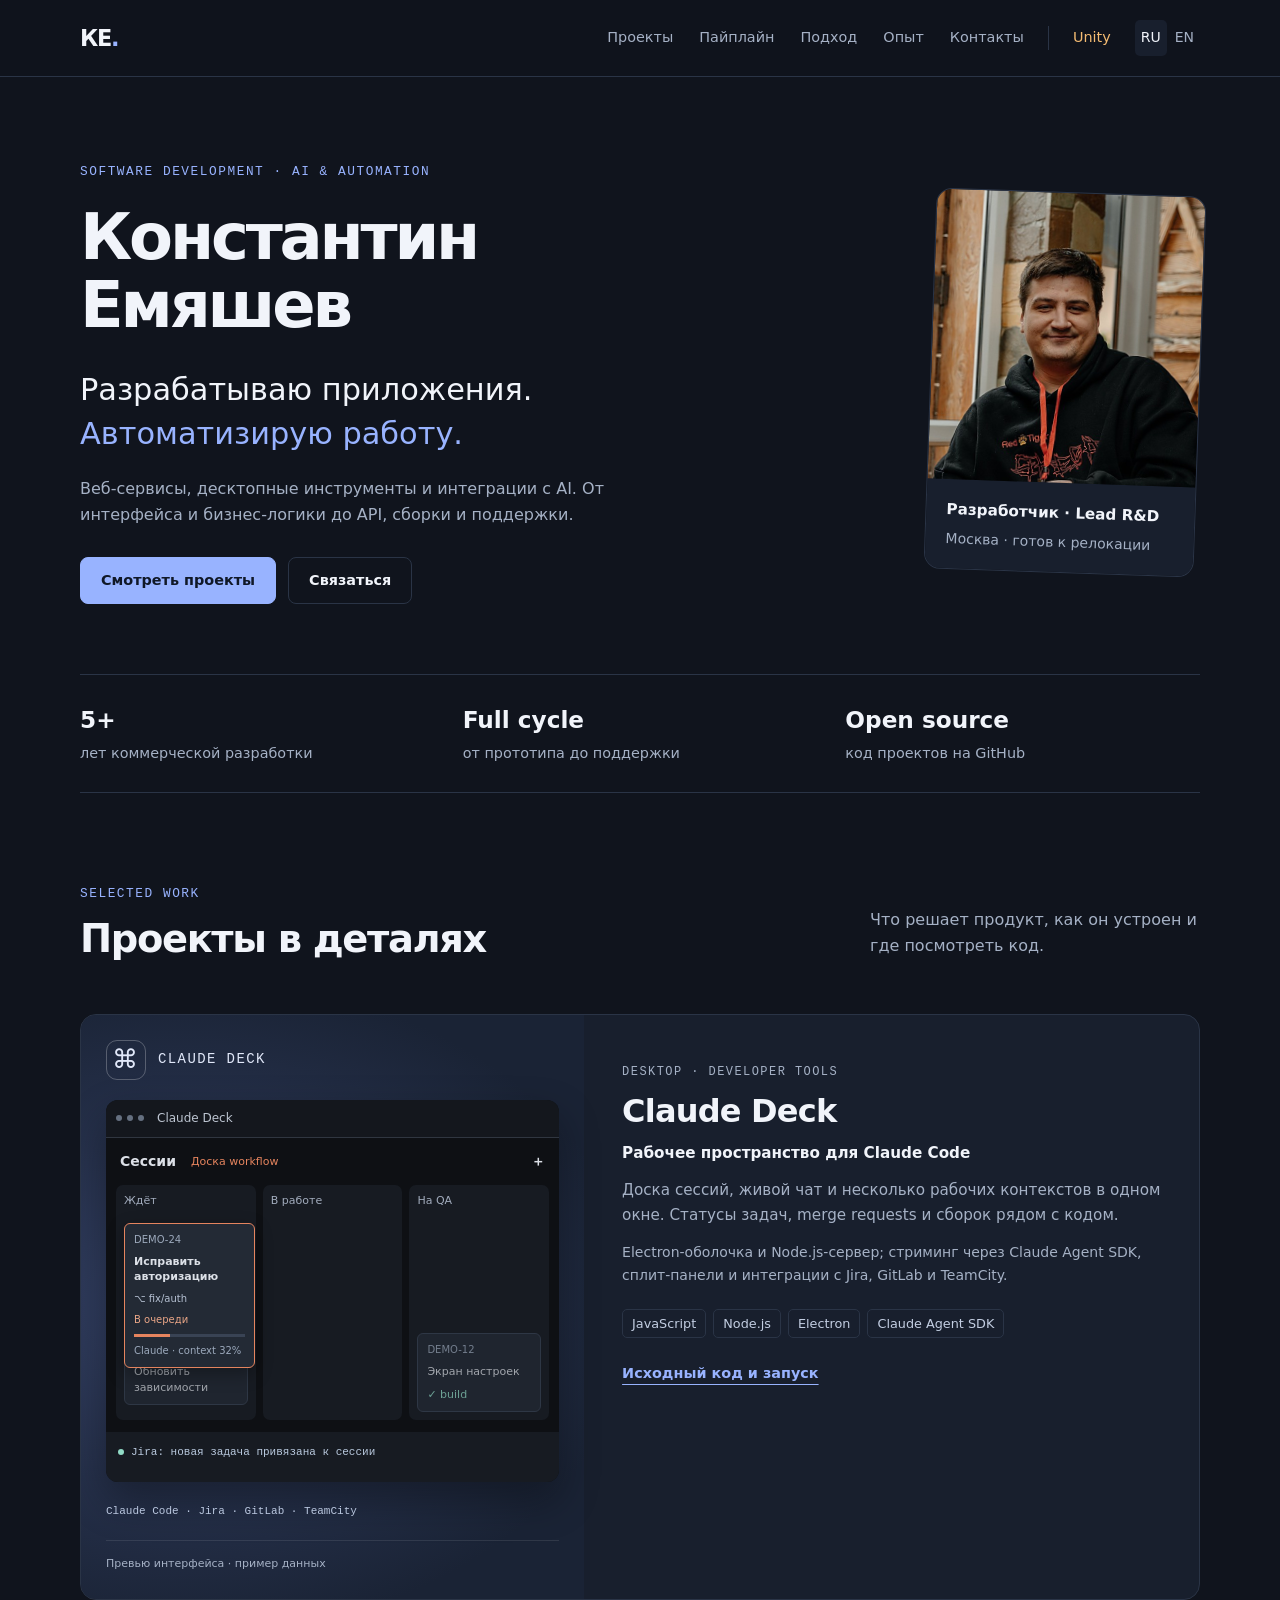
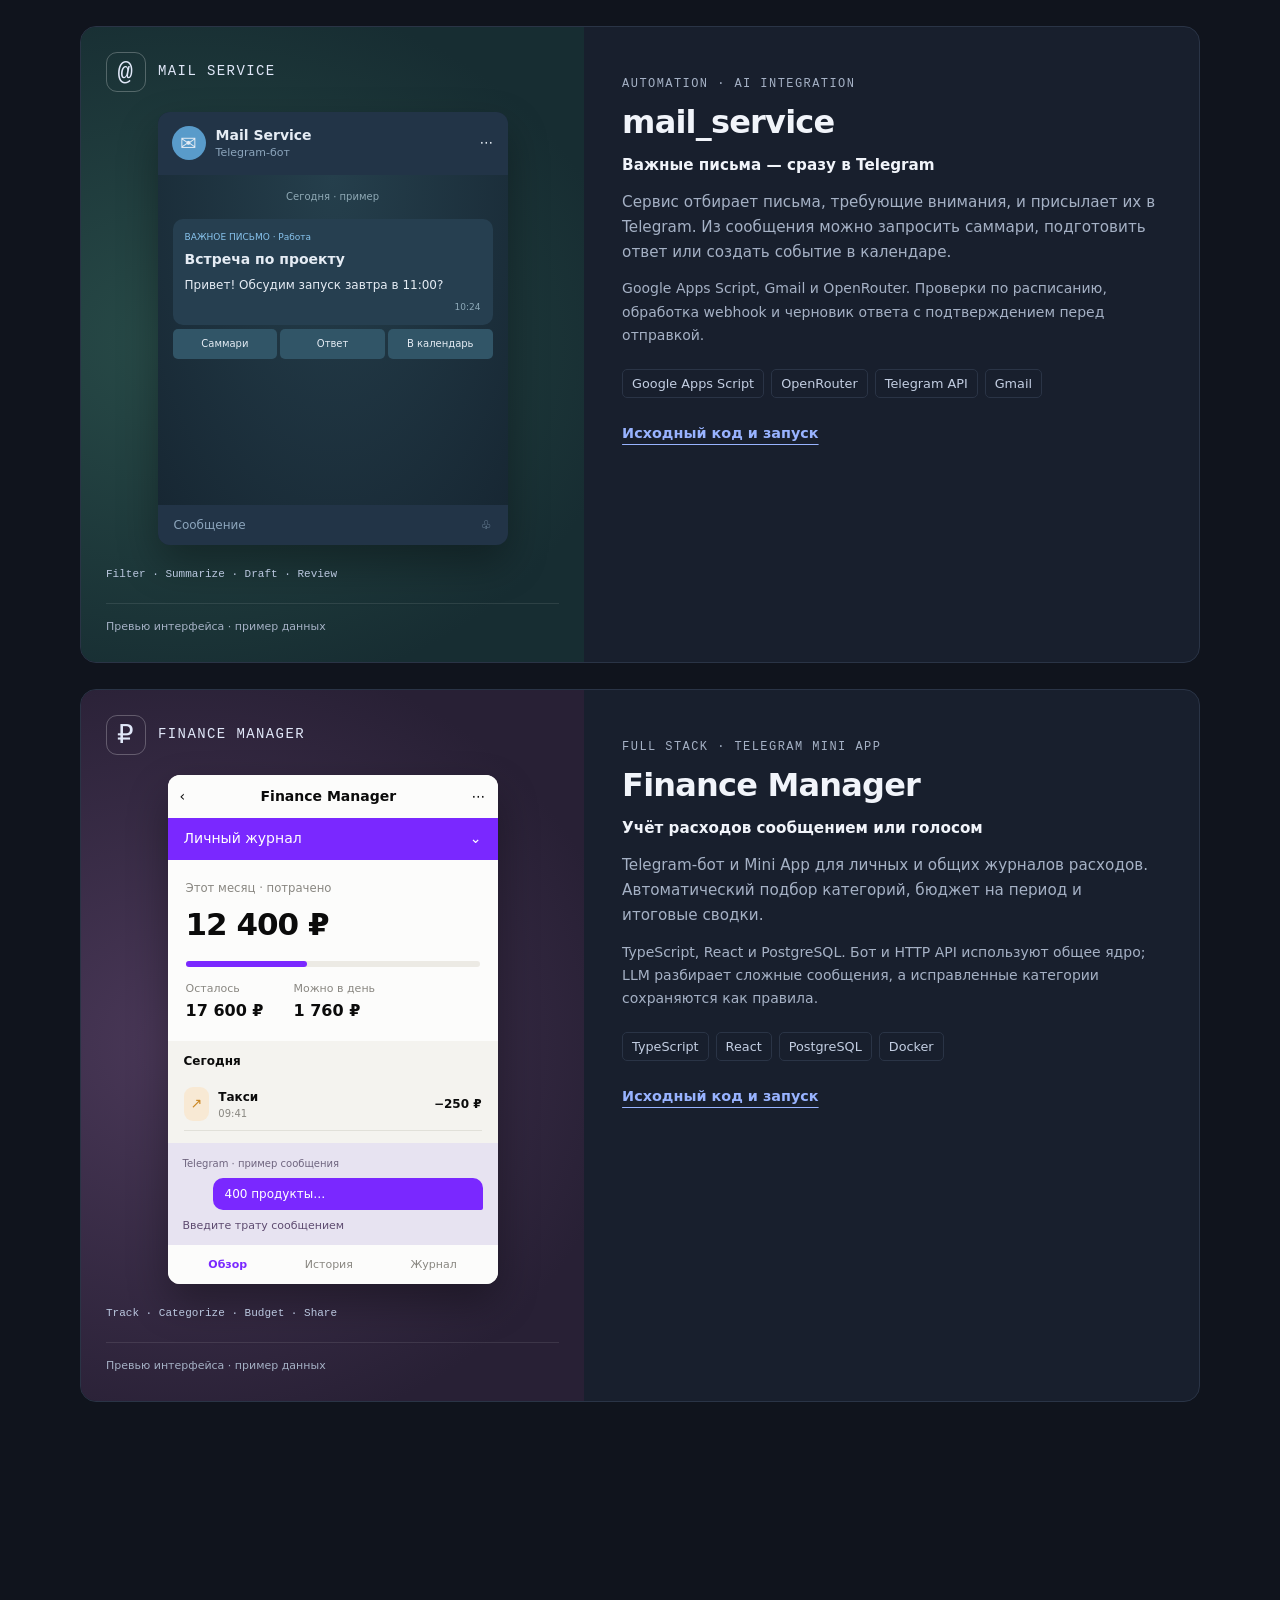
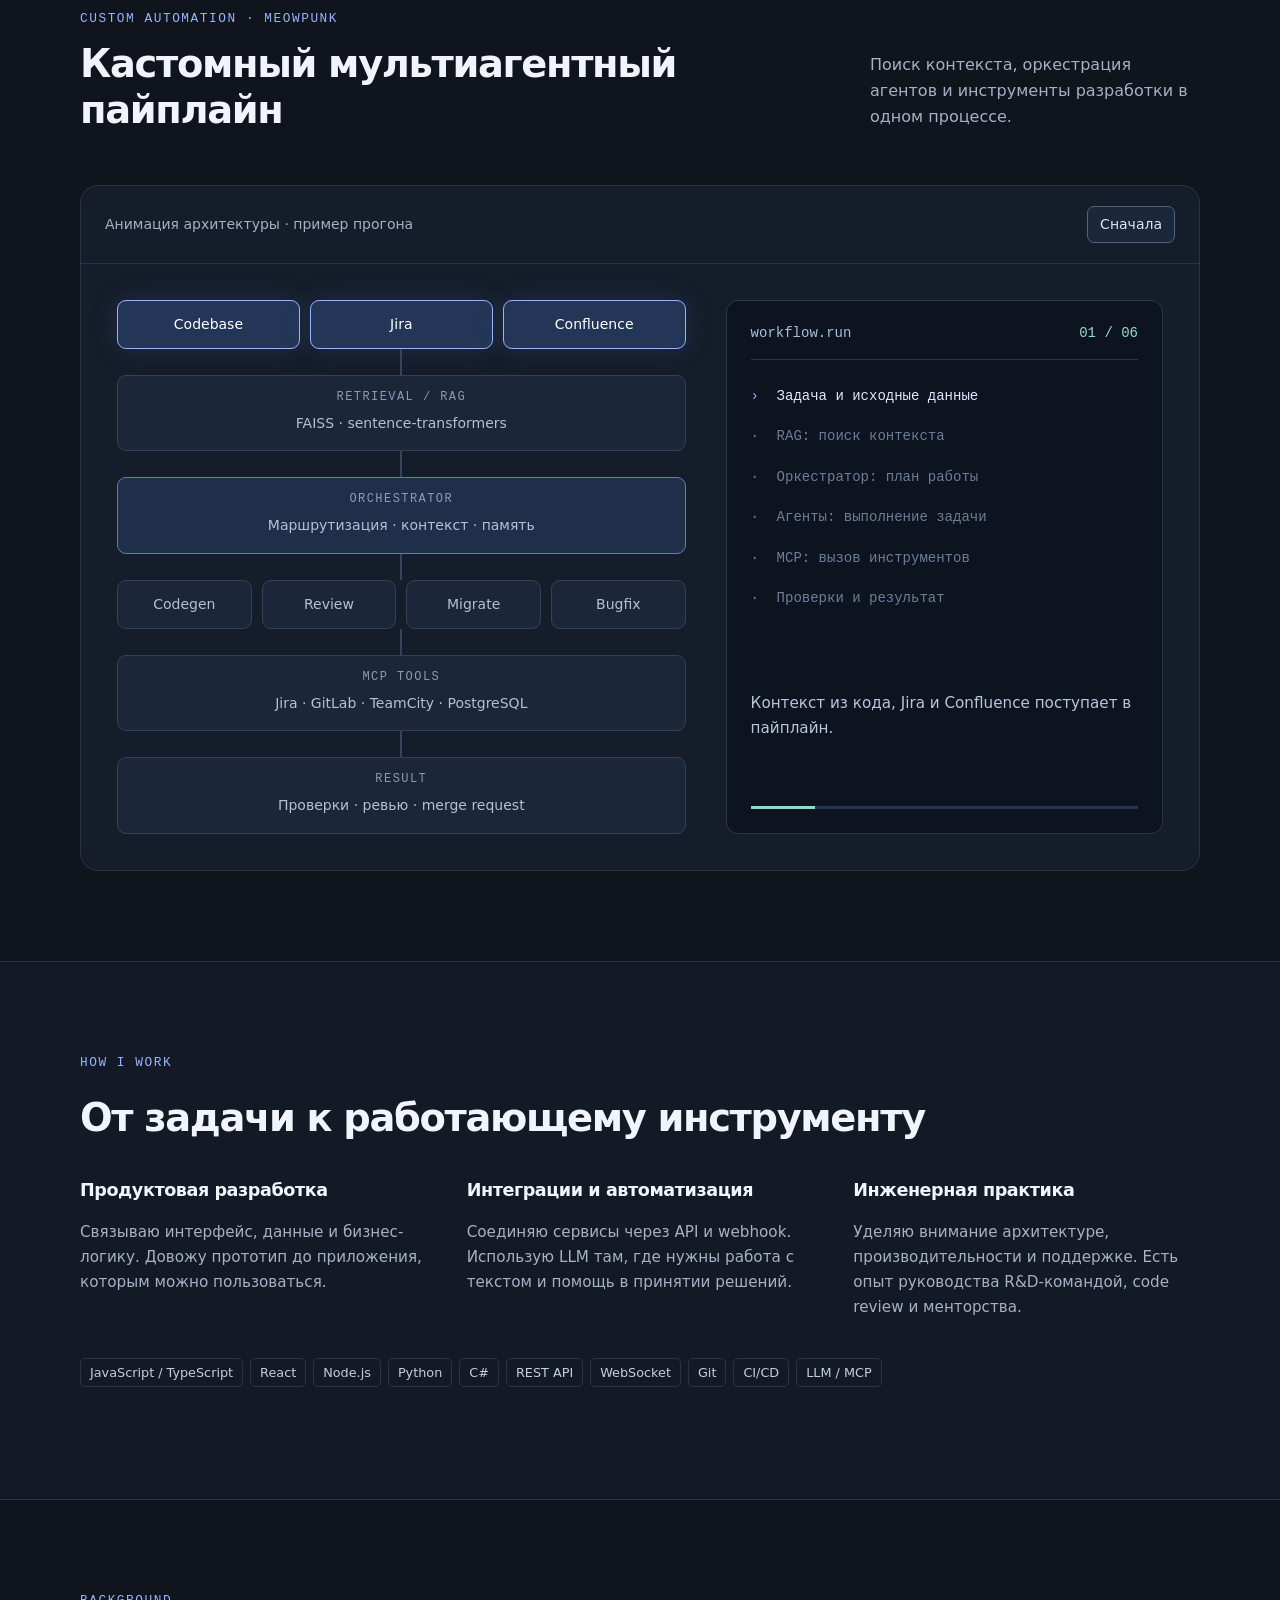
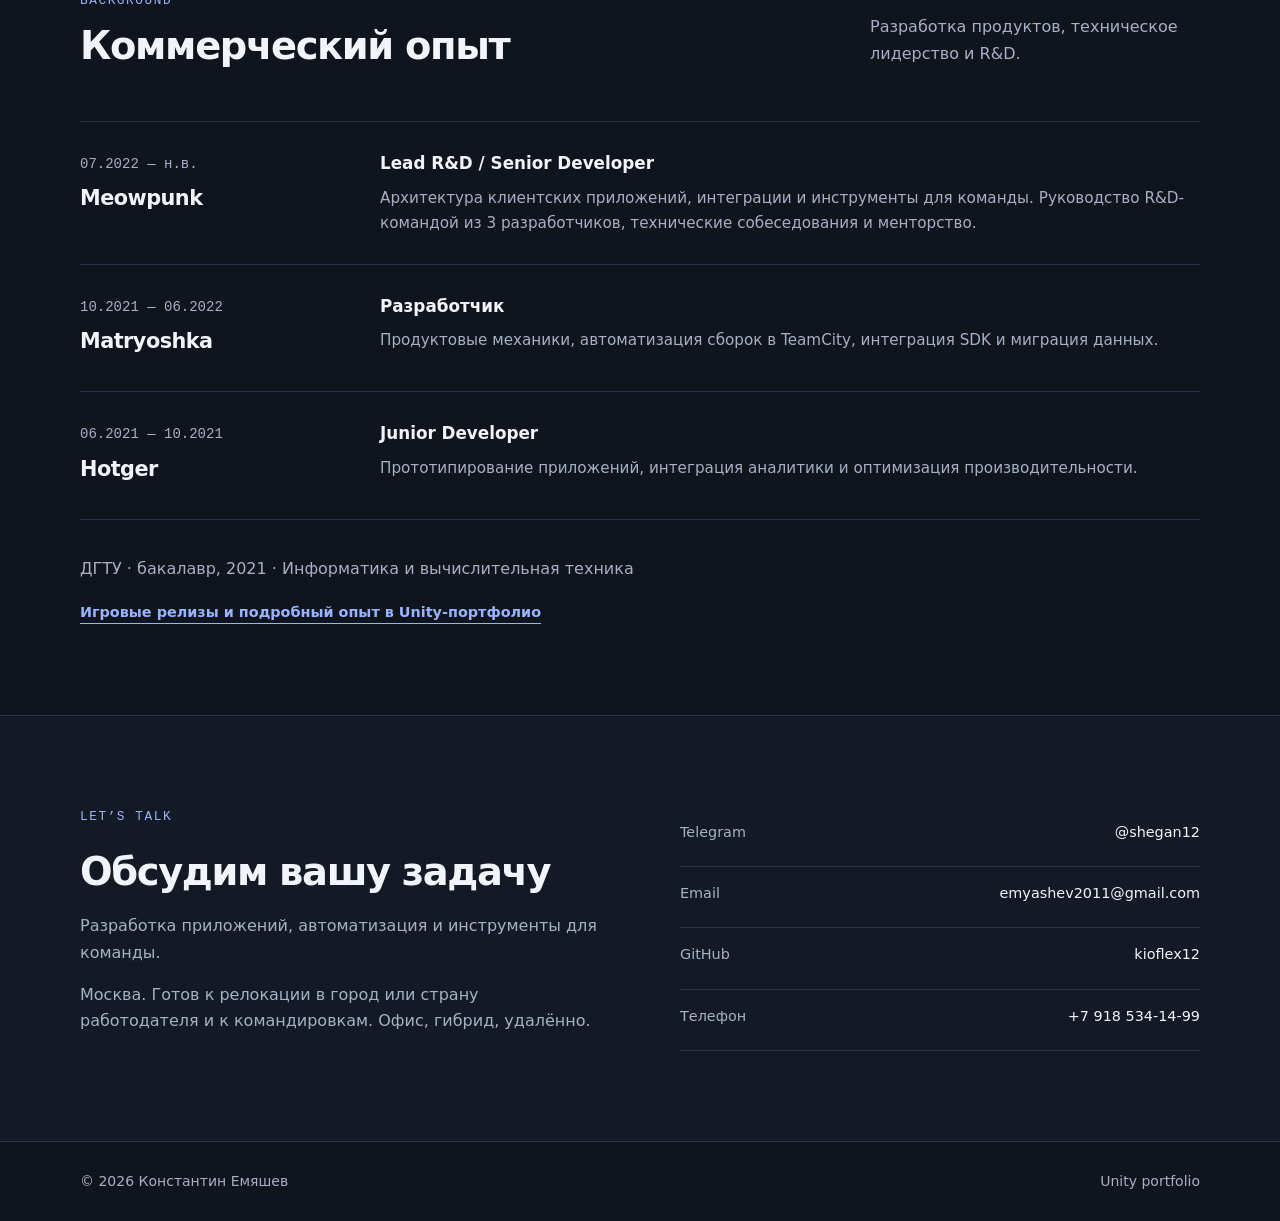
<file: index.html>
<!DOCTYPE html>
<html lang="ru">
<head>
<meta charset="utf-8">
<meta name="viewport" content="width=device-width, initial-scale=1">
<meta name="color-scheme" content="dark">
<meta name="theme-color" content="#0F1117">
<title>Константин Емяшев</title>
<meta http-equiv="refresh" content="0; url=ai.html">
<link rel="canonical" href="ai.html">
<style>html,body{margin:0;height:100%;background:#0F1117;color:#8892A4;font-family:system-ui,sans-serif;display:flex;align-items:center;justify-content:center}a{color:#6C8EF5}</style>
</head>
<body>
<p>Открываю резюме… <a href="ai.html">перейти вручную</a></p>
<script>location.replace('ai.html');</script>
</body>
</html>
</file>
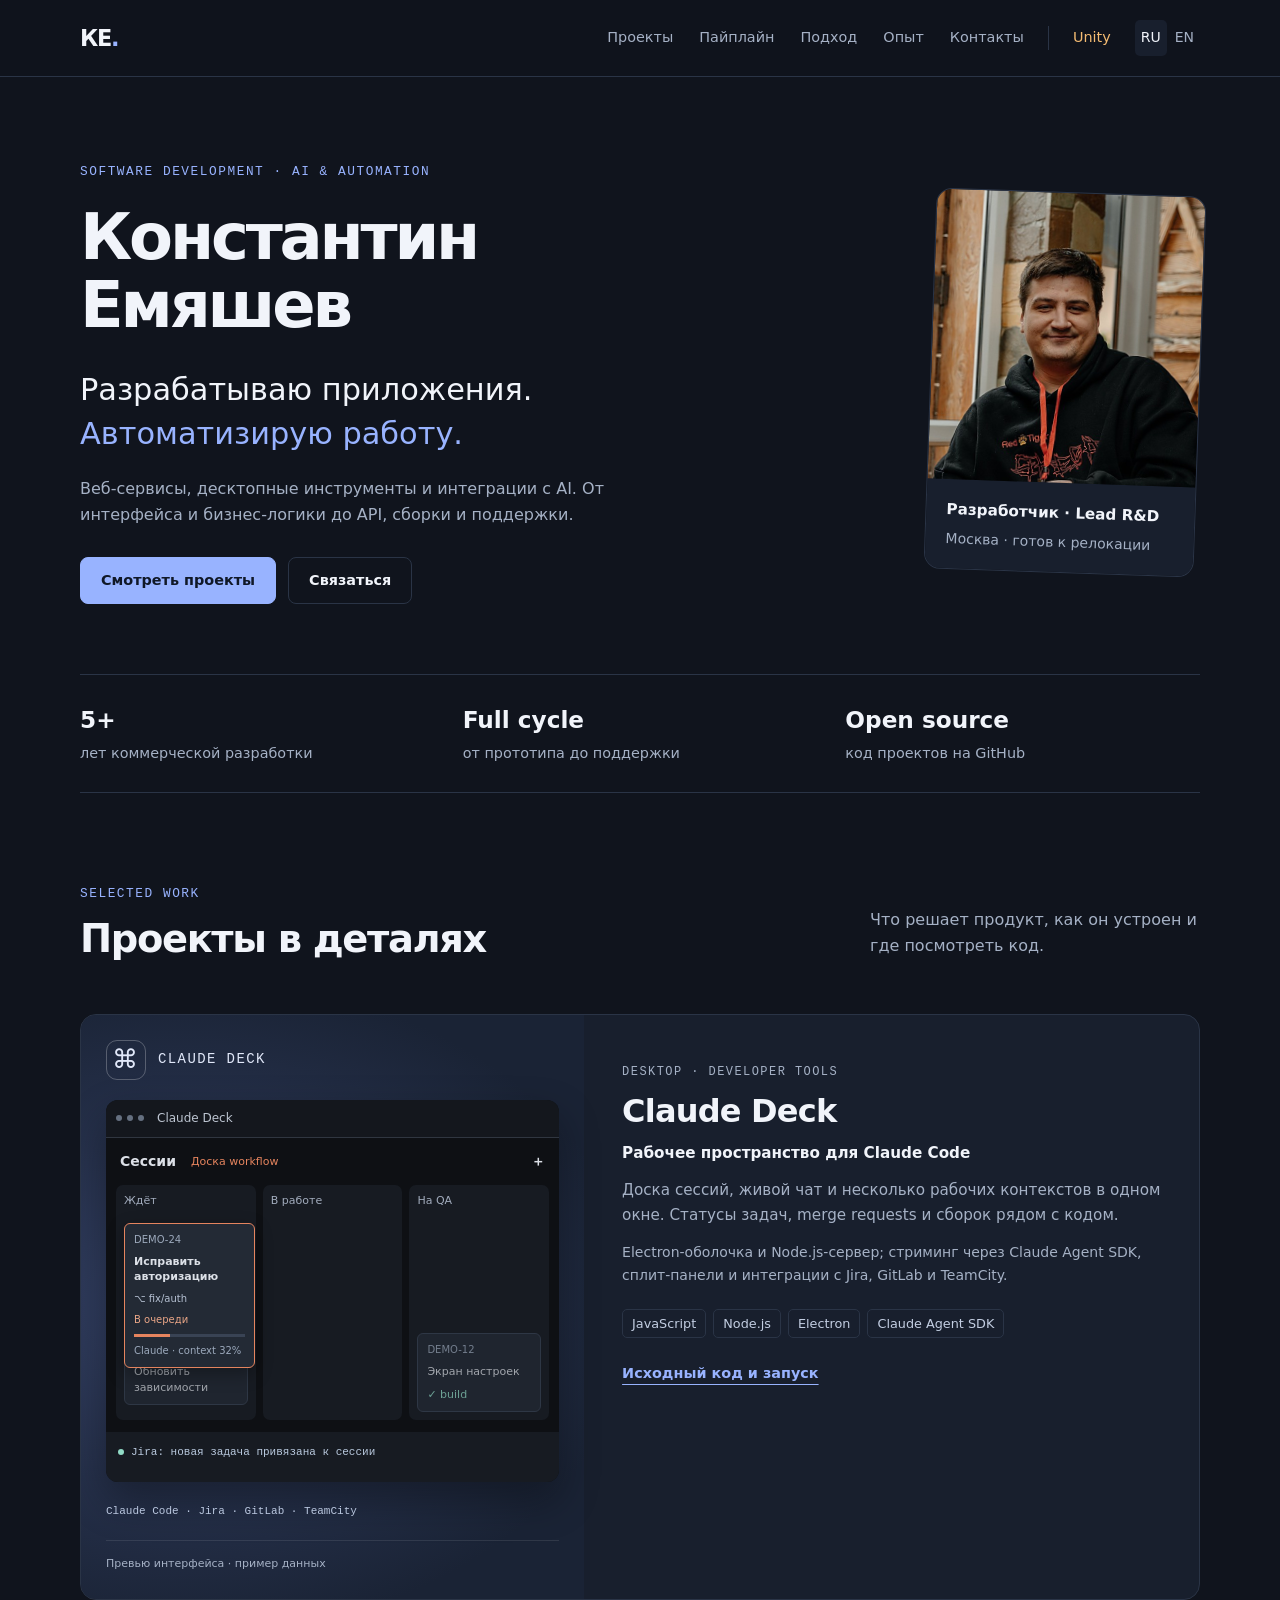
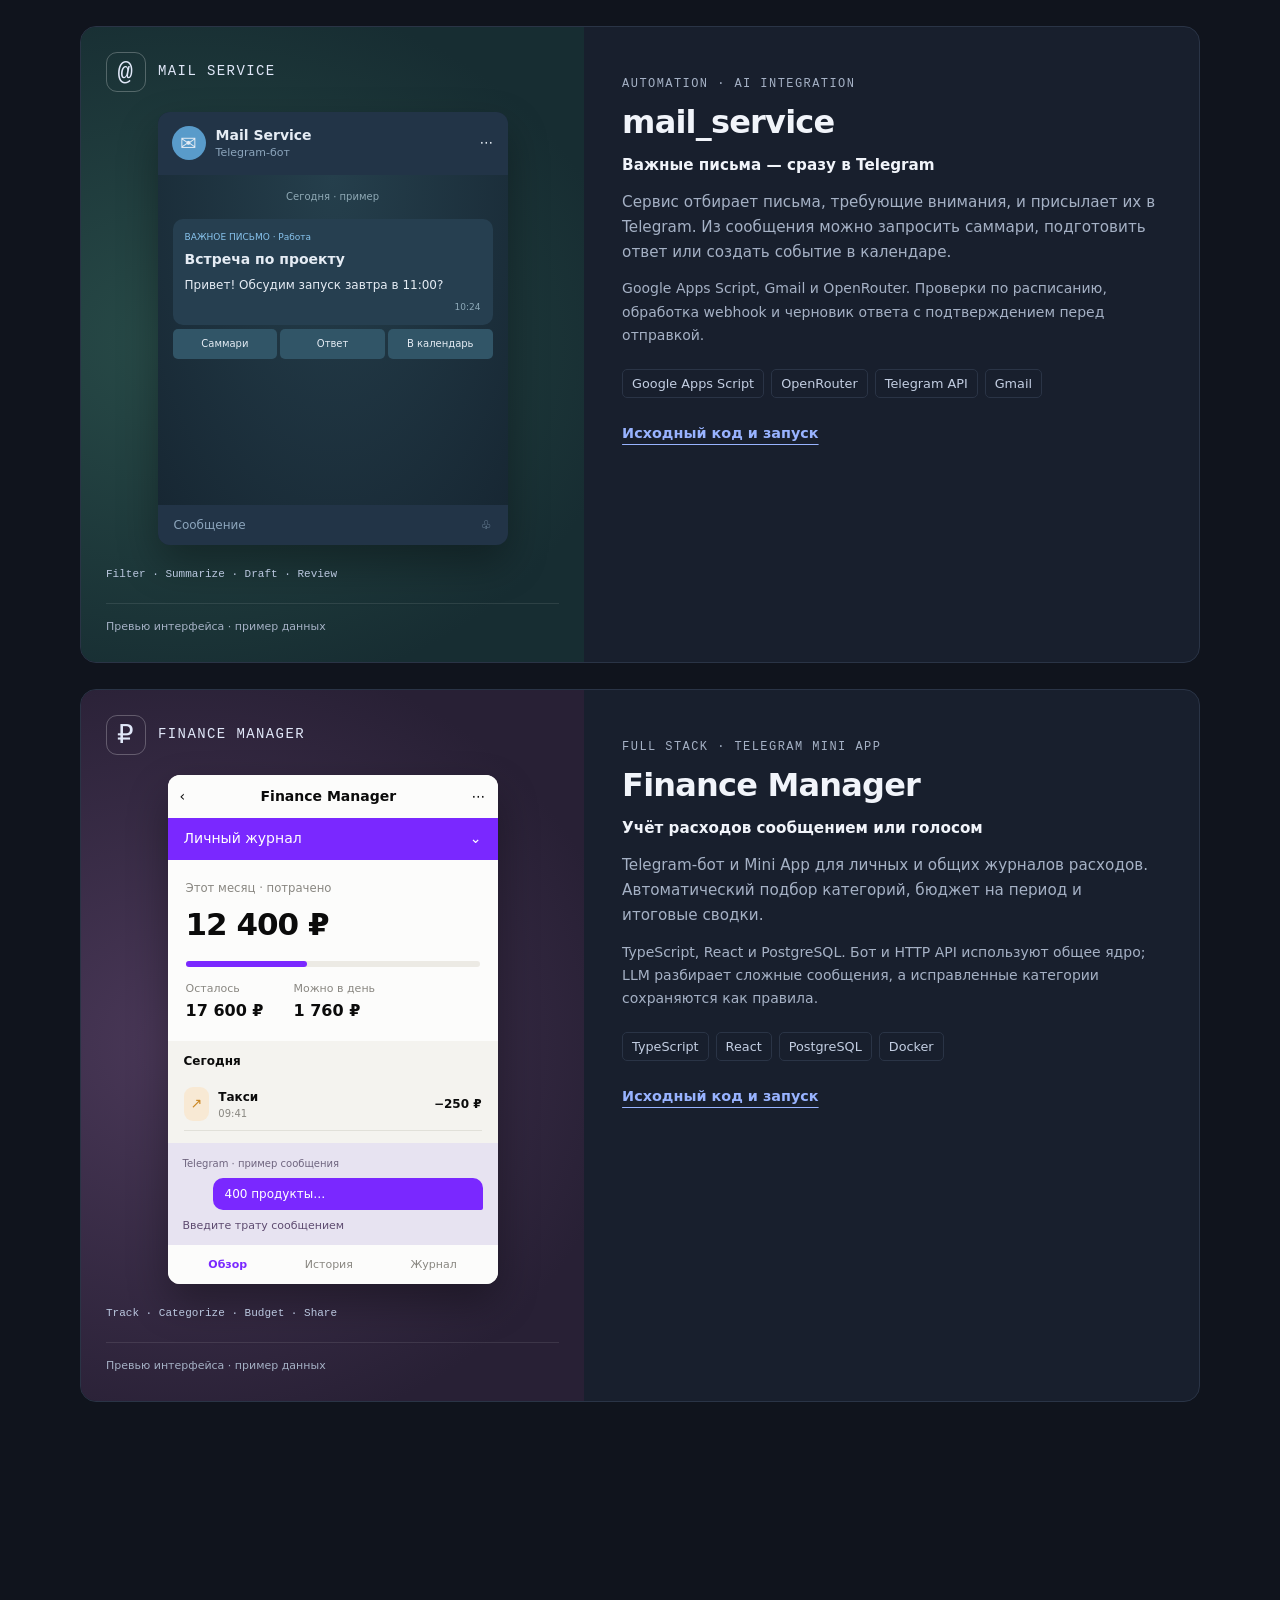
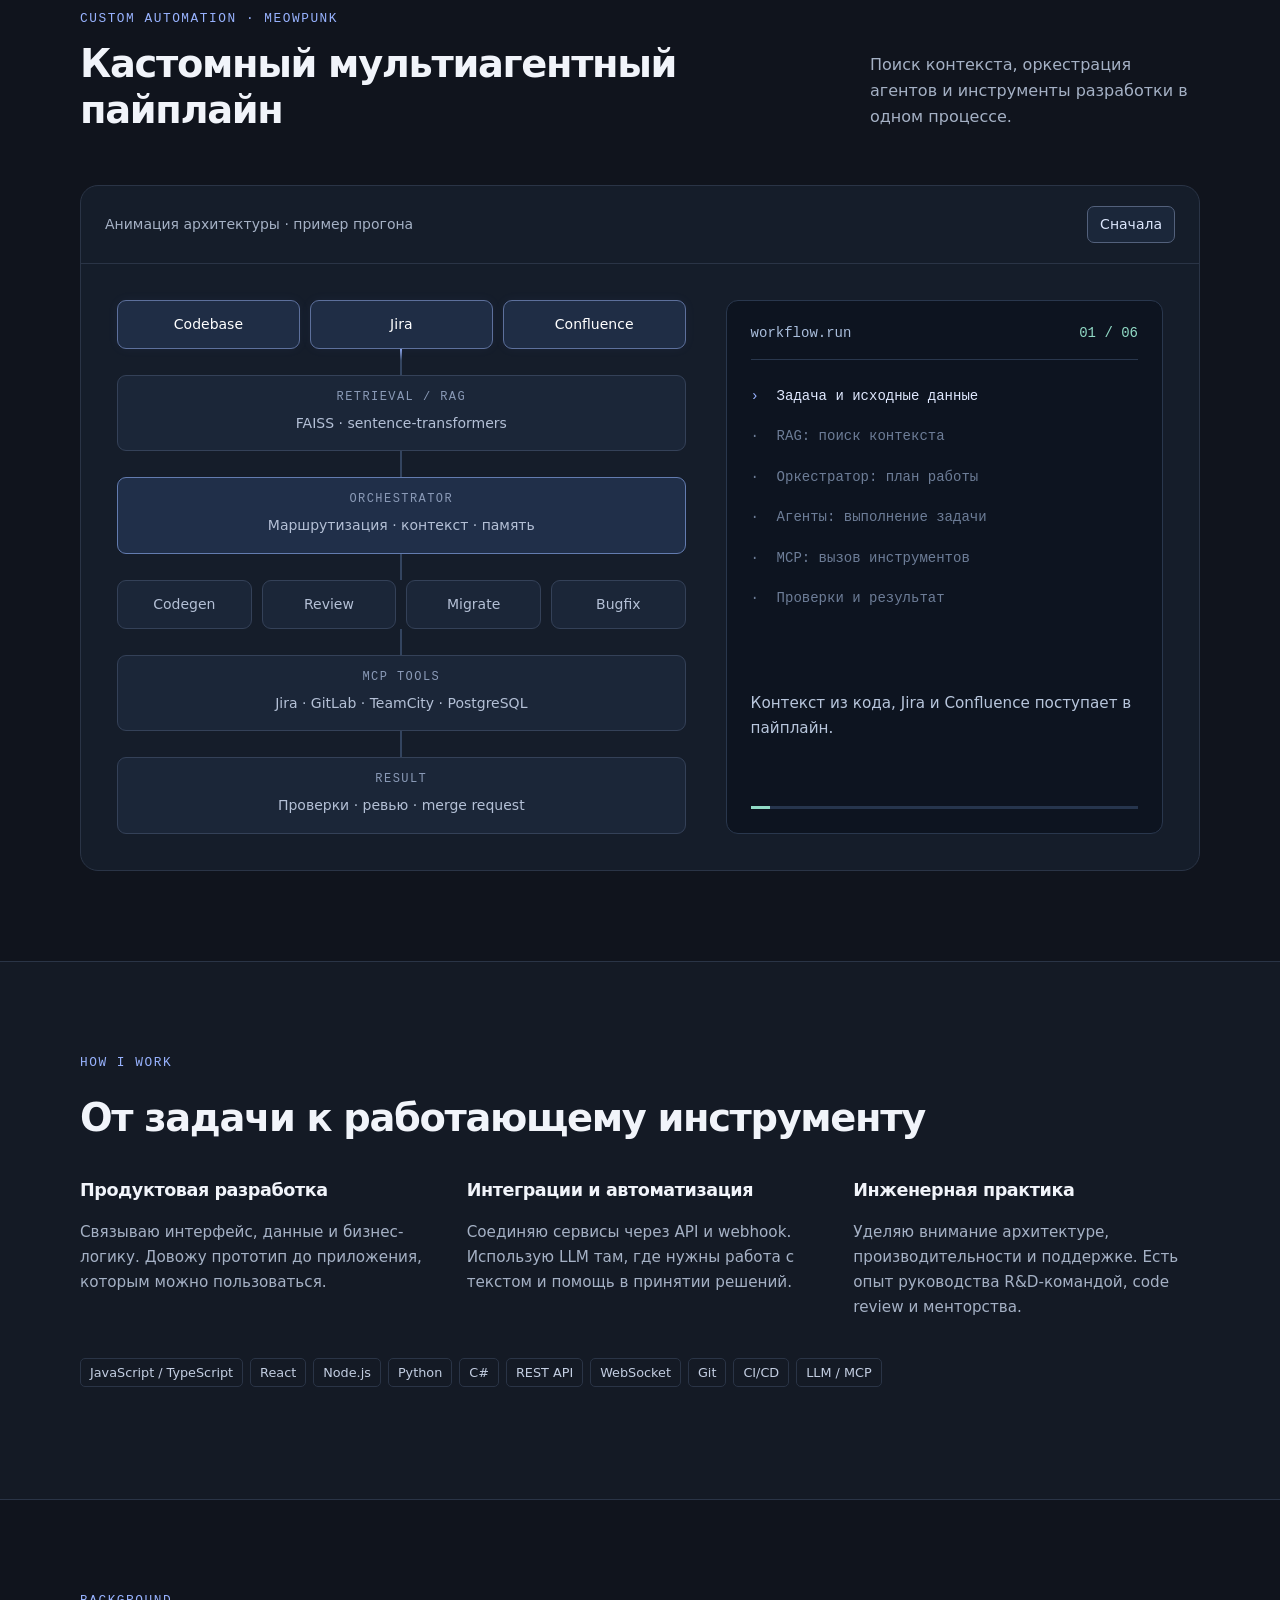
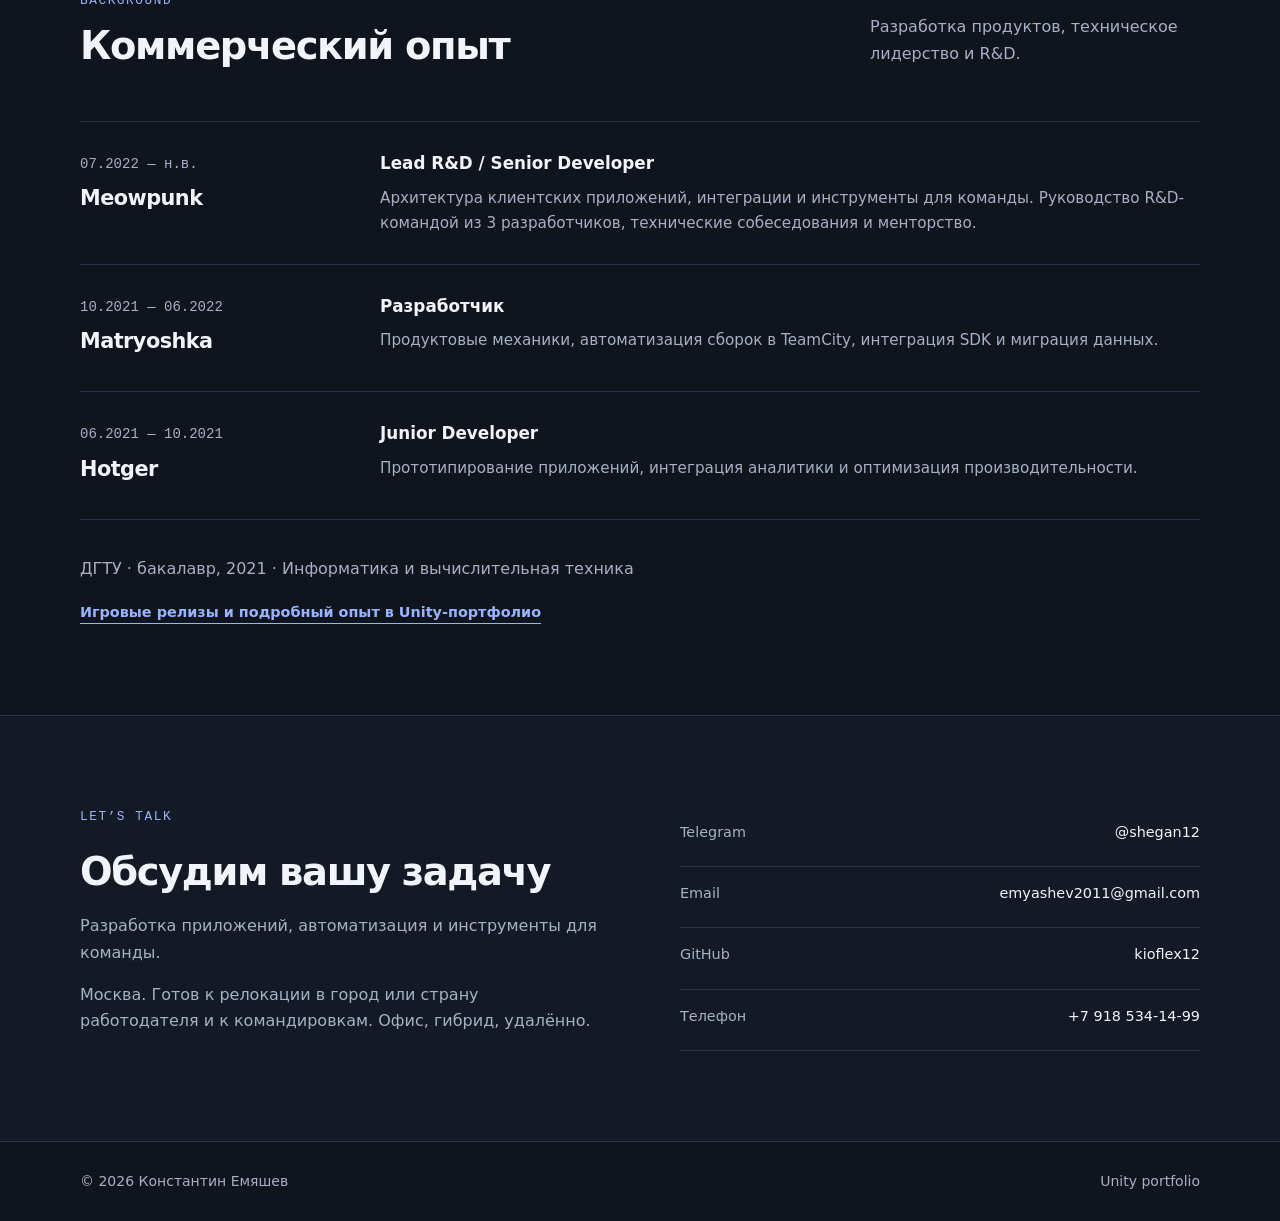
<file: ai/index.html>
<!doctype html><html lang="ru"><meta charset="utf-8"><meta name="viewport" content="width=device-width"><meta http-equiv="refresh" content="0;url=../ai.html"><title>Портфолио</title><link rel="canonical" href="https://kioflex12.github.io/ai.html"><p><a href="../ai.html">Открыть портфолио</a></p></html>
</file>
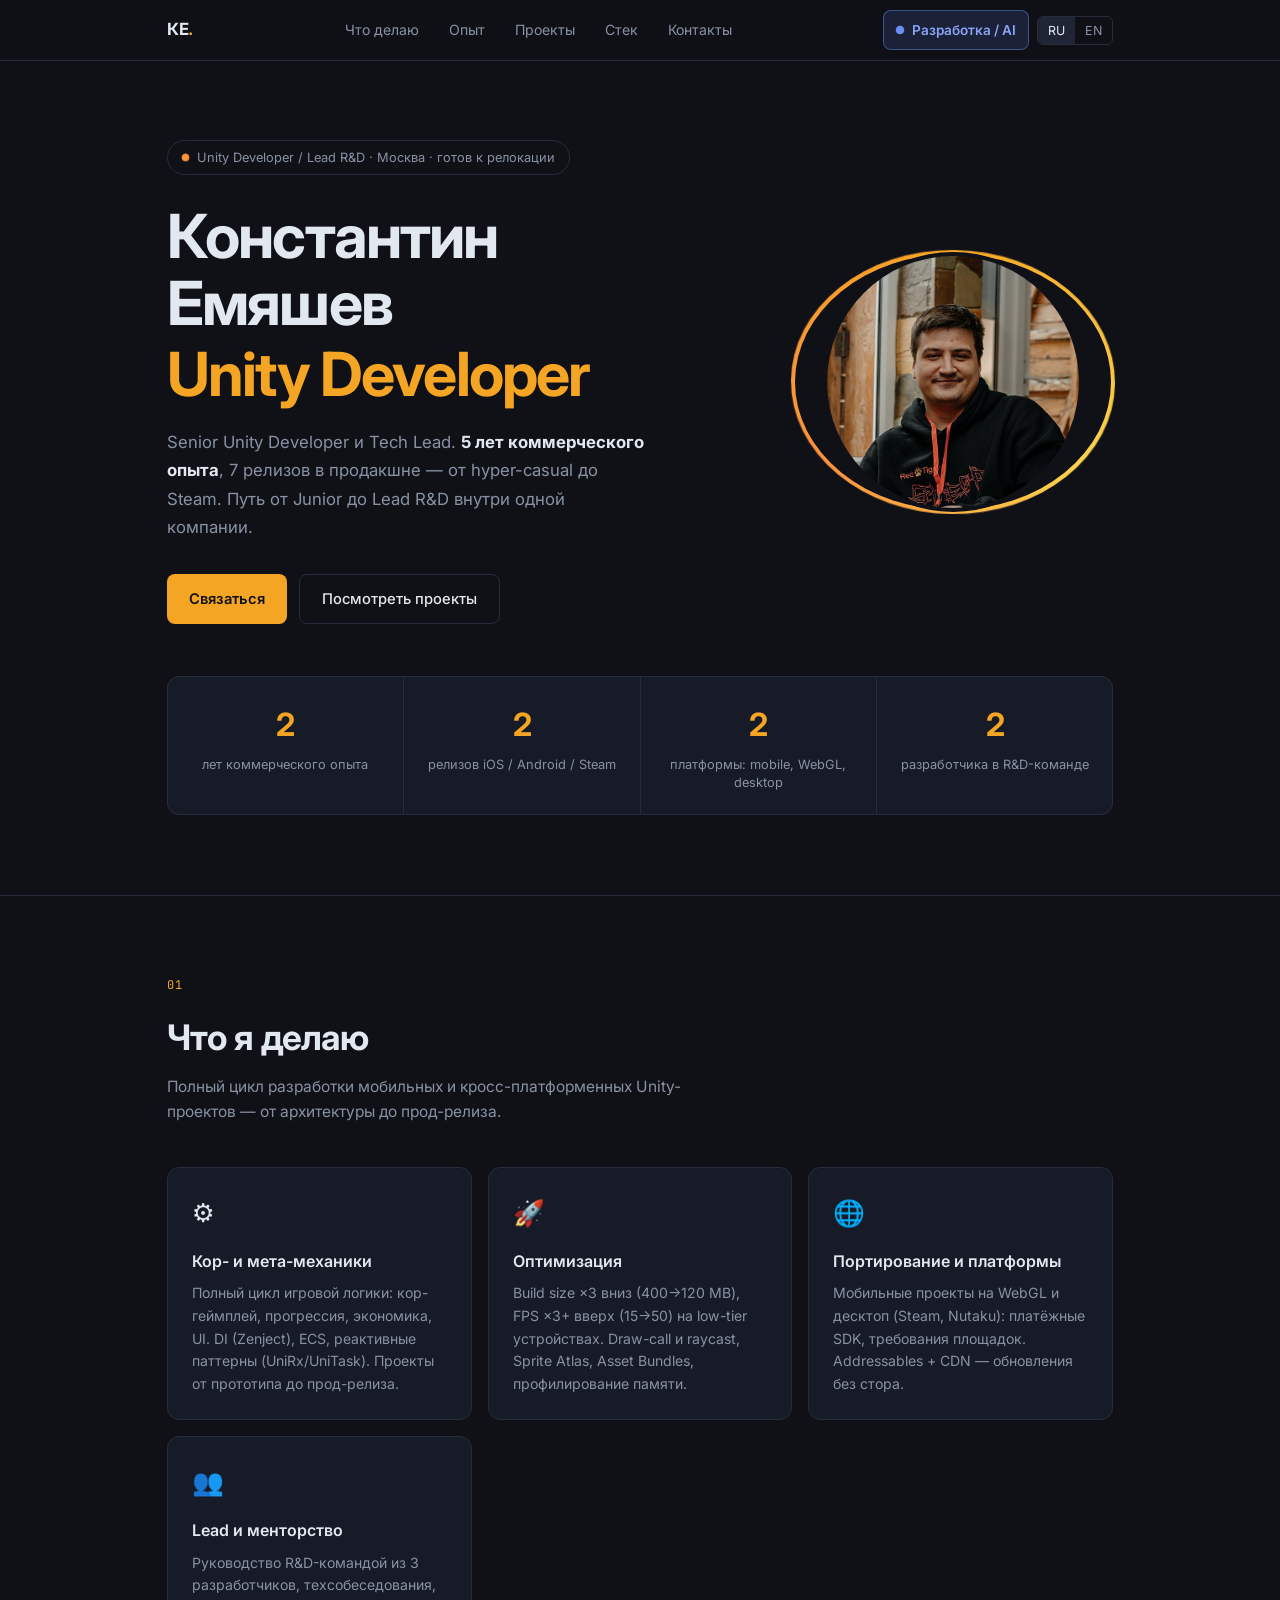
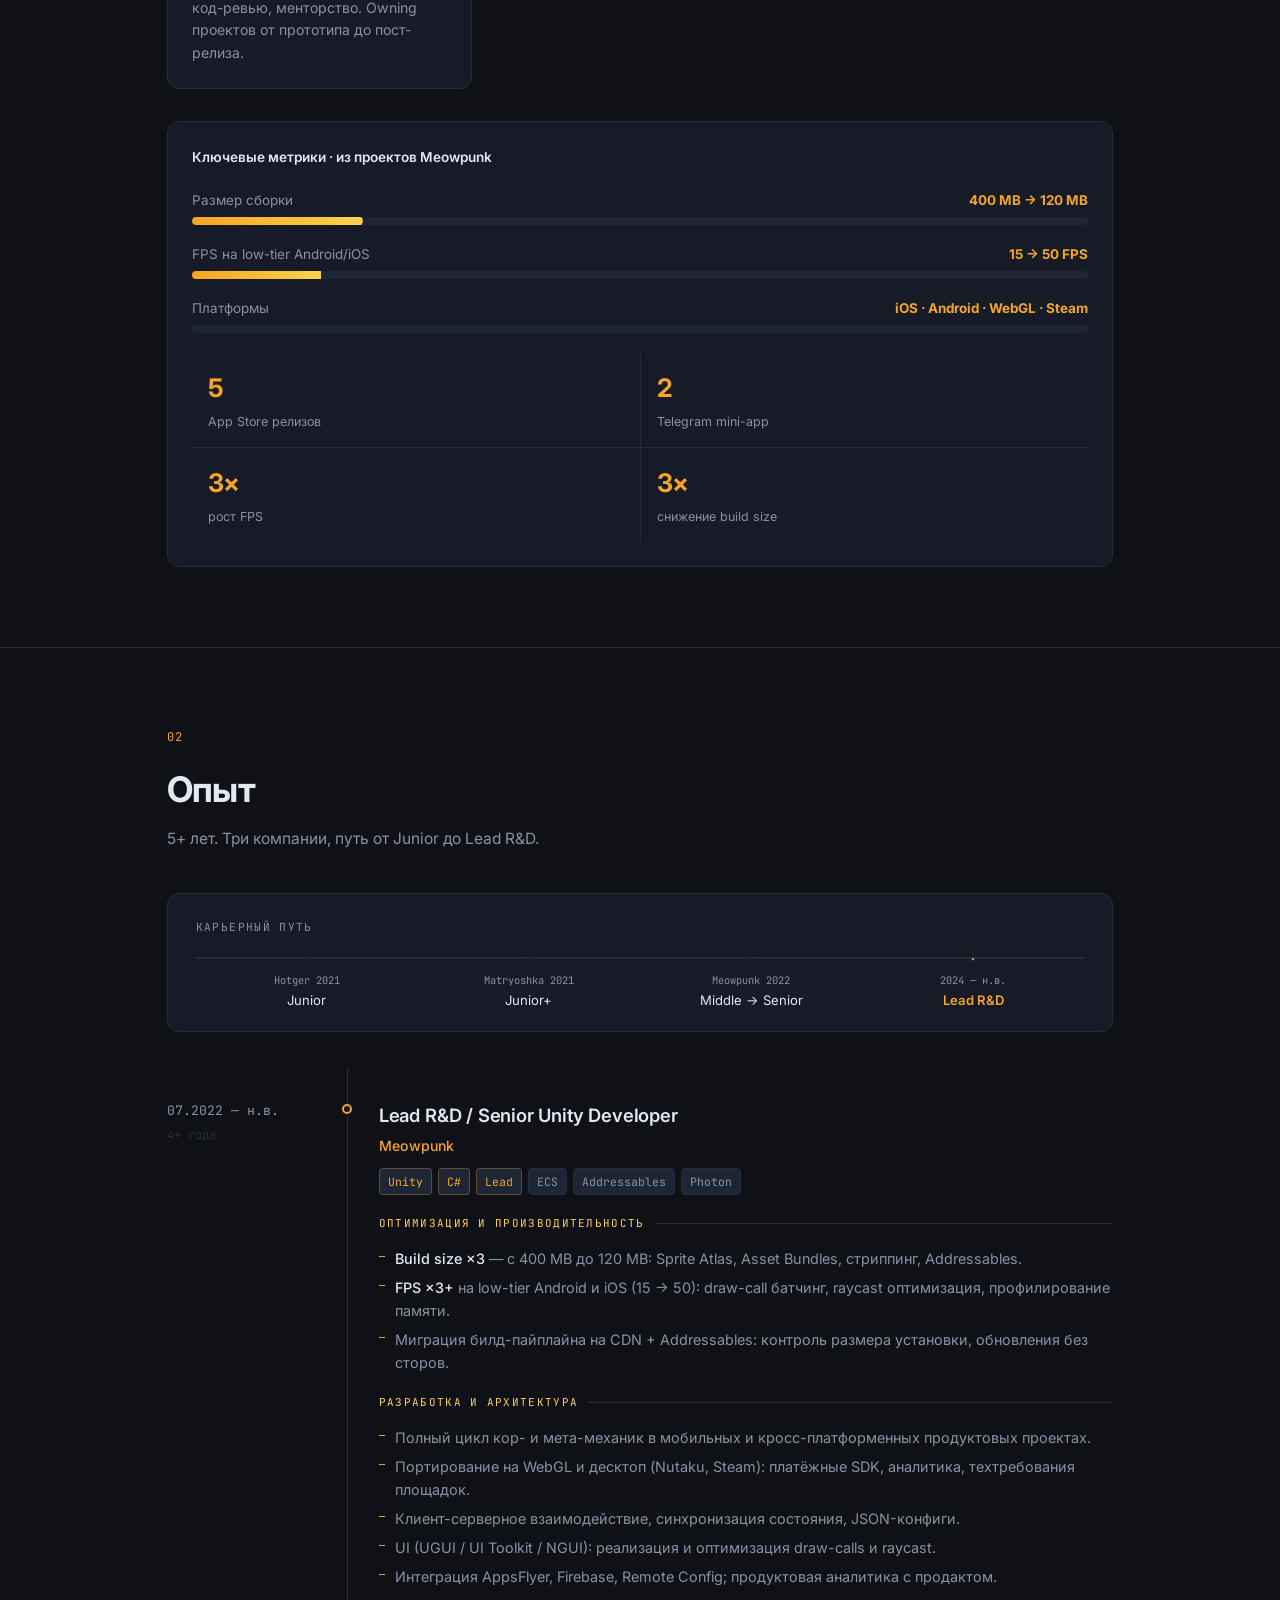
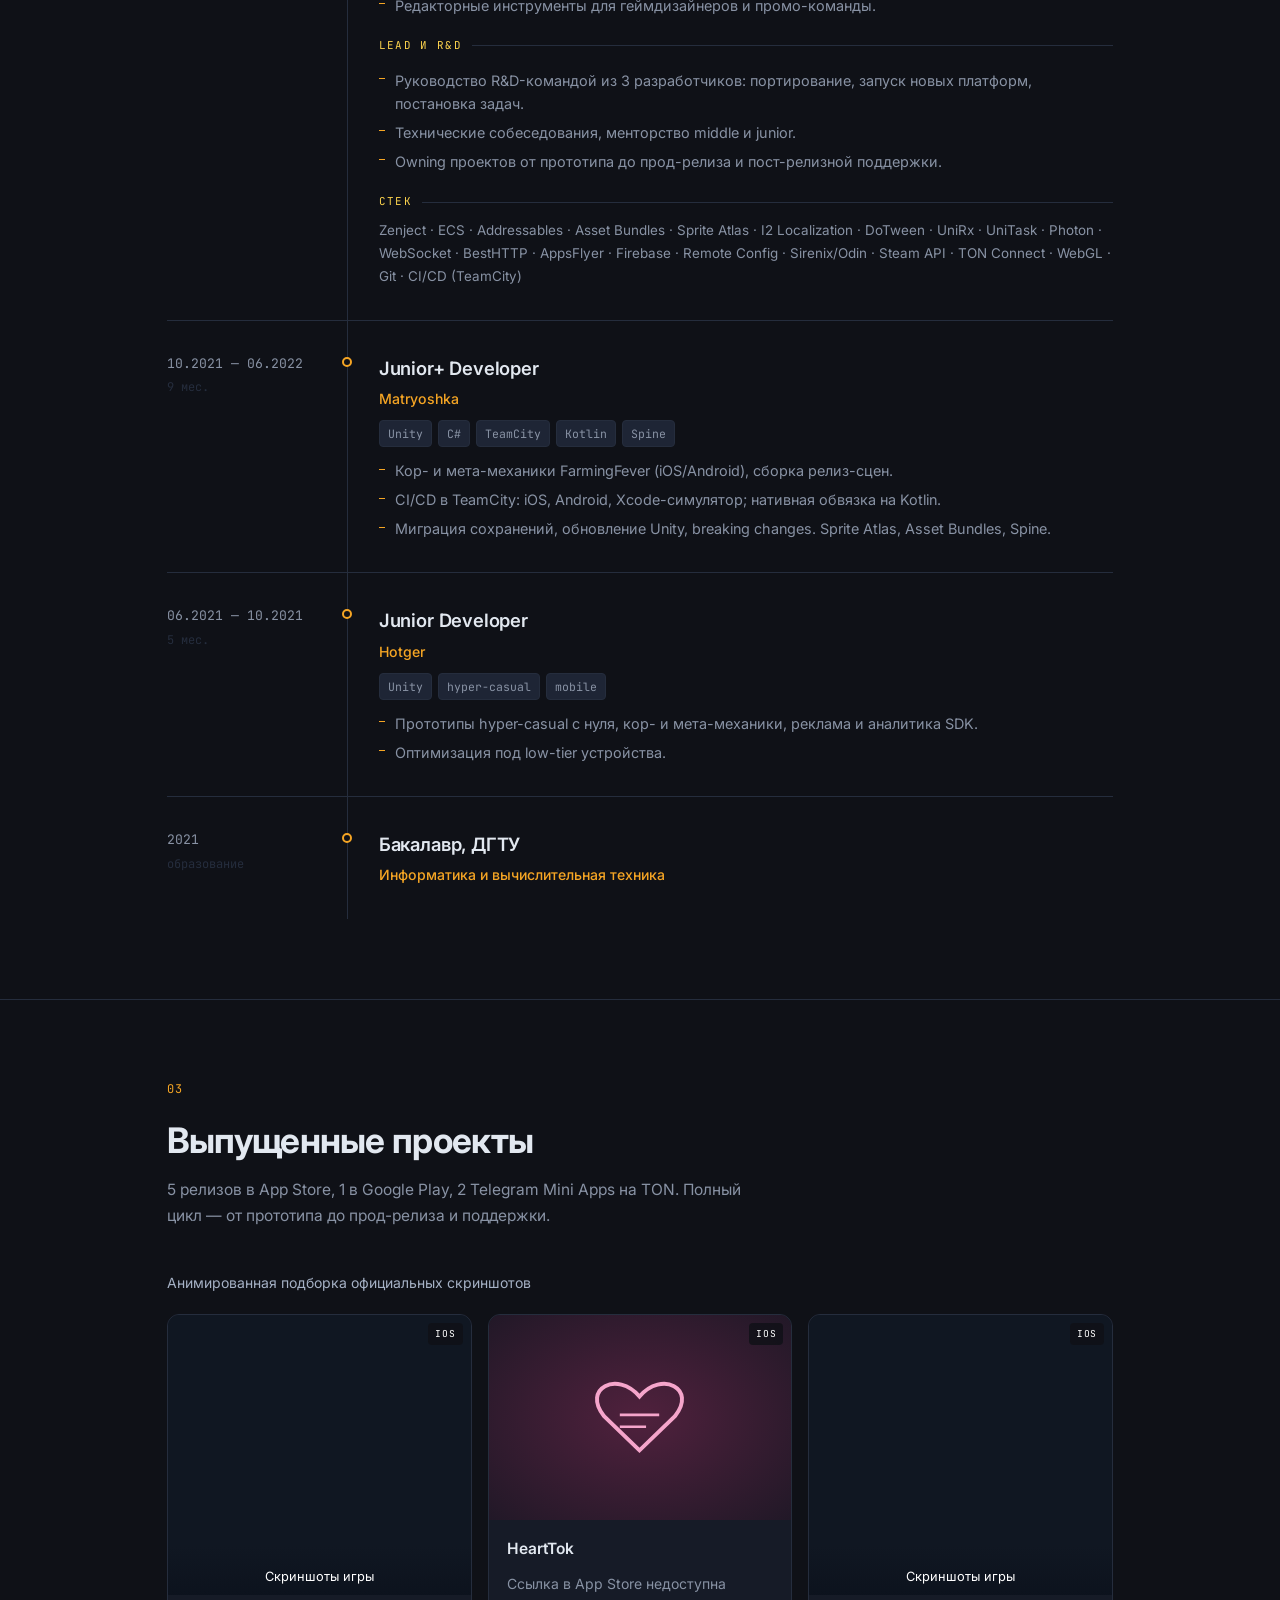
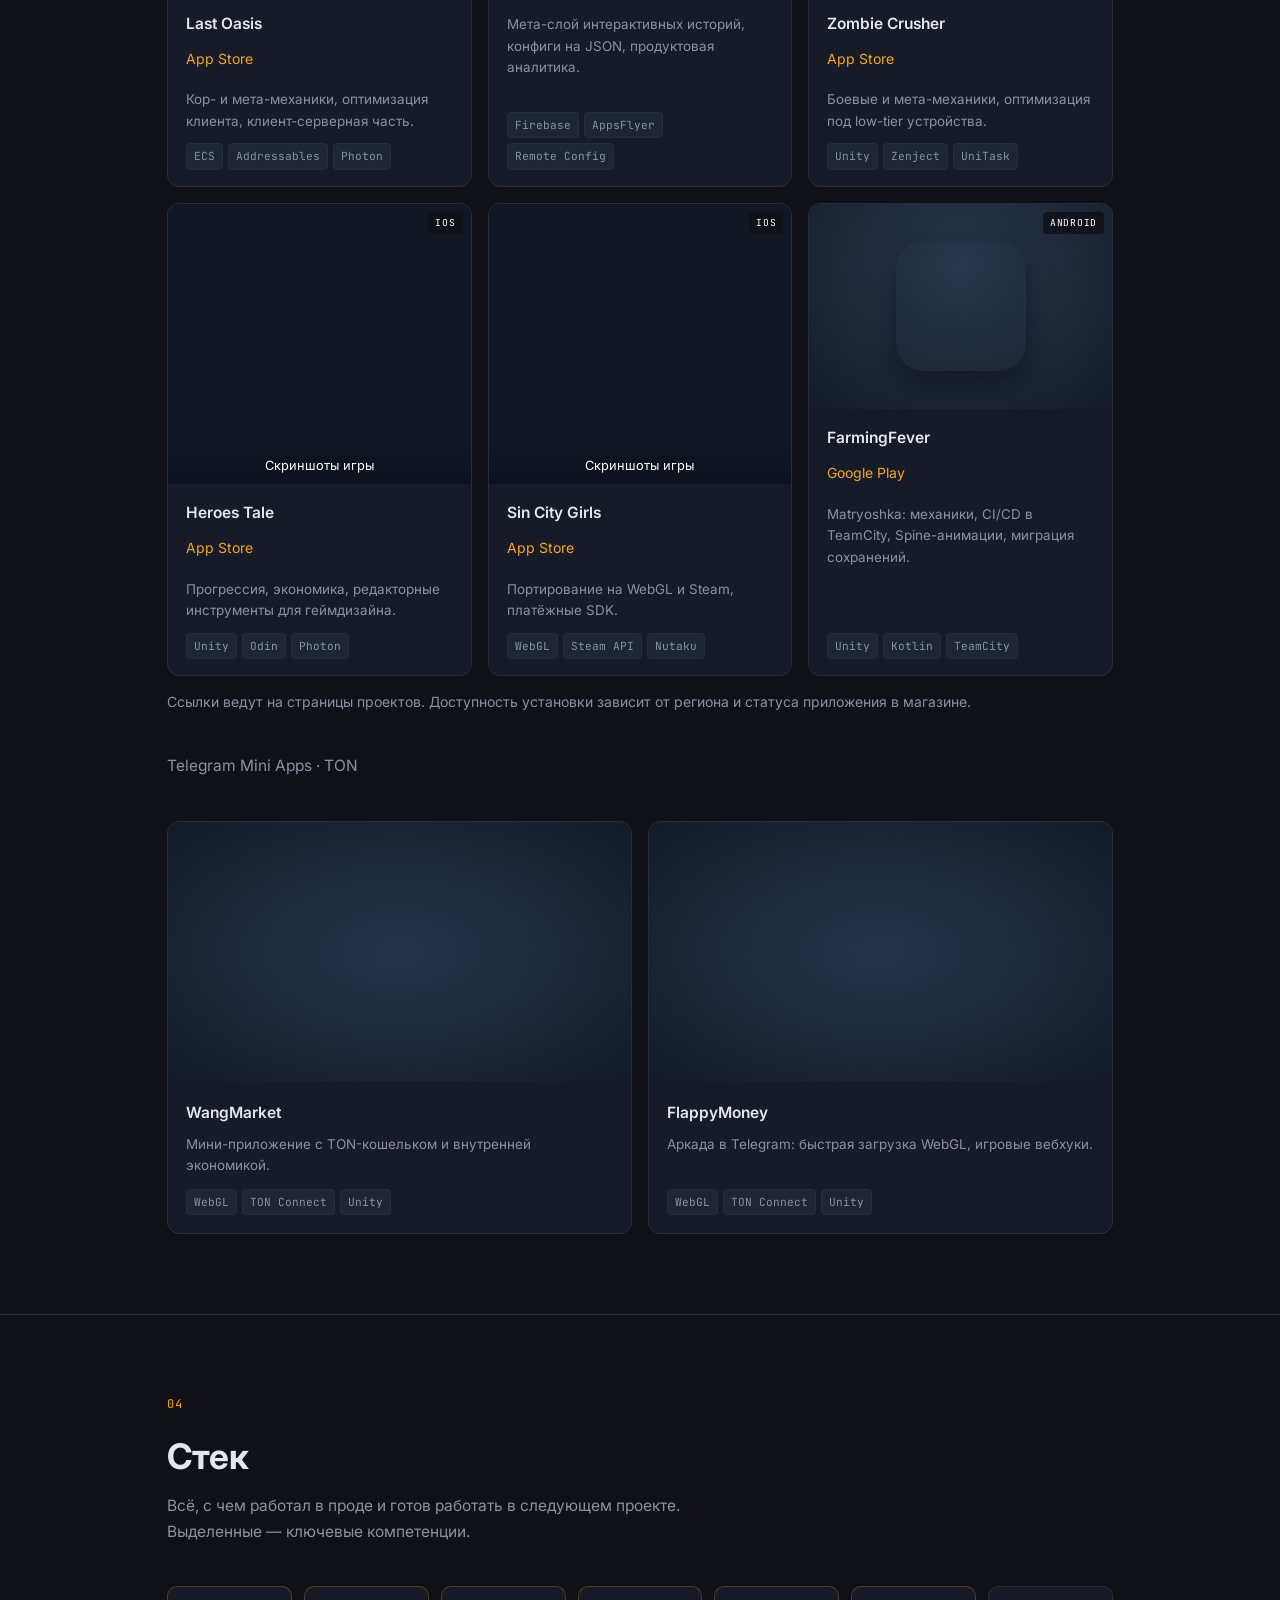
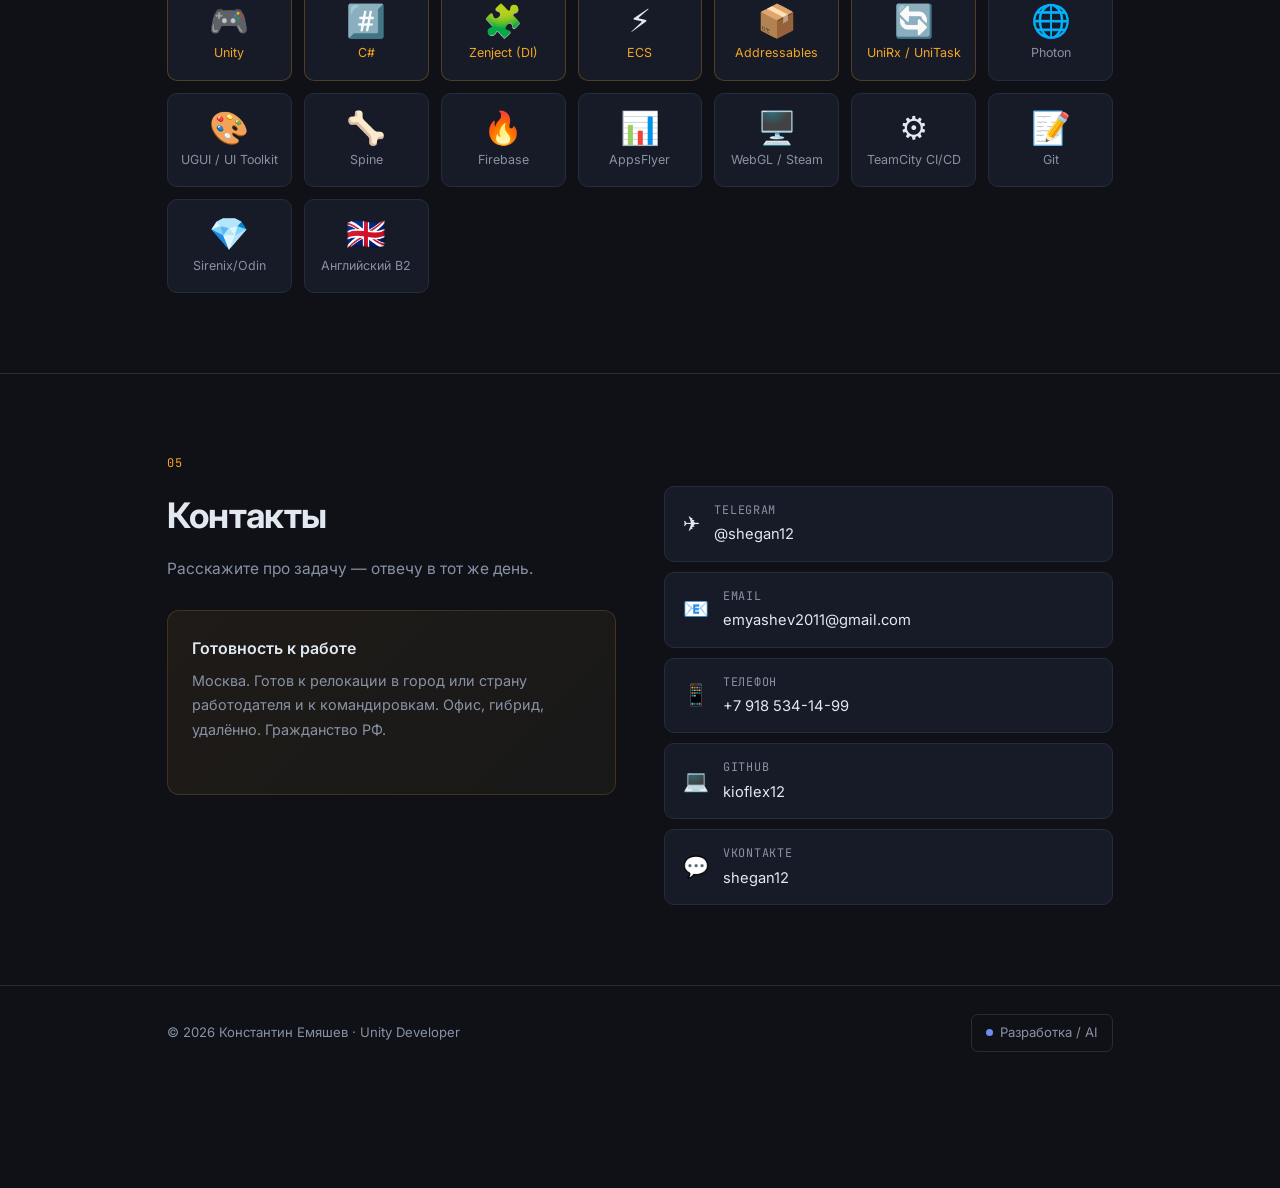
<file: unity/index.html>
<!doctype html><html lang="ru"><meta charset="utf-8"><meta name="viewport" content="width=device-width"><meta http-equiv="refresh" content="0;url=../unity.html"><title>Портфолио</title><link rel="canonical" href="https://kioflex12.github.io/unity.html"><p><a href="../unity.html">Открыть портфолио</a></p></html>
</file>
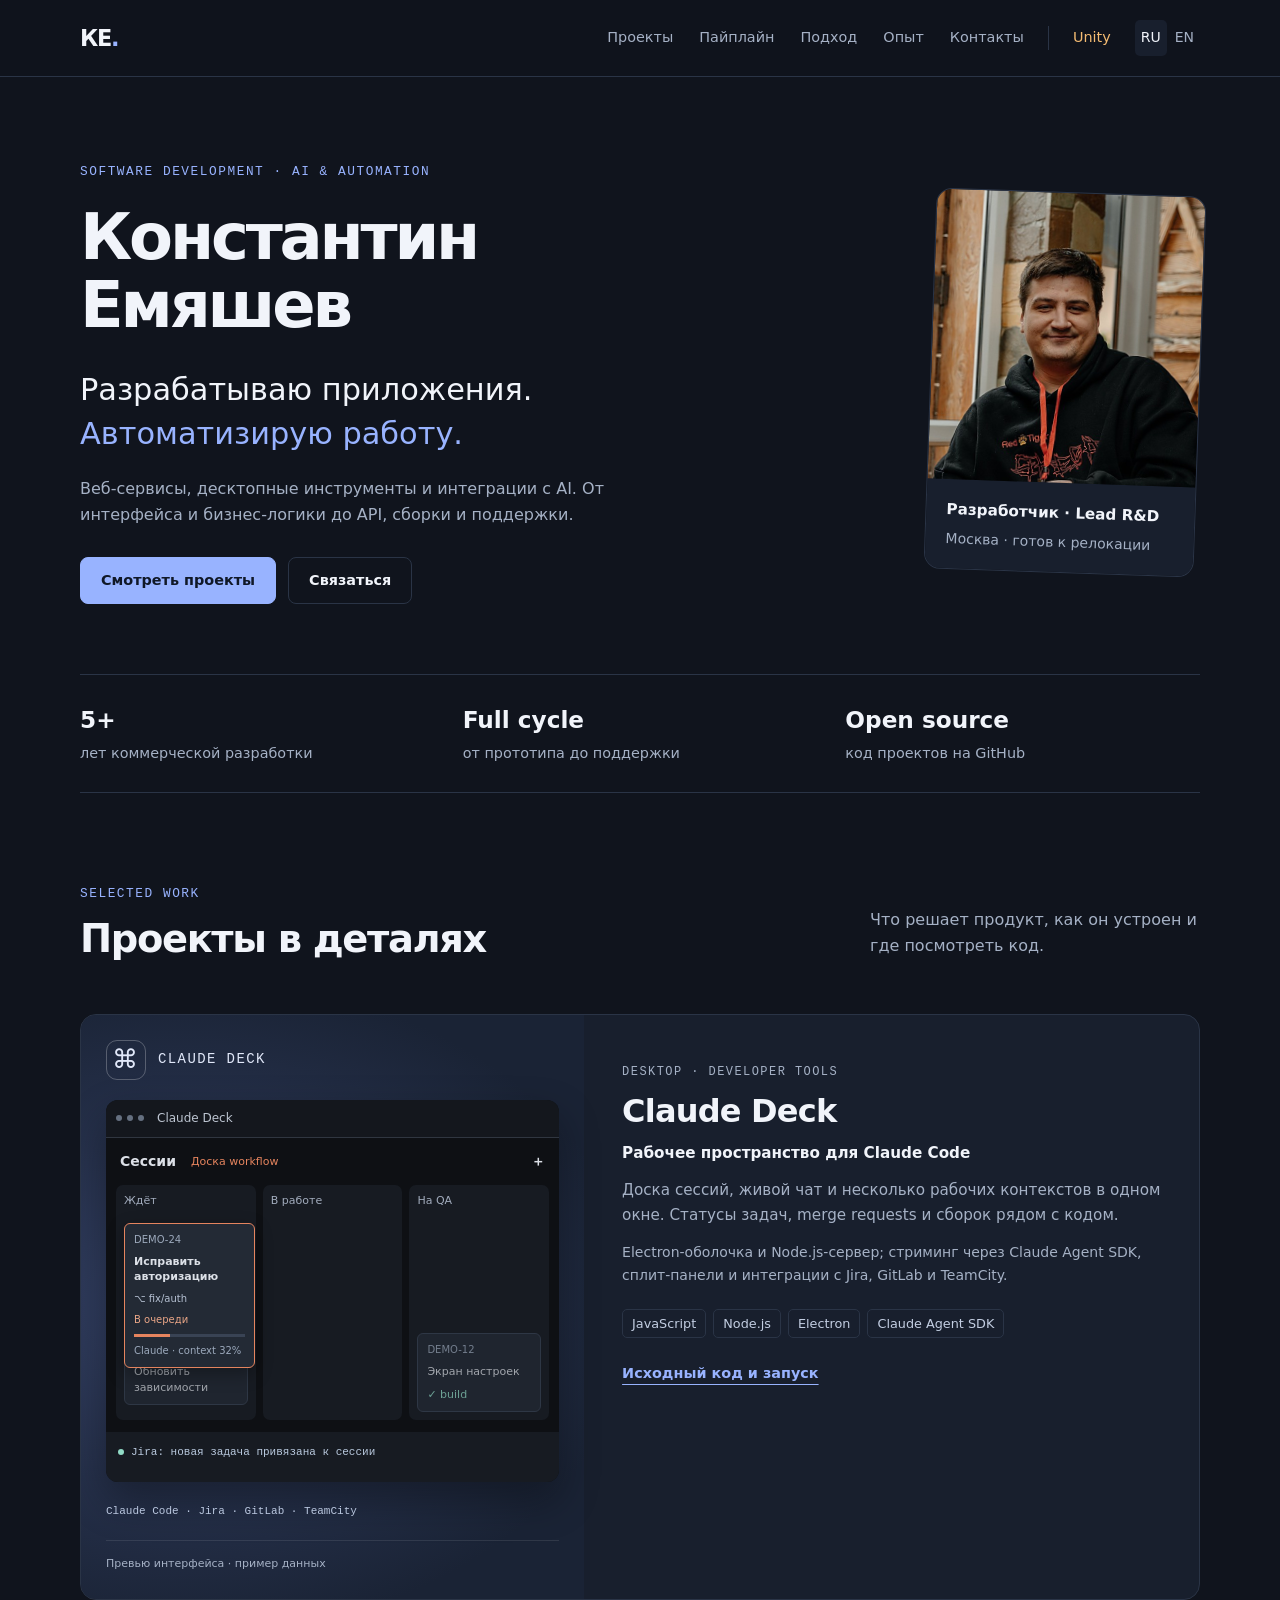
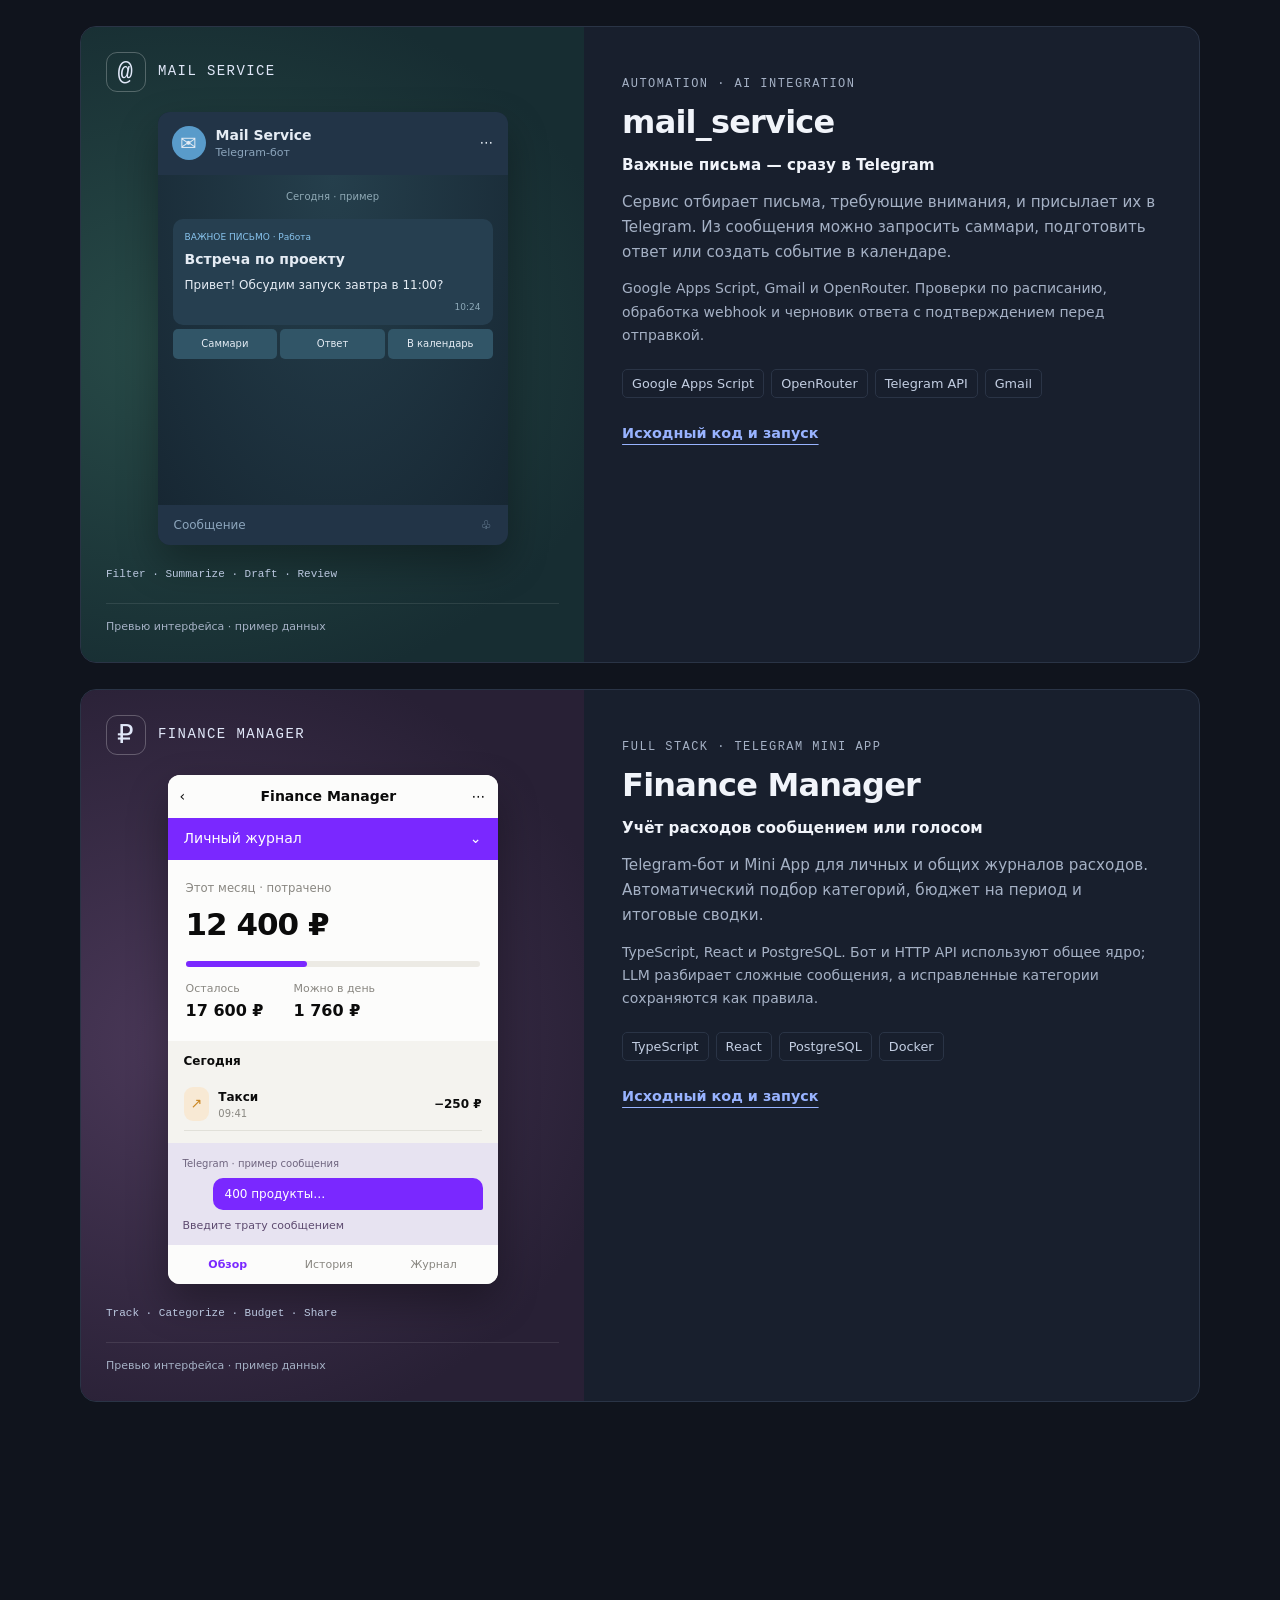
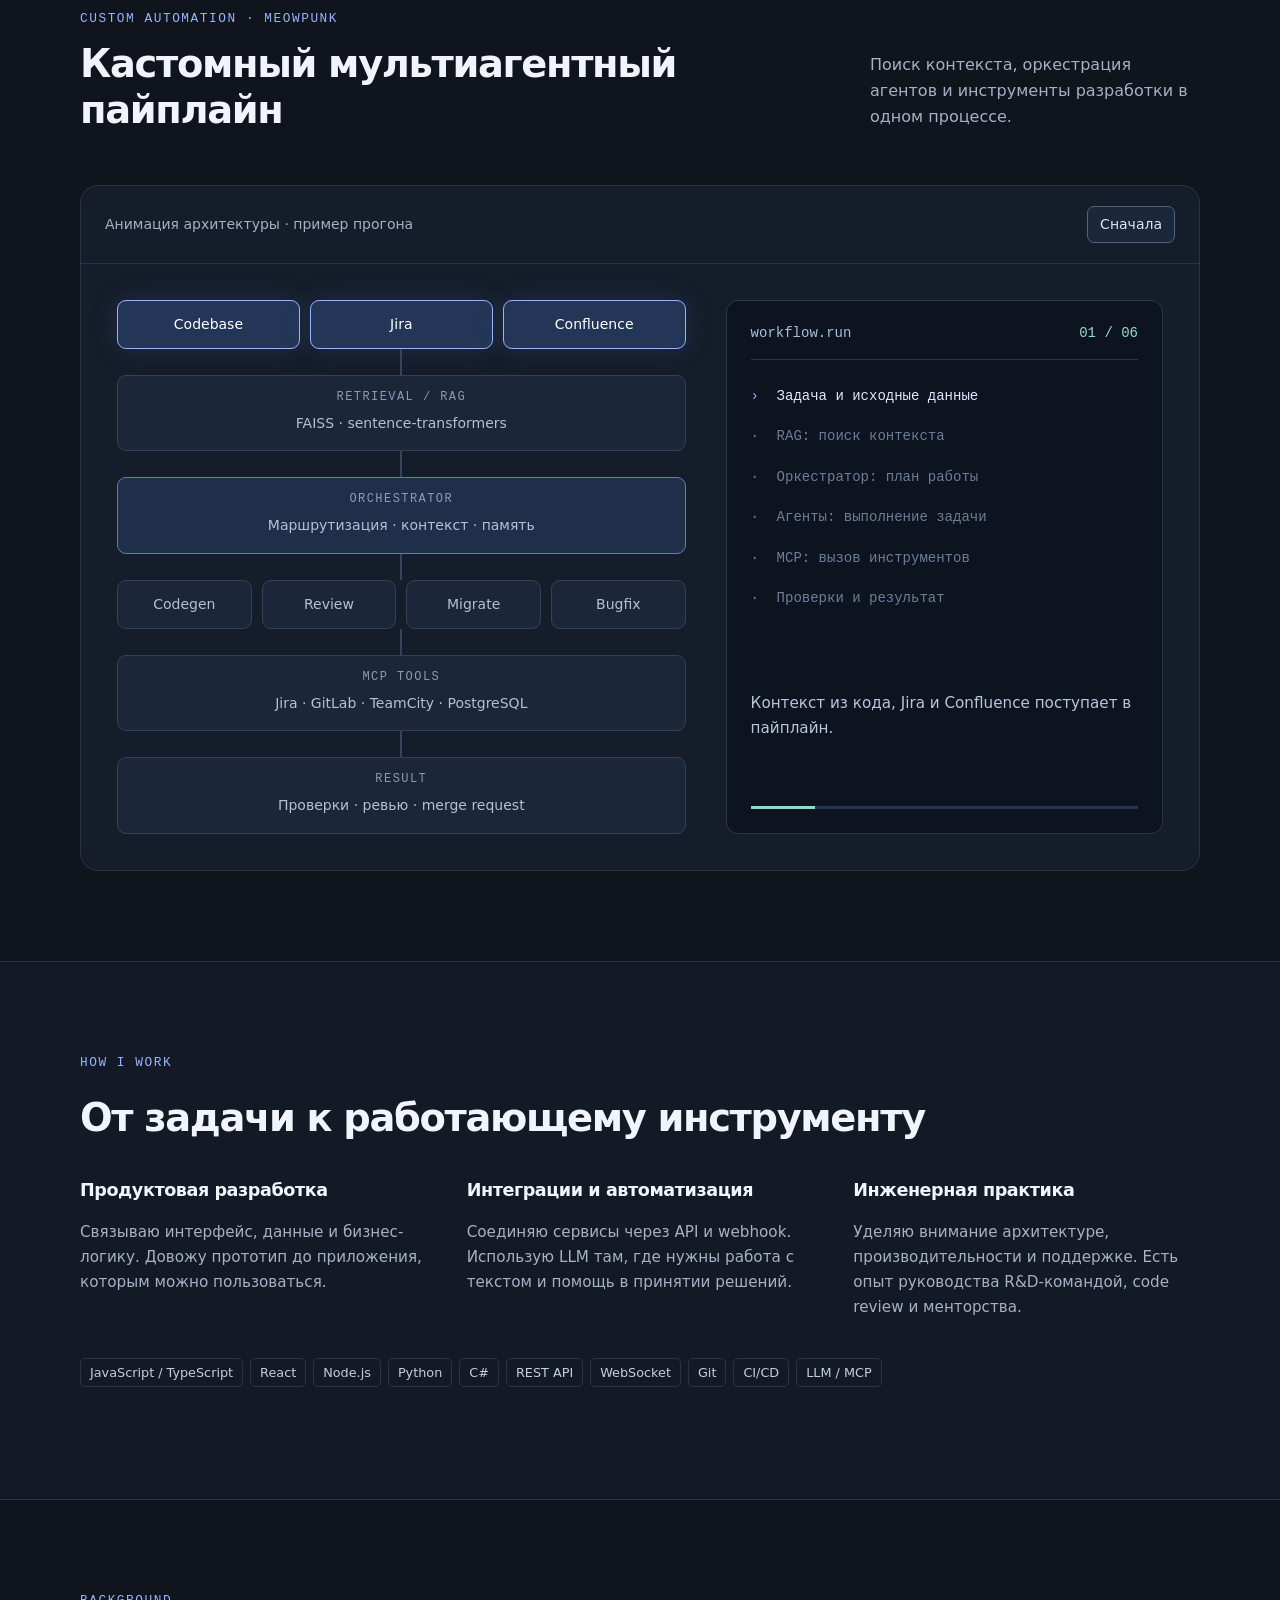
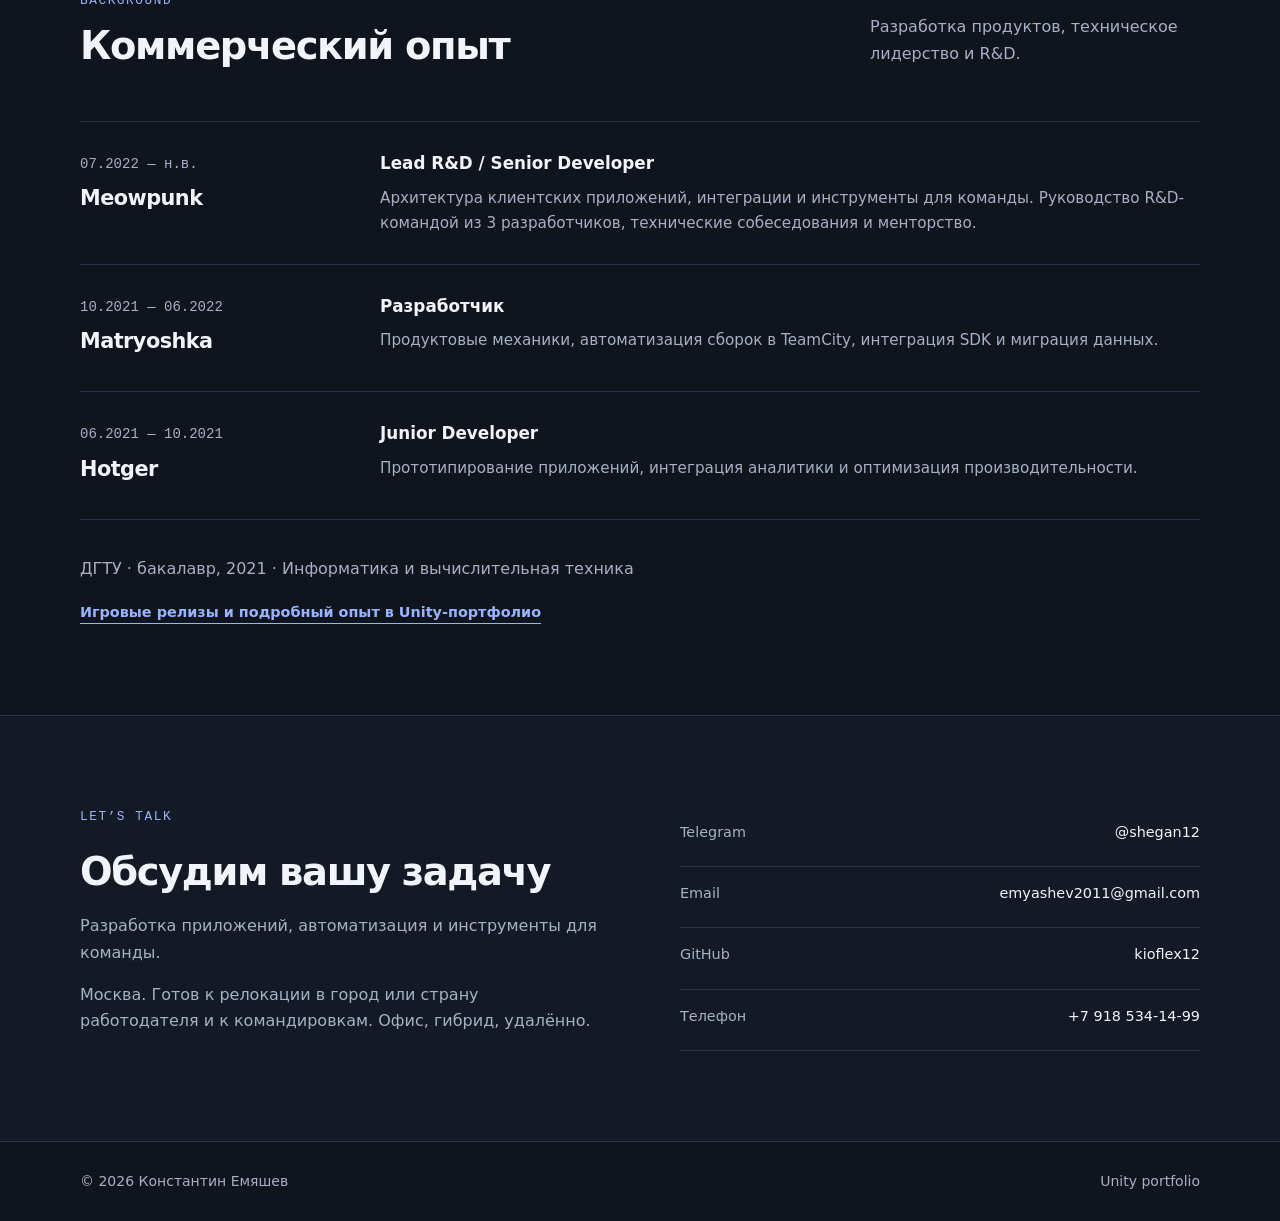
<file: ai.html>
<!doctype html><html lang="ru"><head><meta charset="utf-8"><meta name="viewport" content="width=device-width, initial-scale=1"><meta name="color-scheme" content="dark"><meta name="theme-color" content="#10141d"><meta name="description" content="Константин Емяшев — разработчик. Веб-приложения, инструменты разработчика, AI-интеграции и автоматизация. Проекты с открытым кодом."><title>Константин Емяшев — Разработчик / Software Developer</title><link rel="icon" href="img/favicon.svg" type="image/svg+xml"><link rel="stylesheet" href="portfolio.css"><script src="portfolio.js" defer></script><link rel="stylesheet" href="motion.css"><script src="motion.js" defer></script></head><body><a class="skip" href="#main">К содержимому</a><header><nav class="wrap" aria-label="Основная навигация"><a class="brand" href="#home">КЕ<span>.</span></a><div class="nav-links"><a href="#projects"><span data-en="Projects">Проекты</span></a><a href="#pipeline"><span data-en="Pipeline">Пайплайн</span></a><a href="#about"><span data-en="Approach">Подход</span></a><a href="#experience"><span data-en="Experience">Опыт</span></a><a href="#contact"><span data-en="Contact">Контакты</span></a></div><a class="switch" href="unity.html">Unity</a><div class="langs" aria-label="Language"><button type="button" data-lang="ru" aria-pressed="true">RU</button><button type="button" data-lang="en" aria-pressed="false">EN</button></div></nav></header><main id="main"><section class="hero wrap" id="home"><div><p class="eyebrow">SOFTWARE DEVELOPMENT · AI & AUTOMATION</p><h1 data-en="Konstantin&lt;br&gt;Emyashev">Константин<br>Емяшев</h1><p class="hero-title" data-en="Building applications.&lt;br&gt;&lt;em&gt;Automating workflows.&lt;/em&gt;">Разрабатываю приложения.<br><em>Автоматизирую работу.</em></p><p class="intro" data-en="Web services, desktop tools and AI integrations. From interfaces and business logic to APIs, builds and maintenance.">Веб-сервисы, десктопные инструменты и интеграции с AI. От интерфейса и бизнес-логики до API, сборки и поддержки.</p><div class="actions"><a class="button primary" href="#projects"><span data-en="Explore projects">Смотреть проекты</span></a><a class="button" href="https://t.me/shegan12" target="_blank" rel="noopener"><span data-en="Get in touch">Связаться</span></a></div></div><aside class="profile"><img src="img/avatar.jpg" alt="Константин Емяшев" width="320" height="360"><div class="profile-caption"><strong data-en="Developer · Lead R&amp;D">Разработчик · Lead R&D</strong><span data-en="Moscow · open to relocation worldwide">Москва · готов к релокации</span></div></aside></section><div class="proof wrap"><div><strong>5+</strong><span data-en="years in commercial development">лет коммерческой разработки</span></div><div><strong>Full cycle</strong><span data-en="from prototype to maintenance">от прототипа до поддержки</span></div><div><strong>Open source</strong><span data-en="project source on GitHub">код проектов на GitHub</span></div></div><section class="wrap section" id="projects"><div class="section-head"><div><p class="eyebrow">SELECTED WORK</p><h2 data-en="Selected projects">Проекты в деталях</h2></div><p data-en="The problem, the implementation and the source code.">Что решает продукт, как он устроен и где посмотреть код.</p></div><article class="project"><div class="project-art deck-art animated-demo" data-demo="deck"><div class="art-toolbar"><span class="app-symbol">⌘</span> CLAUDE DECK</div><div class="app-preview deck-preview"><div class="mini-window"><i></i><i></i><i></i><span>Claude Deck</span></div><div class="deck-tools"><strong data-en="Sessions">Сессии</strong><span data-en="Workflow board">Доска workflow</span><b>＋</b></div><div class="kanban"><div class="kanban-col"><div class="column-label" data-en="To do">Ждёт</div><div class="quiet-card"><small>DEMO-18</small><span data-en="Update dependencies">Обновить зависимости</span></div></div><div class="kanban-col"><div class="column-label" data-en="In progress">В работе</div></div><div class="kanban-col"><div class="column-label" data-en="On QA">На QA</div><div class="quiet-card"><small>DEMO-12</small><span data-en="Settings screen">Экран настроек</span><em>✓ build</em></div></div><div class="moving-task"><small>DEMO-24</small><strong data-en="Fix authorization">Исправить авторизацию</strong><span class="branch-name">⌥ fix/auth</span><span class="task-state"></span><div class="context-meter"><i></i></div><small>Claude · context 32%</small></div></div><div class="deck-terminal"><span class="terminal-dot"></span><span class="deck-event"></span></div></div><div class="art-footer">Claude Code · Jira · GitLab · TeamCity</div><div class="demo-bottom"><span data-en="Interface preview · sample data">Превью интерфейса · пример данных</span></div></div><div class="project-copy"><p class="eyebrow">DESKTOP · DEVELOPER TOOLS</p><h3>Claude Deck</h3><p class="project-subtitle" data-en="A workspace for Claude Code">Рабочее пространство для Claude Code</p><p data-en="A session board, live chat and multiple work contexts in one window. Task, merge request and build statuses alongside the work.">Доска сессий, живой чат и несколько рабочих контекстов в одном окне. Статусы задач, merge requests и сборок рядом с кодом.</p><p class="detail" data-en="An Electron shell and Node.js server; streaming via Claude Agent SDK, split panes and Jira, GitLab and TeamCity integrations.">Electron-оболочка и Node.js-сервер; стриминг через Claude Agent SDK, сплит-панели и интеграции с Jira, GitLab и TeamCity.</p><div class="tags"><span>JavaScript</span><span>Node.js</span><span>Electron</span><span>Claude Agent SDK</span></div><a class="text-link" href="https://github.com/kioflex12/claude-deck" target="_blank" rel="noopener"><span data-en="Source code &amp; setup">Исходный код и запуск</span></a></div></article><article class="project"><div class="project-art mail-art animated-demo" data-demo="mail"><div class="art-toolbar"><span class="app-symbol">@</span> MAIL SERVICE</div><div class="app-preview mail-preview"><div class="telegram-header"><span class="telegram-avatar">✉</span><div><strong>Mail Service</strong><small data-en="Telegram bot">Telegram-бот</small></div><span>⋯</span></div><div class="telegram-chat"><div class="chat-date" data-en="Today · demo">Сегодня · пример</div><div class="mail-bubble"><small data-en="IMPORTANT EMAIL · Work">ВАЖНОЕ ПИСЬМО · Работа</small><strong data-en="Project meeting">Встреча по проекту</strong><p data-en="Hi! Shall we discuss the launch tomorrow at 11:00?">Привет! Обсудим запуск завтра в 11:00?</p><span class="bubble-time">10:24</span></div><div class="mail-actions"><span class="summary-action" data-en="Summary">Саммари</span><span class="reply-action" data-en="Reply">Ответ</span><span data-en="Calendar">В календарь</span></div><div class="mail-result"><small class="mail-result-title"></small><p class="mail-result-body"></p><div class="draft-actions"><span data-en="Send">Отправить</span><span data-en="Save draft">В черновик</span></div></div></div><div class="telegram-compose"><span data-en="Message">Сообщение</span><span>♧</span></div></div><div class="art-footer">Filter · Summarize · Draft · Review</div><div class="demo-bottom"><span data-en="Interface preview · sample data">Превью интерфейса · пример данных</span></div></div><div class="project-copy"><p class="eyebrow">AUTOMATION · AI INTEGRATION</p><h3>mail_service</h3><p class="project-subtitle" data-en="Important email, delivered to Telegram">Важные письма — сразу в Telegram</p><p data-en="The service selects email that needs attention and delivers it to Telegram. Request a summary, prepare a reply or create a calendar event from the message.">Сервис отбирает письма, требующие внимания, и присылает их в Telegram. Из сообщения можно запросить саммари, подготовить ответ или создать событие в календаре.</p><p class="detail" data-en="Google Apps Script, Gmail and OpenRouter. Scheduled checks, webhook handling and reply drafts that require confirmation before sending.">Google Apps Script, Gmail и OpenRouter. Проверки по расписанию, обработка webhook и черновик ответа с подтверждением перед отправкой.</p><div class="tags"><span>Google Apps Script</span><span>OpenRouter</span><span>Telegram API</span><span>Gmail</span></div><a class="text-link" href="https://github.com/kioflex12/mail_service" target="_blank" rel="noopener"><span data-en="Source code &amp; setup">Исходный код и запуск</span></a></div></article><article class="project"><div class="project-art finance-art animated-demo" data-demo="finance"><div class="art-toolbar"><span class="app-symbol">₽</span> FINANCE MANAGER</div><div class="app-preview finance-preview"><div class="finance-header"><span>‹</span><strong>Finance Manager</strong><span>⋯</span></div><div class="finance-room"><span data-en="Personal ledger">Личный журнал</span><span>⌄</span></div><div class="finance-summary"><small data-en="This month · spent">Этот месяц · потрачено</small><strong class="finance-total">12 400 ₽</strong><div class="finance-meter"><i></i></div><div class="finance-tiles"><div><small data-en="Remaining">Осталось</small><b class="finance-left">17 600 ₽</b></div><div><small data-en="Per day">Можно в день</small><b class="finance-day">1 760 ₽</b></div></div></div><div class="finance-list"><div class="list-heading" data-en="Today">Сегодня</div><div class="new-expense"><span class="expense-icon">▤</span><div><strong data-en="Groceries">Продукты</strong><small data-en="From your message">Из сообщения</small></div><b>−400 ₽</b></div><div class="expense-row"><span class="expense-icon taxi">↗</span><div><strong data-en="Taxi">Такси</strong><small>09:41</small></div><b>−250 ₽</b></div></div><div class="finance-bot"><small>Telegram · <span data-en="demo message">пример сообщения</span></small><div class="finance-message"></div><span class="finance-reply"></span></div><div class="finance-tabs"><b data-en="Overview">Обзор</b><span data-en="History">История</span><span data-en="Ledger">Журнал</span></div></div><div class="art-footer">Track · Categorize · Budget · Share</div><div class="demo-bottom"><span data-en="Interface preview · sample data">Превью интерфейса · пример данных</span></div></div><div class="project-copy"><p class="eyebrow">FULL STACK · TELEGRAM MINI APP</p><h3>Finance Manager</h3><p class="project-subtitle" data-en="Track expenses by text or voice">Учёт расходов сообщением или голосом</p><p data-en="A Telegram bot and Mini App for personal and shared expense ledgers. Automatic categorization, period budgets and summaries.">Telegram-бот и Mini App для личных и общих журналов расходов. Автоматический подбор категорий, бюджет на период и итоговые сводки.</p><p class="detail" data-en="TypeScript, React and PostgreSQL. The bot and HTTP API share a common core; an LLM parses complex messages, while category corrections become reusable rules.">TypeScript, React и PostgreSQL. Бот и HTTP API используют общее ядро; LLM разбирает сложные сообщения, а исправленные категории сохраняются как правила.</p><div class="tags"><span>TypeScript</span><span>React</span><span>PostgreSQL</span><span>Docker</span></div><a class="text-link" href="https://github.com/kioflex12/finance-manager" target="_blank" rel="noopener"><span data-en="Source code &amp; setup">Исходный код и запуск</span></a></div></article></section><section class="wrap section" id="pipeline"><div class="section-head"><div><p class="eyebrow">CUSTOM AUTOMATION · MEOWPUNK</p><h2 data-en="A custom multi-agent pipeline">Кастомный мультиагентный пайплайн</h2></div><p data-en="Context retrieval, agent orchestration and development tools in one workflow.">Поиск контекста, оркестрация агентов и инструменты разработки в одном процессе.</p></div><div class="pipeline-demo animated-demo" data-demo="pipeline"><div class="pipeline-top"><span data-en="Animated architecture · illustrative run">Анимация архитектуры · пример прогона</span><div><button type="button" class="motion-restart" data-en="Restart">Сначала</button></div></div><div class="pipeline-layout"><div class="pipeline-map"><div class="pipe-row sources" data-stage="0"><span>Codebase</span><span>Jira</span><span>Confluence</span></div><div class="pipe-wire"></div><div class="pipe-node" data-stage="1"><small>RETRIEVAL / RAG</small><strong>FAISS · sentence-transformers</strong></div><div class="pipe-wire"></div><div class="pipe-node orchestrator" data-stage="2"><small>ORCHESTRATOR</small><strong data-en="Routing · context · memory">Маршрутизация · контекст · память</strong></div><div class="pipe-wire branch"></div><div class="pipe-row agents" data-stage="3"><span>Codegen</span><span>Review</span><span>Migrate</span><span>Bugfix</span></div><div class="pipe-wire"></div><div class="pipe-node" data-stage="4"><small>MCP TOOLS</small><strong>Jira · GitLab · TeamCity · PostgreSQL</strong></div><div class="pipe-wire"></div><div class="pipe-node" data-stage="5"><small>RESULT</small><strong data-en="Checks · review · merge request">Проверки · ревью · merge request</strong></div></div><div class="pipeline-console"><div class="console-title">workflow.run <span class="run-position">01 / 06</span></div><ol class="run-log"></ol><div class="run-explanation"></div><div class="run-progress"><i></i></div></div></div></div></section><section class="section approach-section" id="about"><div class="wrap"><p class="eyebrow">HOW I WORK</p><h2 data-en="From a problem to a working tool">От задачи к работающему инструменту</h2><div class="approach"><div><h3 data-en="Product development">Продуктовая разработка</h3><p data-en="I connect interfaces, data and business logic, turning prototypes into usable applications.">Связываю интерфейс, данные и бизнес-логику. Довожу прототип до приложения, которым можно пользоваться.</p></div><div><h3 data-en="Integrations &amp; automation">Интеграции и автоматизация</h3><p data-en="I connect services through APIs and webhooks, using LLMs for text processing and decision support.">Соединяю сервисы через API и webhook. Использую LLM там, где нужны работа с текстом и помощь в принятии решений.</p></div><div><h3 data-en="Engineering practice">Инженерная практика</h3><p data-en="I focus on architecture, performance and maintenance, with experience leading an R&amp;D team, reviewing code and mentoring developers.">Уделяю внимание архитектуре, производительности и поддержке. Есть опыт руководства R&D-командой, code review и менторства.</p></div></div><div class="tags"><span>JavaScript / TypeScript</span><span>React</span><span>Node.js</span><span>Python</span><span>C#</span><span>REST API</span><span>WebSocket</span><span>Git</span><span>CI/CD</span><span>LLM / MCP</span></div></div></section><section class="wrap section" id="experience"><div class="section-head"><div><p class="eyebrow">BACKGROUND</p><h2 data-en="Professional experience">Коммерческий опыт</h2></div><p data-en="Product development, technical leadership and R&amp;D.">Разработка продуктов, техническое лидерство и R&D.</p></div><div class="timeline"><article class="job"><div class="job-meta"><span data-en="07.2022 — present">07.2022 — н.в.</span><h3>Meowpunk</h3></div><div><h4 data-en="Lead R&amp;D / Senior Developer">Lead R&D / Senior Developer</h4><p data-en="Client application architecture, integrations and team tools. Leading an R&amp;D team of 3 developers, technical interviews and mentoring.">Архитектура клиентских приложений, интеграции и инструменты для команды. Руководство R&D-командой из 3 разработчиков, технические собеседования и менторство.</p></div></article><article class="job"><div class="job-meta"><span data-en="10.2021 — 06.2022">10.2021 — 06.2022</span><h3>Matryoshka</h3></div><div><h4 data-en="Developer">Разработчик</h4><p data-en="Product features, TeamCity build automation, SDK integrations and data migration.">Продуктовые механики, автоматизация сборок в TeamCity, интеграция SDK и миграция данных.</p></div></article><article class="job"><div class="job-meta"><span data-en="06.2021 — 10.2021">06.2021 — 10.2021</span><h3>Hotger</h3></div><div><h4 data-en="Junior Developer">Junior Developer</h4><p data-en="Application prototyping, analytics integrations and performance optimization.">Прототипирование приложений, интеграция аналитики и оптимизация производительности.</p></div></article></div><div class="education"><p data-en="DSTU · BSc, 2021 · Computer Science and Engineering">ДГТУ · бакалавр, 2021 · Информатика и вычислительная техника</p><a href="unity.html" class="text-link"><span data-en="Game releases and detailed experience in my Unity portfolio">Игровые релизы и подробный опыт в Unity-портфолио</span></a></div></section><section class="section contact-section" id="contact"><div class="wrap contact"><div><p class="eyebrow">LET’S TALK</p><h2 data-en="Let’s talk about your project">Обсудим вашу задачу</h2><p data-en="Application development, automation and tools for your team.">Разработка приложений, автоматизация и инструменты для команды.</p><p class="relocation" data-en="Based in Moscow. Open to relocating to the employer’s city or country worldwide and to business trips. On-site, hybrid or remote.">Москва. Готов к релокации в город или страну работодателя и к командировкам. Офис, гибрид, удалённо.</p></div><div class="contact-links"><a href="https://t.me/shegan12" target="_blank" rel="noopener">Telegram <strong>@shegan12</strong></a><a href="mailto:emyashev2011@gmail.com">Email <strong>emyashev2011@gmail.com</strong></a><a href="https://github.com/kioflex12" target="_blank" rel="noopener">GitHub <strong>kioflex12</strong></a><a href="tel:+79185341499"><span data-en="Phone">Телефон</span><strong>+7 918 534-14-99</strong></a></div></div></section></main><footer class="wrap"><span data-en="© 2026 Konstantin Emyashev">© 2026 Константин Емяшев</span><a href="unity.html">Unity portfolio</a></footer></body></html>
</file>
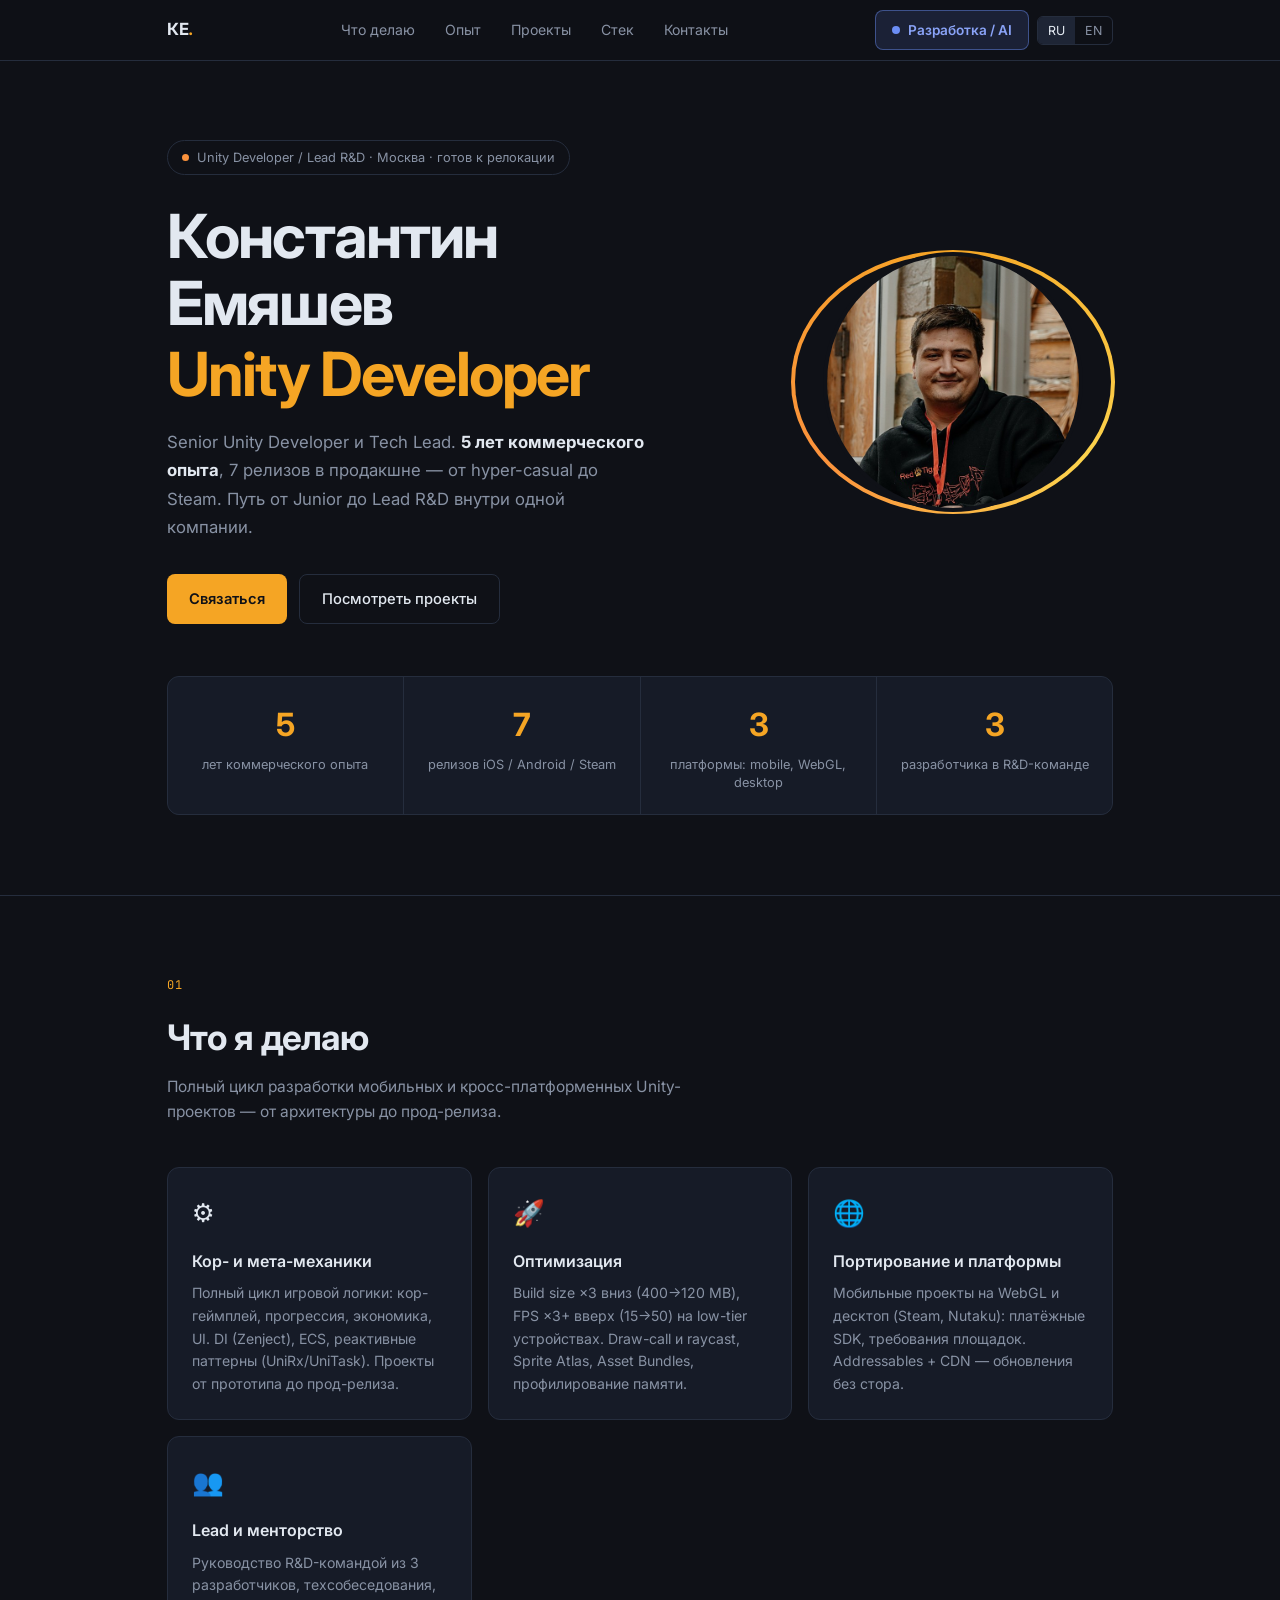
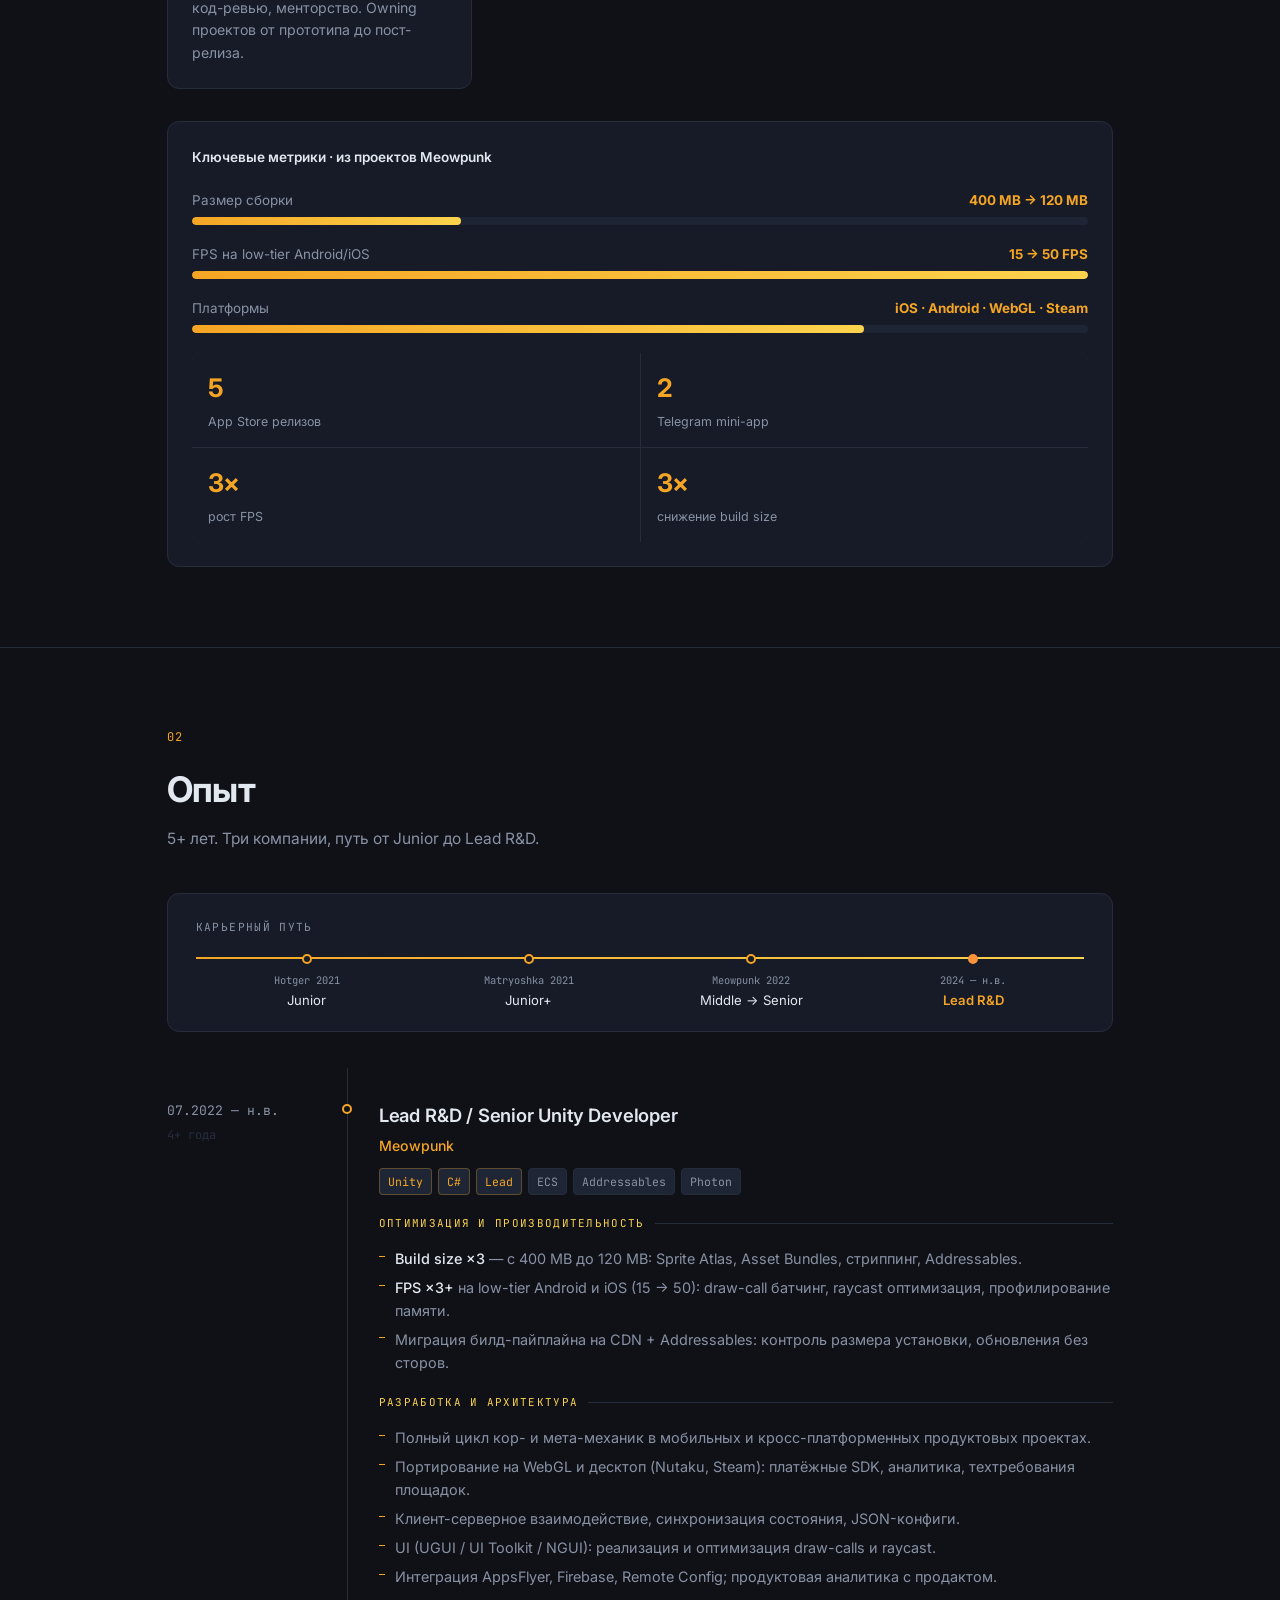
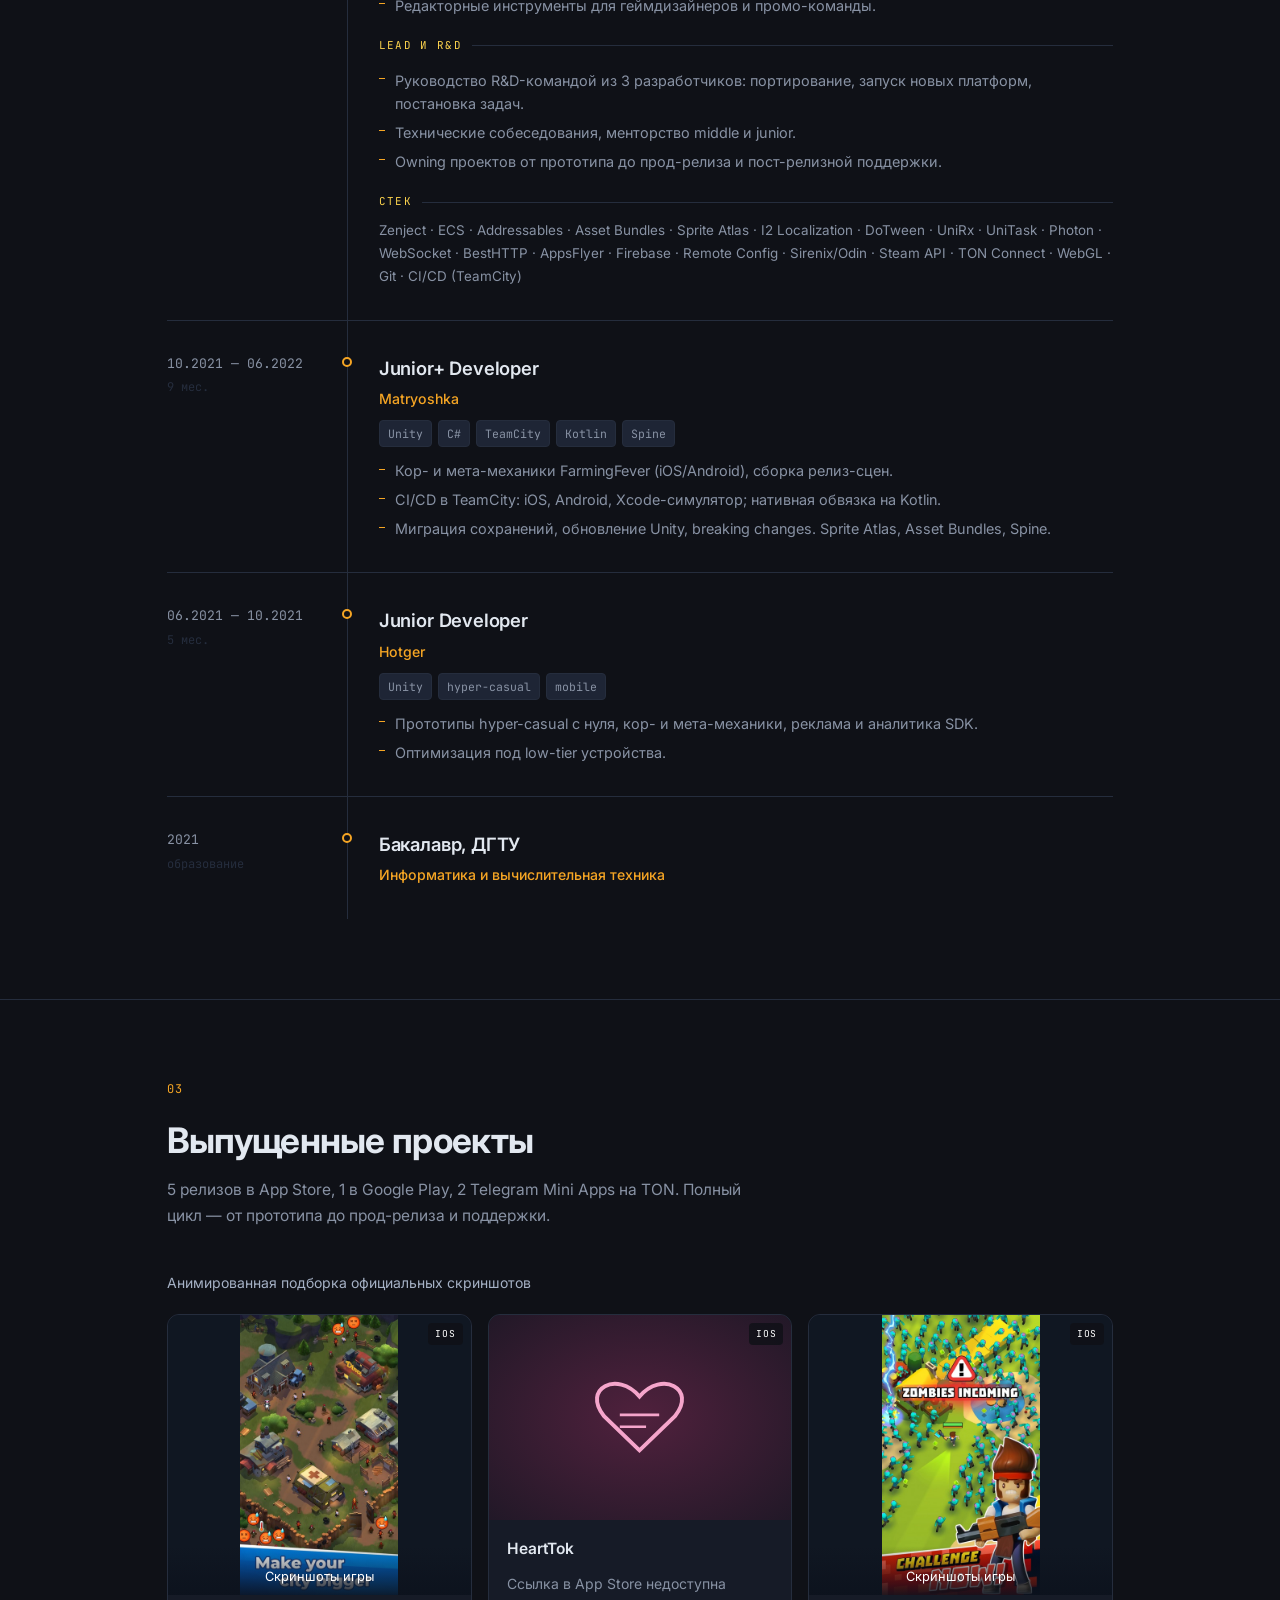
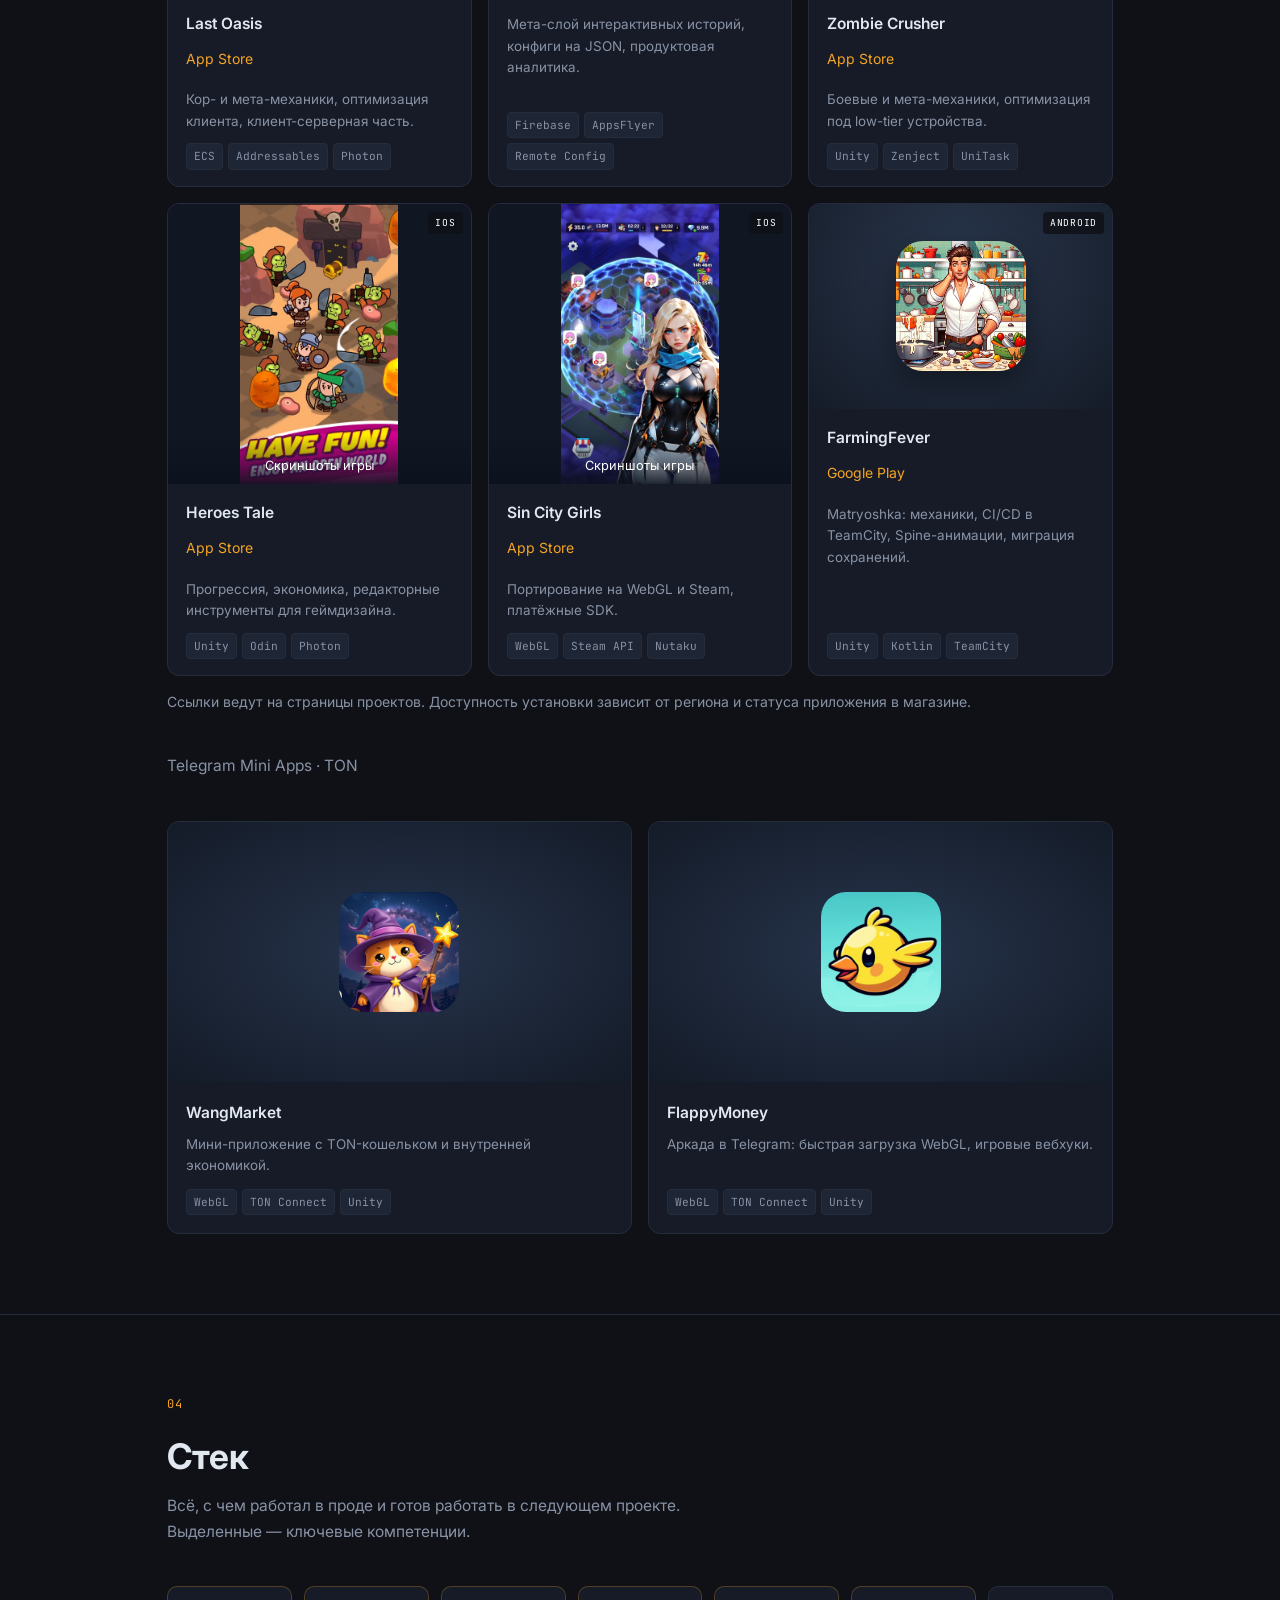
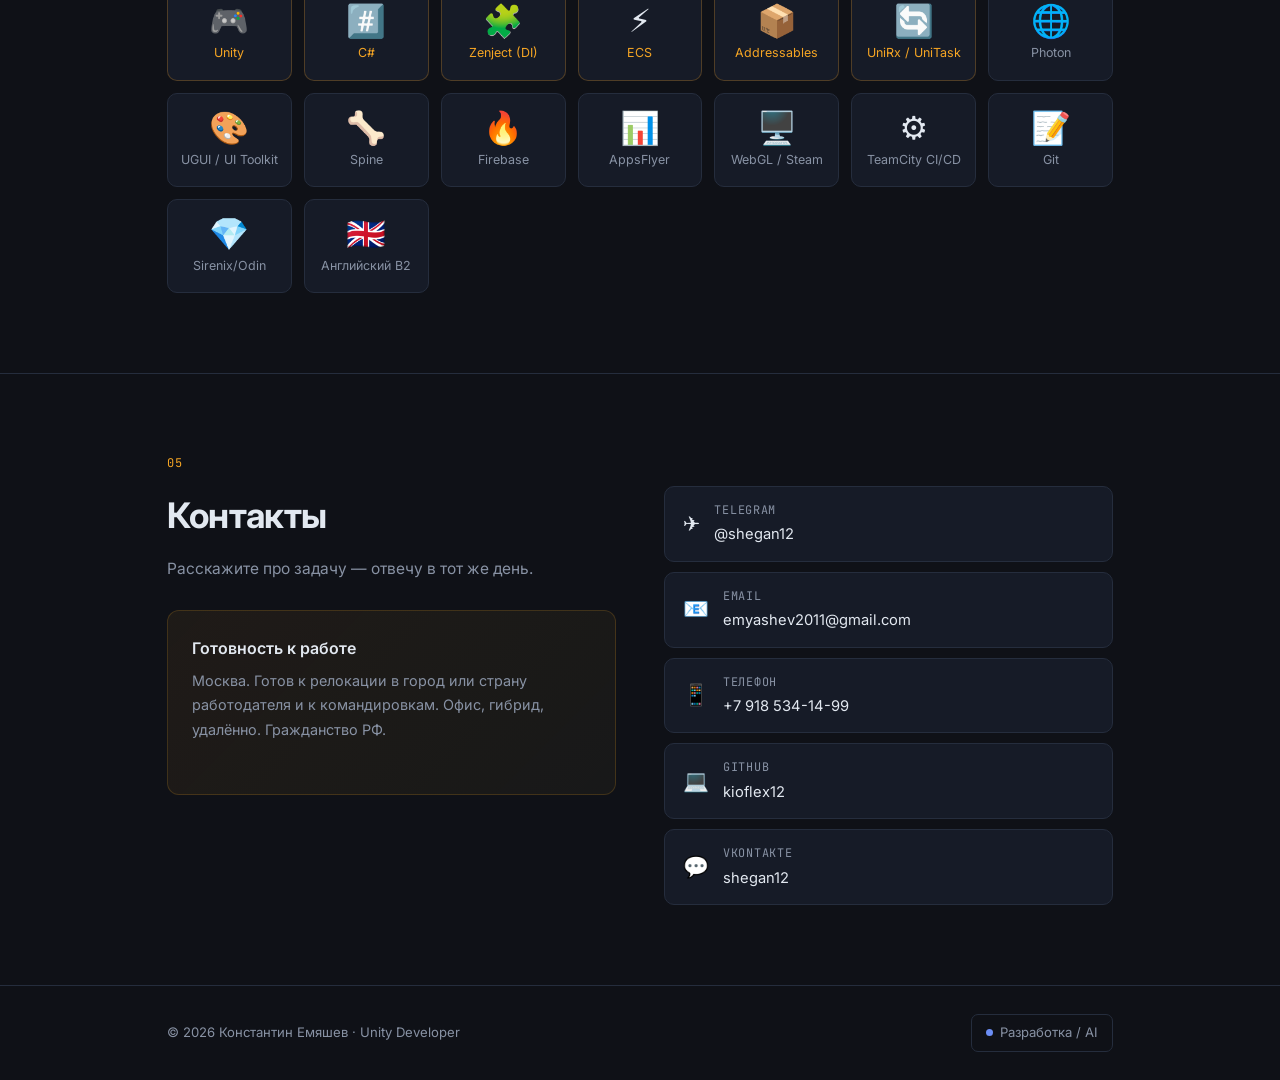
<file: unity.html>
<!DOCTYPE html>
<html lang="ru">
<head>
<meta charset="utf-8">
<meta name="viewport" content="width=device-width, initial-scale=1">
<meta name="color-scheme" content="dark">
<meta name="theme-color" content="#0F1117">
<meta name="description" content="Константин Емяшев — Unity Developer и Lead R&amp;D. Выпущенные игры, оптимизация, кроссплатформенная разработка.">
<link rel="icon" href="img/favicon.svg" type="image/svg+xml">
<title>Константин Емяшев — Unity Developer</title>
<link rel="preconnect" href="https://fonts.googleapis.com">
<link rel="preconnect" href="https://fonts.gstatic.com" crossorigin>
<link href="https://fonts.googleapis.com/css2?family=Inter:wght@300;400;500;600;700&family=JetBrains+Mono:wght@400;500&display=swap" rel="stylesheet">
<style>
*{box-sizing:border-box;margin:0;padding:0}
:root{
  --bg:#0F1117;
  --bg2:#161B27;
  --bg3:#1E2535;
  --border:#252D3D;
  --text:#E2E8F0;
  --muted:#8892A4;
  --accent:#F5A524;
  --accent2:#FCD34D;
  --signal:#FB923C;
  --pad:clamp(20px,6vw,80px);
  --maxw:1100px;
}
::selection{background:rgba(245,165,36,.3);color:#0F1117}
::-webkit-scrollbar{width:11px;height:11px}
::-webkit-scrollbar-track{background:#0F1117}
::-webkit-scrollbar-thumb{background:#2A3346;border-radius:6px;border:2px solid #0F1117}
::-webkit-scrollbar-thumb:hover{background:#3A4560}
html{scrollbar-color:#2A3346 #0F1117}
html{scroll-behavior:smooth;background:#0F1117;color-scheme:dark;-webkit-tap-highlight-color:rgba(245,165,36,.22)}
body{background:var(--bg);color:var(--text);font-family:'Inter',system-ui,sans-serif;font-size:16px;line-height:1.65;-webkit-font-smoothing:antialiased;overflow-x:hidden}
a{color:inherit;text-decoration:none}
img{display:block;max-width:100%}
.wrap{max-width:var(--maxw);margin:0 auto;padding:0 var(--pad)}

/* NAV */
nav{position:fixed;top:0;left:0;right:0;z-index:100;background:rgba(15,17,23,.88);backdrop-filter:blur(16px);border-bottom:1px solid var(--border)}
.nav-in{max-width:var(--maxw);margin:0 auto;padding:0 var(--pad);height:60px;display:flex;align-items:center;gap:8px}
.nav-logo{font-weight:700;font-size:1.05rem;letter-spacing:-.01em;flex:none}
.nav-logo span{color:var(--accent)}
.nav-links{display:flex;gap:2px;margin:0 auto}
.nav-links a{padding:7px 14px;border-radius:6px;font-size:.88rem;color:var(--muted);transition:.2s}
.nav-links a:hover,.nav-links a.active{background:var(--bg3);color:var(--text)}
.nav-switch a{display:inline-flex;align-items:center;gap:8px;padding:8px 16px;border:1px solid rgba(108,142,245,.45);border-radius:8px;font-size:.85rem;font-weight:600;color:#8AA3F7;background:rgba(108,142,245,.14);transition:.2s}
.nav-switch a:hover{background:rgba(108,142,245,.24);border-color:#6C8EF5;color:#A9BCFA;transform:translateY(-1px);box-shadow:0 4px 16px rgba(108,142,245,.18)}
.nav-switch .pip{width:8px;height:8px;border-radius:50%;background:#6C8EF5;flex:none;box-shadow:0 0 0 0 rgba(108,142,245,.6);animation:swpulse 2.2s ease-out infinite}
@keyframes swpulse{0%{box-shadow:0 0 0 0 rgba(108,142,245,.55)}70%{box-shadow:0 0 0 7px rgba(108,142,245,0)}100%{box-shadow:0 0 0 0 rgba(108,142,245,0)}}
.lang-sw{display:flex;border:1px solid var(--border);border-radius:6px;overflow:hidden}
.lang-sw button{background:none;border:0;padding:6px 10px;cursor:pointer;color:var(--muted);font-size:.78rem;font-family:inherit;transition:.18s}
.lang-sw button.on{background:var(--bg3);color:var(--text)}
#progress{position:fixed;top:0;left:0;height:2px;background:var(--accent);z-index:200;width:0}

/* HERO */
#home{padding:140px 0 80px;border-top:0}
.hero-grid{display:grid;grid-template-columns:1fr 320px;gap:64px;align-items:center}
.hero-eyebrow{display:inline-flex;align-items:center;gap:8px;border:1px solid var(--border);border-radius:20px;padding:6px 14px;font-size:.8rem;color:var(--muted);margin-bottom:28px}
.hero-eyebrow .dot{width:7px;height:7px;border-radius:50%;background:var(--signal);animation:pulse 2s ease-out infinite}
@keyframes pulse{0%{box-shadow:0 0 0 0 rgba(251,146,60,.5)}70%{box-shadow:0 0 0 10px transparent}100%{box-shadow:0 0 0 0 transparent}}
h1{font-size:clamp(2.4rem,5.5vw,3.8rem);font-weight:700;line-height:1.1;letter-spacing:-.03em}
h1 .role-line{display:block;color:var(--accent);margin-top:4px}
.hero-sub{margin-top:20px;color:var(--muted);max-width:44ch;font-size:1.05rem;line-height:1.7}
.hero-sub b{color:var(--text)}
.hero-cta{display:flex;gap:12px;margin-top:32px;flex-wrap:wrap}
.btn{display:inline-flex;align-items:center;gap:8px;padding:12px 22px;border-radius:8px;font-size:.92rem;font-weight:500;font-family:inherit;cursor:pointer;border:0;transition:.2s}
.btn-primary{background:var(--accent);color:#0F1117;font-weight:600}
.btn-primary:hover{background:var(--accent2);transform:translateY(-1px)}
.btn-outline{background:transparent;border:1px solid var(--border);color:var(--text)}
.btn-outline:hover{border-color:var(--accent);color:var(--accent)}
.salary-badge{display:inline-flex;align-items:baseline;gap:8px;margin-top:22px;background:linear-gradient(135deg,rgba(245,165,36,.1),rgba(252,211,77,.06));border:1px solid rgba(245,165,36,.22);border-radius:10px;padding:12px 18px}
.salary-badge .amount{font-size:1.6rem;font-weight:700;letter-spacing:-.02em;color:var(--accent)}
.salary-badge .label{font-size:.78rem;color:var(--muted)}
/* avatar spinner — green variant */
.avatar-wrap{position:relative;display:flex;justify-content:center}
.avatar-wrap::before{content:"";position:absolute;inset:-2px;border-radius:50%;background:conic-gradient(var(--accent),var(--accent2),var(--signal),var(--accent));animation:spin 10s linear infinite}
@keyframes spin{to{transform:rotate(360deg)}}
.avatar-wrap::after{content:"";position:absolute;inset:2px;border-radius:50%;background:var(--bg)}
.avatar-placeholder{width:260px;height:260px;border-radius:50%;background:linear-gradient(135deg,var(--bg3),var(--bg2));border:4px solid var(--bg);position:relative;z-index:1;display:flex;align-items:center;justify-content:center;font-size:3.5rem;font-weight:700;color:var(--accent);letter-spacing:-.05em}
/* stats */
.stats{display:grid;grid-template-columns:repeat(4,1fr);gap:1px;background:var(--border);border:1px solid var(--border);border-radius:12px;overflow:hidden;margin-top:52px}
.stat{background:var(--bg2);padding:22px 18px;text-align:center}
.stat .n{font-size:2rem;font-weight:700;letter-spacing:-.03em;color:var(--accent)}
.stat .l{font-size:.8rem;color:var(--muted);margin-top:4px;line-height:1.4}

/* metrics panel */
.metrics-panel{background:var(--bg2);border:1px solid var(--border);border-radius:12px;padding:24px;overflow:hidden}
.mp-head{font-size:.85rem;font-weight:600;margin-bottom:20px;color:var(--text)}
.mp-item{margin-bottom:18px}
.mp-item:last-child{margin-bottom:0}
.mp-label{font-size:.84rem;color:var(--muted);margin-bottom:6px;display:flex;justify-content:space-between}
.mp-label b{color:var(--accent)}
.mp-track{height:8px;background:var(--bg3);border-radius:4px;overflow:hidden}
.mp-fill{height:100%;width:var(--w);background:linear-gradient(90deg,var(--accent),var(--accent2));border-radius:4px;transform-origin:left;animation:grow 1.4s cubic-bezier(.2,.8,.2,1) both;animation-delay:var(--d,0s)}
@keyframes grow{from{transform:scaleX(0)}to{transform:scaleX(1)}}
.mp-grid{display:grid;grid-template-columns:1fr 1fr;gap:1px;background:var(--border);margin-top:1px;border-radius:8px;overflow:hidden}
.mp-box{background:var(--bg2);padding:14px 16px}
.mp-box .n{font-size:1.6rem;font-weight:700;letter-spacing:-.03em;color:var(--accent)}
.mp-box .l{font-size:.78rem;color:var(--muted);margin-top:3px}

/* sections */
section{padding:80px 0;border-top:1px solid var(--border)}
.sec-label{font-size:.75rem;font-family:'JetBrains Mono',monospace;letter-spacing:.14em;text-transform:uppercase;color:var(--accent);margin-bottom:12px}
h2{font-size:clamp(1.6rem,3vw,2.2rem);font-weight:700;letter-spacing:-.02em;margin-bottom:8px}
.sec-sub{color:var(--muted);max-width:58ch;margin-bottom:42px;font-size:.97rem}

/* cap cards */
.cap-grid{display:grid;grid-template-columns:repeat(auto-fit,minmax(240px,1fr));gap:16px}
.cap-card{background:var(--bg2);border:1px solid var(--border);border-radius:12px;padding:24px;position:relative;overflow:hidden;transition:border-color .25s,transform .25s}
.cap-card::before{content:"";position:absolute;inset:0;background:linear-gradient(135deg,rgba(245,165,36,.05),transparent);opacity:0;transition:opacity .3s}
.cap-card:hover{border-color:var(--accent);transform:translateY(-3px)}
.cap-card:hover::before{opacity:1}
.cap-icon{font-size:1.6rem;margin-bottom:14px}
.cap-card h3{font-size:1rem;font-weight:600;margin-bottom:8px}
.cap-card p{font-size:.88rem;color:var(--muted);line-height:1.6}

/* experience */
.track-wrap{background:var(--bg2);border:1px solid var(--border);border-radius:12px;padding:24px 28px 22px;margin-bottom:36px}
.track-label{font-family:'JetBrains Mono',monospace;font-size:.7rem;letter-spacing:.12em;text-transform:uppercase;color:var(--muted);margin-bottom:20px}
.track-rail{position:relative;height:2px;background:var(--border)}
.track-rail .fill{position:absolute;inset:0;width:0;background:linear-gradient(90deg,var(--accent),var(--accent2));transition:width 1.6s cubic-bezier(.3,.8,.2,1) .1s}
.track-wrap.go .fill{width:100%}
.track-pts{display:grid;margin-top:-5px}
.track-pt{text-align:center}
.track-pt .dot{width:10px;height:10px;border:2px solid var(--border);background:var(--bg2);border-radius:50%;margin:0 auto;transform:scale(.4);transition:transform .4s,border-color .4s;transition-delay:var(--td)}
.track-wrap.go .dot{transform:scale(1);border-color:var(--accent)}
.track-pt.last .dot{background:var(--signal)}
.track-wrap.go .track-pt.last .dot{border-color:var(--signal)}
.track-pt .yr{font-family:'JetBrains Mono',monospace;font-size:.65rem;color:var(--muted);margin-top:8px;display:block}
.track-pt .rl{font-size:.82rem;color:var(--text);margin-top:3px;display:block;line-height:1.3}
.track-pt.last .rl{color:var(--accent);font-weight:600}

.timeline{display:grid;gap:0}
.job{display:grid;grid-template-columns:180px 1fr;gap:32px;padding:32px 0;border-top:1px solid var(--border);position:relative}
.job::before{content:"";position:absolute;left:180px;top:0;bottom:0;width:1px;background:var(--border)}
.job:first-child{border-top:0}
.job-when{padding-right:24px}
.job-when .period{font-size:.82rem;color:var(--muted);font-family:'JetBrains Mono',monospace}
.job-when .dur{font-size:.75rem;color:var(--border);margin-top:4px;font-family:'JetBrains Mono',monospace}
.job-dot{width:10px;height:10px;border-radius:50%;border:2px solid var(--accent);background:var(--bg);position:absolute;left:175px;top:36px}
.job h3{font-size:1.15rem;font-weight:600;letter-spacing:-.01em}
.job .co{color:var(--accent);font-size:.88rem;margin-top:4px;font-weight:500}
.job-tags{display:flex;gap:6px;flex-wrap:wrap;margin-top:10px}
.tag{font-size:.72rem;font-family:'JetBrains Mono',monospace;background:var(--bg3);border:1px solid var(--border);padding:3px 8px;border-radius:4px;color:var(--muted)}
.tag.hi{border-color:rgba(245,165,36,.3);color:var(--accent)}
ul.jlist{margin-top:14px;list-style:none;display:grid;gap:6px}
ul.jlist li{font-size:.9rem;color:var(--muted);padding-left:16px;position:relative;line-height:1.6}
ul.jlist li::before{content:"";position:absolute;left:0;top:.65em;width:6px;height:1px;background:var(--accent)}
ul.jlist li b{color:var(--text);font-weight:500}
.job-sub{font-family:'JetBrains Mono',monospace;font-size:.68rem;letter-spacing:.12em;text-transform:uppercase;color:var(--accent2);margin-top:20px;margin-bottom:8px;display:flex;align-items:center;gap:10px}
.job-sub::after{content:"";height:1px;background:var(--border);flex:1}
.stack-inline{font-size:.84rem;color:var(--muted);margin-top:6px;line-height:1.7}

/* projects — shot cards */
.shots-grid{display:grid;grid-template-columns:repeat(auto-fill,minmax(260px,1fr));gap:16px}
.shot-card{background:var(--bg2);border:1px solid var(--border);border-radius:12px;overflow:hidden;text-decoration:none;display:flex;flex-direction:column;transition:border-color .25s,transform .25s}
.shot-card:hover{border-color:var(--accent);transform:translateY(-4px)}
.shot-cover{aspect-ratio:16/9;background:var(--bg3);position:relative;overflow:hidden;display:flex;align-items:center;justify-content:center;background-size:cover;background-position:center}
.shot-cover .cg{position:absolute;inset:0;opacity:.22;background:linear-gradient(rgba(245,165,36,.12) 1px,transparent 1px) 0 0/100% 20px,linear-gradient(90deg,rgba(245,165,36,.12) 1px,transparent 1px) 0 0/20px 100%}
.shot-cover.has-img .cg,.shot-cover.has-img .mk{display:none}
.shot-cover::after{content:"";position:absolute;inset:0;background:linear-gradient(110deg,transparent 40%,rgba(255,255,255,.07) 50%,transparent 60%);transform:translateX(-120%);transition:transform .7s ease}
.shot-card:hover .shot-cover::after{transform:translateX(120%)}
.shot-cover .pf-tag{position:absolute;top:8px;right:8px;font-family:'JetBrains Mono',monospace;font-size:.6rem;letter-spacing:.08em;text-transform:uppercase;background:rgba(15,17,23,.82);color:#fff;padding:3px 7px;border-radius:4px}
.shot-cover .mk{font-size:2rem;font-weight:700;letter-spacing:-.04em;color:rgba(245,165,36,.25);position:relative;z-index:1;transition:transform .4s}
.shot-card:hover .mk{transform:scale(1.08)}
.shot-body{padding:16px 18px;flex:1;display:flex;flex-direction:column;gap:7px}
.shot-body h3{font-size:.97rem;font-weight:600}
.shot-body p{font-size:.84rem;color:var(--muted);line-height:1.6;flex:1}
.shot-tags{display:flex;flex-wrap:wrap;gap:5px;margin-top:4px}
.shot-tags span{font-size:.7rem;font-family:'JetBrains Mono',monospace;background:var(--bg3);border:1px solid var(--border);padding:3px 7px;border-radius:4px;color:var(--muted)}
.proj-grid{display:grid;grid-template-columns:repeat(auto-fit,minmax(280px,1fr));gap:16px}
.proj-card{background:var(--bg2);border:1px solid var(--border);border-radius:12px;overflow:hidden;text-decoration:none;display:flex;flex-direction:column;transition:border-color .25s,transform .25s}
.proj-card:hover{border-color:var(--accent);transform:translateY(-4px)}
.proj-cover{aspect-ratio:16/9;background:var(--bg3);display:flex;align-items:center;justify-content:center;font-size:2.2rem;position:relative;overflow:hidden}
.proj-cover .cg{position:absolute;inset:0;opacity:.22;background:linear-gradient(rgba(245,165,36,.12) 1px,transparent 1px) 0 0/100% 20px,linear-gradient(90deg,rgba(245,165,36,.12) 1px,transparent 1px) 0 0/20px 100%}
.proj-body{padding:18px;flex:1;display:flex;flex-direction:column;gap:8px}
.proj-body h3{font-size:.97rem;font-weight:600}
.proj-body p{font-size:.84rem;color:var(--muted);line-height:1.6;flex:1}
.proj-tags{display:flex;flex-wrap:wrap;gap:5px;margin-top:4px}
.proj-tags span{font-size:.7rem;font-family:'JetBrains Mono',monospace;background:var(--bg3);border:1px solid var(--border);padding:3px 7px;border-radius:4px;color:var(--muted)}

/* stack */
.stack-grid{display:grid;grid-template-columns:repeat(auto-fill,minmax(110px,1fr));gap:12px}
.stack-item{background:var(--bg2);border:1px solid var(--border);border-radius:10px;padding:18px 12px;text-align:center;transition:border-color .2s,transform .2s,background .2s;cursor:default}
.stack-item:hover{border-color:var(--accent);transform:translateY(-3px);background:var(--bg3)}
.stack-icon{font-size:2rem;margin-bottom:8px;line-height:1}
.stack-name{font-size:.78rem;color:var(--muted);line-height:1.3}
.stack-item.key .stack-name{color:var(--accent)}
.stack-item.key{border-color:rgba(245,165,36,.25)}

/* contact */
.contact-grid{display:grid;grid-template-columns:1fr 1fr;gap:48px;align-items:start}
.contact-text h2{margin-bottom:12px}
.contact-text p{color:var(--muted);font-size:.97rem;margin-bottom:28px}
.contact-links{display:grid;gap:10px}
.contact-link{display:flex;align-items:center;gap:14px;background:var(--bg2);border:1px solid var(--border);border-radius:10px;padding:14px 18px;transition:border-color .2s,transform .2s}
.contact-link:hover{border-color:var(--accent);transform:translateX(4px)}
.cl-icon{font-size:1.3rem;flex:none}
.cl-body .cl-label{font-size:.74rem;color:var(--muted);font-family:'JetBrains Mono',monospace;letter-spacing:.06em;text-transform:uppercase}
.cl-body .cl-val{font-size:.92rem;color:var(--text);margin-top:2px}
.avail-card{background:linear-gradient(135deg,rgba(245,165,36,.07),rgba(252,211,77,.04));border:1px solid rgba(245,165,36,.18);border-radius:12px;padding:24px;margin-top:20px}
.avail-card p{color:var(--muted);font-size:.9rem;line-height:1.7}
.avail-card .ac-head{font-weight:600;color:var(--text);margin-bottom:8px;font-size:1rem}
footer{border-top:1px solid var(--border);padding:28px 0}
.foot-in{display:flex;justify-content:space-between;align-items:center;flex-wrap:wrap;gap:12px}
.foot-in span{font-size:.82rem;color:var(--muted)}
.foot-other a{display:inline-flex;align-items:center;gap:7px;font-size:.83rem;color:var(--muted);border:1px solid var(--border);padding:7px 14px;border-radius:7px;transition:.2s}
.foot-other a:hover{border-color:#6C8EF5;color:#6C8EF5}
.foot-other .pip2{width:7px;height:7px;border-radius:50%;background:#6C8EF5}
/* note */
.shot-note{font-size:.83rem;color:var(--muted);margin-top:14px}
.shot-note code{background:var(--bg2);border:1px solid var(--border);padding:1px 5px;border-radius:3px;font-family:'JetBrains Mono',monospace;font-size:.82em}

/* reveal */
.rv{opacity:0;transform:translateY(18px);transition:opacity .65s ease,transform .65s ease;transition-delay:var(--rd,0s)}
.rv.in{opacity:1;transform:none}

@media(max-width:860px){
  .hero-grid{grid-template-columns:1fr}
  .avatar-wrap{display:none}
  .stats{grid-template-columns:repeat(2,1fr)}
  .job{grid-template-columns:1fr;gap:12px}
  .job::before,.job-dot{display:none}
  .nav-links{display:none}
  .contact-grid{grid-template-columns:1fr}
  .track-pts{font-size:.7rem}
}
@media(prefers-reduced-motion:reduce){
  *{animation-duration:.001s!important;transition-duration:.001s!important}
  .rv{opacity:1;transform:none}
  .mp-fill{animation:none;transform:scaleX(1)}
}

.shot-cover{background:radial-gradient(ellipse at 50% 30%,#29364c,#151c28);height:205px;aspect-ratio:auto}
.shot-cover img{width:130px;height:130px;object-fit:cover;border-radius:27px;box-shadow:0 12px 30px #0006;z-index:1}
.shot-cover::after{display:none}.project-destination{display:block;font-size:.875rem;color:var(--accent);margin:4px 0 12px}
.heart-cover{background:radial-gradient(ellipse at center,#50213d,#211827);color:#f5a5cb}.heart-cover svg{width:105px;height:105px}
.archived:hover{transform:none;border-color:var(--border)}.archived .project-destination{color:var(--muted)}
#avatarBox{object-fit:cover}.rv{opacity:1;transform:none}.shot-note{font-size:.875rem}
:focus-visible{outline:2px solid var(--accent);outline-offset:5px}section{scroll-margin-top:70px}
@media(prefers-reduced-motion:reduce){*,*::before,*::after{animation:none!important;transition:none!important}html{scroll-behavior:auto}}
@media(max-width:600px){.nav-in{gap:8px}.nav-switch a{padding:7px 9px}.shot-cover{height:190px}}
.bot-cover{background:radial-gradient(ellipse at center,#26344b,#141b28)}.bot-cover img{width:120px;height:120px;border-radius:25px;object-fit:cover;z-index:1}.bot-cover::after{display:none}</style>
<link rel="stylesheet" href="motion.css"><script src="motion.js" defer></script></head>
<body>
<div id="progress"></div>
<nav>
  <div class="nav-in">
    <a class="nav-logo" href="#home">КЕ<span>.</span></a>
    <div class="nav-links">
      <a href="#cap" data-i="n1">Что делаю</a>
      <a href="#exp" data-i="n2">Опыт</a>
      <a href="#proj" data-i="n3">Проекты</a>
      <a href="#stack" data-i="n4">Стек</a>
      <a href="#contact" data-i="n5">Контакты</a>
    </div>
    <div class="nav-switch">
      <a href="ai.html"><span class="pip"></span><span data-i="sw">Разработка / AI</span></a>
    </div>
    <div class="lang-sw">
      <button class="on" id="ru">RU</button>
      <button id="en">EN</button>
    </div>
  </div>
</nav>

<!-- HERO -->
<section id="home">
<div class="wrap">
  <div class="hero-grid">
    <div>
      <div class="hero-eyebrow"><span class="dot"></span><span data-i="ey">Unity Developer / Lead R&D · Москва · готов к релокации</span></div>
      <h1>
        <span>Константин Емяшев</span>
        <span class="role-line" data-i="h1role">Unity Developer</span>
      </h1>
      <p class="hero-sub rv" style="--rd:.2s" data-i="sub">Senior Unity Developer и Tech Lead. <b>5 лет коммерческого опыта</b>, 7 релизов в продакшне — от hyper-casual до Steam. Путь от Junior до Lead R&D внутри одной компании.</p>
      <div class="hero-cta rv" style="--rd:.4s">
        <a href="#contact" class="btn btn-primary" data-i="cta1">Связаться</a>
        <a href="#proj" class="btn btn-outline" data-i="cta2">Посмотреть проекты</a>
      </div>
    </div>
    <div class="avatar-wrap rv" style="--rd:.15s">
      <img class="avatar-placeholder" id="avatarBox" src="img/avatar.jpg" alt="Константин Емяшев" width="260" height="260">
    </div>
  </div>
  <div class="stats rv" style="--rd:.5s">
    <div class="stat"><div class="n" data-count="5">0</div><div class="l" data-i="s1">лет коммерческого опыта</div></div>
    <div class="stat"><div class="n" data-count="7">0</div><div class="l" data-i="s2">релизов iOS / Android / Steam</div></div>
    <div class="stat"><div class="n" data-count="3">0</div><div class="l" data-i="s3">платформы: mobile, WebGL, desktop</div></div>
    <div class="stat"><div class="n" data-count="3">0</div><div class="l" data-i="s4">разработчика в R&D-команде</div></div>
  </div>
</div>
</section>

<!-- CAPABILITIES -->
<section id="cap">
<div class="wrap">
  <div class="rv"><div class="sec-label">01</div>
  <h2 data-i="h-cap">Что я делаю</h2>
  <p class="sec-sub" data-i="sub-cap">Полный цикл разработки мобильных и кросс-платформенных Unity-проектов — от архитектуры до прод-релиза.</p></div>
  <div class="cap-grid rv">
    <div class="cap-card"><div class="cap-icon">⚙️</div><h3 data-i="c1h">Кор- и мета-механики</h3><p data-i="c1p">Полный цикл игровой логики: кор-геймплей, прогрессия, экономика, UI. DI (Zenject), ECS, реактивные паттерны (UniRx/UniTask). Проекты от прототипа до прод-релиза.</p></div>
    <div class="cap-card"><div class="cap-icon">🚀</div><h3 data-i="c2h">Оптимизация</h3><p data-i="c2p">Build size ×3 вниз (400→120 MB), FPS ×3+ вверх (15→50) на low-tier устройствах. Draw-call и raycast, Sprite Atlas, Asset Bundles, профилирование памяти.</p></div>
    <div class="cap-card"><div class="cap-icon">🌐</div><h3 data-i="c3h">Портирование и платформы</h3><p data-i="c3p">Мобильные проекты на WebGL и десктоп (Steam, Nutaku): платёжные SDK, требования площадок. Addressables + CDN — обновления без стора.</p></div>
    <div class="cap-card"><div class="cap-icon">👥</div><h3 data-i="c4h">Lead и менторство</h3><p data-i="c4p">Руководство R&D-командой из 3 разработчиков, техсобеседования, код-ревью, менторство. Owning проектов от прототипа до пост-релиза.</p></div>
  </div>

  <!-- Metrics panel (instead of pipeline) -->
  <div class="metrics-panel rv" style="margin-top:32px">
    <div class="mp-head" data-i="mp-head">Ключевые метрики · из проектов Meowpunk</div>
    <div class="mp-item">
      <div class="mp-label"><span data-i="mp1">Размер сборки</span><b>400 MB → 120 MB</b></div>
      <div class="mp-track"><div class="mp-fill" style="--w:30%;--d:.1s"></div></div>
    </div>
    <div class="mp-item">
      <div class="mp-label"><span data-i="mp2">FPS на low-tier Android/iOS</span><b>15 → 50 FPS</b></div>
      <div class="mp-track"><div class="mp-fill" style="--w:100%;--d:.3s"></div></div>
    </div>
    <div class="mp-item">
      <div class="mp-label"><span data-i="mp3">Платформы</span><b>iOS · Android · WebGL · Steam</b></div>
      <div class="mp-track"><div class="mp-fill" style="--w:75%;--d:.5s"></div></div>
    </div>
    <div class="mp-grid" style="margin-top:20px">
      <div class="mp-box"><div class="n">5</div><div class="l" data-i="mb1">App Store релизов</div></div>
      <div class="mp-box"><div class="n">2</div><div class="l" data-i="mb2">Telegram mini-app</div></div>
      <div class="mp-box"><div class="n">3×</div><div class="l" data-i="mb3">рост FPS</div></div>
      <div class="mp-box"><div class="n">3×</div><div class="l" data-i="mb4">снижение build size</div></div>
    </div>
  </div>
</div>
</section>

<!-- EXPERIENCE -->
<section id="exp">
<div class="wrap">
  <div class="rv"><div class="sec-label">02</div>
  <h2 data-i="h-exp">Опыт</h2>
  <p class="sec-sub" data-i="sub-exp">5+ лет. Три компании, путь от Junior до Lead R&D.</p></div>

  <div class="track-wrap rv" id="utrack">
    <div class="track-label" data-i="tr">Карьерный путь</div>
    <div class="track-rail"><div class="fill"></div></div>
    <div class="track-pts" style="grid-template-columns:repeat(4,1fr)">
      <div class="track-pt"><div class="dot" style="--td:.2s"></div><span class="yr">Hotger 2021</span><span class="rl">Junior</span></div>
      <div class="track-pt"><div class="dot" style="--td:.6s"></div><span class="yr">Matryoshka 2021</span><span class="rl">Junior+</span></div>
      <div class="track-pt"><div class="dot" style="--td:1.0s"></div><span class="yr">Meowpunk 2022</span><span class="rl">Middle → Senior</span></div>
      <div class="track-pt last"><div class="dot" style="--td:1.4s"></div><span class="yr">2024 — <span data-i="now">н.в.</span></span><span class="rl">Lead R&D</span></div>
    </div>
  </div>

  <div class="timeline">
    <div class="job rv">
      <div class="job-when"><div class="period mono">07.2022 — <span data-i="now">н.в.</span></div><div class="dur mono" data-i="d1">4+ года</div></div>
      <div class="job-dot"></div>
      <div>
        <h3 data-i="j1t">Lead R&D / Senior Unity Developer</h3>
        <div class="co">Meowpunk</div>
        <div class="job-tags"><span class="tag hi">Unity</span><span class="tag hi">C#</span><span class="tag hi">Lead</span><span class="tag">ECS</span><span class="tag">Addressables</span><span class="tag">Photon</span></div>
        <div class="job-sub" data-i="js1">Оптимизация и производительность</div>
        <ul class="jlist">
          <li data-i="j1a"><b>Build size ×3</b> — с 400 MB до 120 MB: Sprite Atlas, Asset Bundles, стриппинг, Addressables.</li>
          <li data-i="j1b"><b>FPS ×3+</b> на low-tier Android и iOS (15 → 50): draw-call батчинг, raycast оптимизация, профилирование памяти.</li>
          <li data-i="j1c">Миграция билд-пайплайна на CDN + Addressables: контроль размера установки, обновления без сторов.</li>
        </ul>
        <div class="job-sub" data-i="js2">Разработка и архитектура</div>
        <ul class="jlist">
          <li data-i="j1d">Полный цикл кор- и мета-механик в мобильных и кросс-платформенных продуктовых проектах.</li>
          <li data-i="j1e">Портирование на WebGL и десктоп (Nutaku, Steam): платёжные SDK, аналитика, техтребования площадок.</li>
          <li data-i="j1f">Клиент-серверное взаимодействие, синхронизация состояния, JSON-конфиги.</li>
          <li data-i="j1g">UI (UGUI / UI Toolkit / NGUI): реализация и оптимизация draw-calls и raycast.</li>
          <li data-i="j1h">Интеграция AppsFlyer, Firebase, Remote Config; продуктовая аналитика с продактом.</li>
          <li data-i="j1i">Редакторные инструменты для геймдизайнеров и промо-команды.</li>
        </ul>
        <div class="job-sub" data-i="js3">Lead и R&D</div>
        <ul class="jlist">
          <li data-i="j1j">Руководство R&D-командой из 3 разработчиков: портирование, запуск новых платформ, постановка задач.</li>
          <li data-i="j1k">Технические собеседования, менторство middle и junior.</li>
          <li data-i="j1l">Owning проектов от прототипа до прод-релиза и пост-релизной поддержки.</li>
        </ul>
        <div class="job-sub" data-i="js4">Стек</div>
        <div class="stack-inline" data-i="stk">Zenject · ECS · Addressables · Asset Bundles · Sprite Atlas · I2 Localization · DoTween · UniRx · UniTask · Photon · WebSocket · BestHTTP · AppsFlyer · Firebase · Remote Config · Sirenix/Odin · Steam API · TON Connect · WebGL · Git · CI/CD (TeamCity)</div>
      </div>
    </div>
    <div class="job rv">
      <div class="job-when"><div class="period mono">10.2021 — 06.2022</div><div class="dur mono" data-i="d2">9 мес.</div></div>
      <div class="job-dot"></div>
      <div>
        <h3 data-i="j2t">Junior+ Developer</h3>
        <div class="co">Matryoshka</div>
        <div class="job-tags"><span class="tag">Unity</span><span class="tag">C#</span><span class="tag">TeamCity</span><span class="tag">Kotlin</span><span class="tag">Spine</span></div>
        <ul class="jlist" style="margin-top:12px">
          <li data-i="j2a">Кор- и мета-механики FarmingFever (iOS/Android), сборка релиз-сцен.</li>
          <li data-i="j2b">CI/CD в TeamCity: iOS, Android, Xcode-симулятор; нативная обвязка на Kotlin.</li>
          <li data-i="j2c">Миграция сохранений, обновление Unity, breaking changes. Sprite Atlas, Asset Bundles, Spine.</li>
        </ul>
      </div>
    </div>
    <div class="job rv">
      <div class="job-when"><div class="period mono">06.2021 — 10.2021</div><div class="dur mono" data-i="d3">5 мес.</div></div>
      <div class="job-dot"></div>
      <div>
        <h3 data-i="j3t">Junior Developer</h3>
        <div class="co">Hotger</div>
        <div class="job-tags"><span class="tag">Unity</span><span class="tag">hyper-casual</span><span class="tag">mobile</span></div>
        <ul class="jlist" style="margin-top:12px">
          <li data-i="j3a">Прототипы hyper-casual с нуля, кор- и мета-механики, реклама и аналитика SDK.</li>
          <li data-i="j3b">Оптимизация под low-tier устройства.</li>
        </ul>
      </div>
    </div>
    <div class="job rv">
      <div class="job-when"><div class="period mono">2021</div><div class="dur mono" data-i="d4">образование</div></div>
      <div class="job-dot"></div>
      <div><h3 data-i="j4t">Бакалавр, ДГТУ</h3><div class="co" data-i="j4c">Информатика и вычислительная техника</div></div>
    </div>
  </div>
</div>
</section>

<!-- PROJECTS -->
<section id="proj">
<div class="wrap">
  <div class="rv"><div class="sec-label">03</div>
  <h2 data-i="h-proj">Выпущенные проекты</h2>
  <p class="sec-sub" data-i="sub-proj">5 релизов в App Store, 1 в Google Play, 2 Telegram Mini Apps на TON. Полный цикл — от прототипа до прод-релиза и поддержки.</p></div>

  <div class="gallery-toolbar"><span data-i="gallery-note">Анимированная подборка официальных скриншотов</span></div><div class="shots-grid rv">
    <a class="shot-card" href="https://apps.apple.com/app/last-oasis/id6479317330" target="_blank" rel="noopener">
      <div class="shot-cover game-gallery animated-demo" data-demo="gallery"><img class="game-frame current" src="img/last-oasis-screen-1.jpg" alt="last-oasis — скриншот 1" loading="lazy" width="360" height="640"><img class="game-frame" src="img/last-oasis-screen-2.jpg" alt="last-oasis — скриншот 2" loading="lazy" width="360" height="640"><img class="game-frame" src="img/last-oasis-screen-3.jpg" alt="last-oasis — скриншот 3" loading="lazy" width="360" height="640"><span class="pf-tag">iOS</span><span class="gallery-caption" data-i="gallery-label">Скриншоты игры</span></div>
      <div class="shot-body"><h3>Last Oasis</h3><span class="project-destination">App Store</span><p data-i="r1">Кор- и мета-механики, оптимизация клиента, клиент-серверная часть.</p><div class="shot-tags"><span>ECS</span><span>Addressables</span><span>Photon</span></div></div>
    </a>
    <article class="shot-card archived">
      <div class="shot-cover heart-cover"><svg viewBox="0 0 80 80" aria-hidden="true"><path d="M40 65 13 39C-4 18 23 4 40 24 57 4 84 18 67 39Z" fill="none" stroke="currentColor" stroke-width="3"/><path d="M25 38h30M25 47h20" stroke="currentColor" stroke-width="2"/></svg><span class="pf-tag">iOS</span></div>
      <div class="shot-body"><h3>HeartTok</h3><span class="project-destination" data-i="archive">Ссылка в App Store недоступна</span><p data-i="r2">Мета-слой интерактивных историй, конфиги на JSON, продуктовая аналитика.</p><div class="shot-tags"><span>Firebase</span><span>AppsFlyer</span><span>Remote Config</span></div></div>
    </article>
    <a class="shot-card" href="https://apps.apple.com/app/zombie-crusher-survival-rpg/id6446779397" target="_blank" rel="noopener">
      <div class="shot-cover game-gallery animated-demo" data-demo="gallery"><img class="game-frame current" src="img/zombie-crusher-screen-1.jpg" alt="zombie-crusher — скриншот 1" loading="lazy" width="360" height="640"><img class="game-frame" src="img/zombie-crusher-screen-2.jpg" alt="zombie-crusher — скриншот 2" loading="lazy" width="360" height="640"><img class="game-frame" src="img/zombie-crusher-screen-3.jpg" alt="zombie-crusher — скриншот 3" loading="lazy" width="360" height="640"><span class="pf-tag">iOS</span><span class="gallery-caption" data-i="gallery-label">Скриншоты игры</span></div>
      <div class="shot-body"><h3>Zombie Crusher</h3><span class="project-destination">App Store</span><p data-i="r3">Боевые и мета-механики, оптимизация под low-tier устройства.</p><div class="shot-tags"><span>Unity</span><span>Zenject</span><span>UniTask</span></div></div>
    </a>
    <a class="shot-card" href="https://apps.apple.com/app/heroes-tale-raid-and-loot/id6450005708" target="_blank" rel="noopener">
      <div class="shot-cover game-gallery animated-demo" data-demo="gallery"><img class="game-frame current" src="img/heroes-tale-screen-1.jpg" alt="heroes-tale — скриншот 1" loading="lazy" width="360" height="640"><img class="game-frame" src="img/heroes-tale-screen-2.jpg" alt="heroes-tale — скриншот 2" loading="lazy" width="360" height="640"><img class="game-frame" src="img/heroes-tale-screen-3.jpg" alt="heroes-tale — скриншот 3" loading="lazy" width="360" height="640"><span class="pf-tag">iOS</span><span class="gallery-caption" data-i="gallery-label">Скриншоты игры</span></div>
      <div class="shot-body"><h3>Heroes Tale</h3><span class="project-destination">App Store</span><p data-i="r4">Прогрессия, экономика, редакторные инструменты для геймдизайна.</p><div class="shot-tags"><span>Unity</span><span>Odin</span><span>Photon</span></div></div>
    </a>
    <a class="shot-card" href="https://apps.apple.com/app/sin-city-girls/id6474139081" target="_blank" rel="noopener">
      <div class="shot-cover game-gallery animated-demo" data-demo="gallery"><img class="game-frame current" src="img/sin-city-girls-screen-1.jpg" alt="sin-city-girls — скриншот 1" loading="lazy" width="360" height="640"><img class="game-frame" src="img/sin-city-girls-screen-2.jpg" alt="sin-city-girls — скриншот 2" loading="lazy" width="360" height="640"><span class="pf-tag">iOS</span><span class="gallery-caption" data-i="gallery-label">Скриншоты игры</span></div>
      <div class="shot-body"><h3>Sin City Girls</h3><span class="project-destination">App Store</span><p data-i="r5">Портирование на WebGL и Steam, платёжные SDK.</p><div class="shot-tags"><span>WebGL</span><span>Steam API</span><span>Nutaku</span></div></div>
    </a>
    <a class="shot-card" href="https://play.google.com/store/apps/details?id=com.matryoshka.farminggame" target="_blank" rel="noopener">
      <div class="shot-cover"><img src="img/farmingfever.jpg" alt="Иконка FarmingFever" width="160" height="160" loading="lazy"><span class="pf-tag">Android</span></div>
      <div class="shot-body"><h3>FarmingFever</h3><span class="project-destination">Google Play</span><p data-i="r6">Matryoshka: механики, CI/CD в TeamCity, Spine-анимации, миграция сохранений.</p><div class="shot-tags"><span>Unity</span><span>Kotlin</span><span>TeamCity</span></div></div>
    </a>
  </div>
  <p class="shot-note rv" data-i="store-note">Ссылки ведут на страницы проектов. Доступность установки зависит от региона и статуса приложения в магазине.</p>

  <div style="margin-top:40px" class="rv">
    <p class="sec-sub" data-i="sub-ton">Telegram Mini Apps · TON</p>
    <div class="proj-grid">
      <a class="proj-card" href="https://t.me/wmarket_ton_bot/WangMarket" target="_blank" rel="noopener">
        <div class="proj-cover bot-cover"><img src="img/wangmarket.jpg" alt="WangMarket" width="120" height="120" loading="lazy"></div>
        <div class="proj-body"><h3>WangMarket</h3><p data-i="rton1">Мини-приложение с TON-кошельком и внутренней экономикой.</p><div class="proj-tags"><span>WebGL</span><span>TON Connect</span><span>Unity</span></div></div>
      </a>
      <a class="proj-card" href="https://t.me/FlappyMoney_Bot?startapp=re" target="_blank" rel="noopener">
        <div class="proj-cover bot-cover"><img src="img/flappymoney.jpg" alt="FlappyMoney" width="120" height="120" loading="lazy"></div>
        <div class="proj-body"><h3>FlappyMoney</h3><p data-i="rton2">Аркада в Telegram: быстрая загрузка WebGL, игровые вебхуки.</p><div class="proj-tags"><span>WebGL</span><span>TON Connect</span><span>Unity</span></div></div>
      </a>
    </div>
  </div>
</div>
</section>

<!-- STACK -->
<section id="stack">
<div class="wrap">
  <div class="rv"><div class="sec-label">04</div>
  <h2 data-i="h-stack">Стек</h2>
  <p class="sec-sub" data-i="sub-stack">Всё, с чем работал в проде и готов работать в следующем проекте. Выделенные — ключевые компетенции.</p></div>
  <div class="stack-grid rv">
    <div class="stack-item key"><div class="stack-icon">🎮</div><div class="stack-name">Unity</div></div>
    <div class="stack-item key"><div class="stack-icon">#️⃣</div><div class="stack-name">C#</div></div>
    <div class="stack-item key"><div class="stack-icon">🧩</div><div class="stack-name">Zenject (DI)</div></div>
    <div class="stack-item key"><div class="stack-icon">⚡</div><div class="stack-name">ECS</div></div>
    <div class="stack-item key"><div class="stack-icon">📦</div><div class="stack-name">Addressables</div></div>
    <div class="stack-item key"><div class="stack-icon">🔄</div><div class="stack-name">UniRx / UniTask</div></div>
    <div class="stack-item"><div class="stack-icon">🌐</div><div class="stack-name">Photon</div></div>
    <div class="stack-item"><div class="stack-icon">🎨</div><div class="stack-name">UGUI / UI Toolkit</div></div>
    <div class="stack-item"><div class="stack-icon">🦴</div><div class="stack-name">Spine</div></div>
    <div class="stack-item"><div class="stack-icon">🔥</div><div class="stack-name">Firebase</div></div>
    <div class="stack-item"><div class="stack-icon">📊</div><div class="stack-name">AppsFlyer</div></div>
    <div class="stack-item"><div class="stack-icon">🖥️</div><div class="stack-name">WebGL / Steam</div></div>
    <div class="stack-item"><div class="stack-icon">⚙️</div><div class="stack-name">TeamCity CI/CD</div></div>
    <div class="stack-item"><div class="stack-icon">📝</div><div class="stack-name">Git</div></div>
    <div class="stack-item"><div class="stack-icon">💎</div><div class="stack-name">Sirenix/Odin</div></div>
    <div class="stack-item"><div class="stack-icon">🇬🇧</div><div class="stack-name" data-i="en-skill">Английский B2</div></div>
  </div>
</div>
</section>

<!-- CONTACT -->
<section id="contact">
<div class="wrap">
  <div class="rv"><div class="sec-label">05</div></div>
  <div class="contact-grid">
    <div class="contact-text rv">
      <h2 data-i="h-cont">Контакты</h2>
      <p data-i="sub-cont">Расскажите про задачу — отвечу в тот же день.</p>
      <div class="avail-card">
        <div class="ac-head" data-i="av-head">Готовность к работе</div>
        <p data-i="avail">Москва. Готов к релокации в город или страну работодателя и к командировкам. Офис, гибрид, удалённо. Гражданство РФ.</p>
      </div>
    </div>
    <div class="contact-links rv">
      <a class="contact-link" href="https://t.me/shegan12" target="_blank" rel="noopener">
        <div class="cl-icon">✈️</div><div class="cl-body"><div class="cl-label">Telegram</div><div class="cl-val">@shegan12</div></div>
      </a>
      <a class="contact-link" href="mailto:emyashev2011@gmail.com">
        <div class="cl-icon">📧</div><div class="cl-body"><div class="cl-label">Email</div><div class="cl-val">emyashev2011@gmail.com</div></div>
      </a>
      <a class="contact-link" href="tel:+79185341499">
        <div class="cl-icon">📱</div><div class="cl-body"><div class="cl-label" data-i="ph">Телефон</div><div class="cl-val">+7 918 534-14-99</div></div>
      </a>
      <a class="contact-link" href="https://github.com/kioflex12" target="_blank" rel="noopener">
        <div class="cl-icon">💻</div><div class="cl-body"><div class="cl-label">GitHub</div><div class="cl-val">kioflex12</div></div>
      </a>
      <a class="contact-link" href="https://vk.com/shegan12" target="_blank" rel="noopener">
        <div class="cl-icon">💬</div><div class="cl-body"><div class="cl-label">VKontakte</div><div class="cl-val">shegan12</div></div>
      </a>
    </div>
  </div>
</div>
</section>

<footer>
<div class="wrap">
  <div class="foot-in">
    <span>© 2026 Константин Емяшев · Unity Developer</span>
    <div class="foot-other"><a href="ai.html"><span class="pip2"></span><span data-i="sw">Разработка / AI</span></a></div>
  </div>
</div>
</footer>

<script>
const STILL=window.matchMedia('(prefers-reduced-motion:reduce)').matches;
const D={
"gallery-label":"Game screenshots", "gallery-note":"Animated gallery of official screenshots", "gallery-pause":"Pause",
 "store-note":"Links open project listings. Installation availability depends on your region and the app’s store status.",
 "archive":"App Store link unavailable" ,
  n1:"What I do",n2:"Experience",n3:"Projects",n4:"Stack",n5:"Contacts",
  sw:"Software / AI",
  ey:"Unity Developer / Lead R&D · Moscow · open to relocation worldwide",
  h1role:"Unity Developer",
  sub:"Senior Unity Developer and Tech Lead. <b>5 years commercial experience</b>, 7 production releases — from hyper-casual to Steam. From Junior to Lead R&D inside one company.",
  salNote:"net · Unity Developer",
  cta1:"Contact me",cta2:"View projects",
  s1:"years commercial experience",s2:"releases iOS / Android / Steam",s3:"platforms: mobile, WebGL, desktop",s4:"developers in R&D team",
  "h-cap":"What I do","sub-cap":"Full-cycle development of mobile and cross-platform Unity projects — from architecture to production release.",
  c1h:"Core and meta mechanics",c1p:"Full-cycle game logic: core gameplay, progression, economy, UI. DI (Zenject), ECS, reactive patterns (UniRx/UniTask). Projects from prototype to release.",
  c2h:"Optimisation",c2p:"Build size ×3 down (400→120 MB), FPS ×3+ up (15→50) on low-tier devices. Draw-call and raycast, Sprite Atlas, Asset Bundles, memory profiling.",
  c3h:"Porting and platforms",c3p:"Mobile projects to WebGL and desktop (Steam, Nutaku): payment SDKs, platform requirements. Addressables + CDN — updates without store releases.",
  c4h:"Lead and mentoring",c4p:"R&D team of 3 developers, technical interviews, code review, mentoring. Owning projects from prototype to post-release support.",
  "mp-head":"Key metrics · from Meowpunk projects",
  mp1:"Build size",mp2:"FPS on low-tier Android/iOS",mp3:"Platforms",
  mb1:"App Store releases",mb2:"Telegram mini-apps",mb3:"FPS gain",mb4:"build size reduction",
  "h-exp":"Experience","sub-exp":"5+ years. Three companies, from Junior to Lead R&D.",
  tr:"Career track",
  d1:"4+ years",d2:"9 mo",d3:"5 mo",d4:"education",
  j1t:"Lead R&D / Senior Unity Developer",
  js1:"Optimisation and performance",js2:"Development and architecture",js3:"Lead and R&D",js4:"Stack",
  j1a:"<b>Build size ×3</b> — from 400 MB to 120 MB: Sprite Atlas, Asset Bundles, stripping, Addressables.",
  j1b:"<b>FPS ×3+</b> on low-tier Android and iOS (15 → 50): draw-call batching, raycast optimisation, memory profiling.",
  j1c:"Migrated build pipeline to CDN + Addressables: install size control, updates without store releases.",
  j1d:"Full-cycle core and meta mechanics in mobile and cross-platform production projects.",
  j1e:"Ported to WebGL and desktop (Nutaku, Steam): payment SDKs, analytics, platform requirements.",
  j1f:"Client-server communication, state sync, JSON configs.",
  j1g:"UI (UGUI / UI Toolkit / NGUI): implementation and draw-call and raycast optimisation.",
  j1h:"AppsFlyer, Firebase, Remote Config integration; product analytics with the PM.",
  j1i:"Editor tooling for game designers and the promo team.",
  j1j:"Led R&D team of 3 developers: porting, new platforms, task planning.",
  j1k:"Technical interviews, mentoring middle and junior devs.",
  j1l:"Owning projects from prototype through production release and post-release support.",
  stk:"Zenject · ECS · Addressables · Asset Bundles · Sprite Atlas · I2 Localization · DoTween · UniRx · UniTask · Photon · WebSocket · BestHTTP · AppsFlyer · Firebase · Remote Config · Sirenix/Odin · Steam API · TON Connect · WebGL · Git · CI/CD (TeamCity)",
  j2t:"Junior+ Developer",
  j2a:"Core and meta mechanics FarmingFever (iOS/Android), release scene assembly.",
  j2b:"CI/CD in TeamCity: iOS, Android, Xcode simulator; native Kotlin wrapper.",
  j2c:"Save migration, Unity version upgrade, breaking changes. Sprite Atlas, Asset Bundles, Spine.",
  j3t:"Junior Developer",j3a:"Hyper-casual prototypes from scratch, core and meta mechanics, ad and analytics SDK.",j3b:"Optimisation for low-tier devices.",
  j4t:"BSc, DSTU",j4c:"Computer Science and Engineering",
  "h-proj":"Released projects","sub-proj":"5 App Store releases, 1 Google Play, 2 Telegram Mini Apps on TON. Full cycle — from prototype to release and support.",
  r1:"Core and meta mechanics, client optimisation, client-server layer.",r2:"Meta layer for interactive stories, JSON configs, product analytics.",
  r3:"Combat and meta mechanics, optimisation for low-tier devices.",r4:"Progression and economy, editor tooling for game design.",
  r5:"Ported to WebGL and Steam, payment SDK integration.",r6:"Matryoshka: mechanics, CI/CD in TeamCity, Spine animations, save migration.",
  ns:"Screenshot slots: drop files into <code>img/</code> named <code>last-oasis.jpg</code>, <code>hearttok.jpg</code>, <code>zombie-crusher.jpg</code>, <code>heroes-tale.jpg</code>, <code>sin-city-girls.jpg</code>, <code>farmingfever.jpg</code>.",
  "sub-ton":"Telegram Mini Apps · TON",
  rton1:"Mini app with TON wallet connection and in-app economy.",rton2:"Telegram arcade: fast WebGL loading, game event webhooks.",
  "h-stack":"Stack","sub-stack":"Everything I have worked with in production and am ready to bring to the next project. Highlighted — key competencies.",
  "en-skill":"English B2",
  "h-cont":"Contacts","sub-cont":"Tell me about the role — I reply the same day.",
  "av-head":"Availability",avail:"Based in Moscow. Open to relocating to the employer’s city or country worldwide and to business trips. On-site, hybrid or remote. Russian citizenship.",ph:"Phone",now:"now",
};
const nodes=[...document.querySelectorAll('[data-i]')];
const RU=new Map(nodes.map(n=>[n,n.innerHTML]));
let LANG='ru';
function setLang(l){LANG=l;const en=l==='en';nodes.forEach(n=>{n.innerHTML=en?(D[n.dataset.i]??RU.get(n)):RU.get(n);});document.documentElement.lang=l;document.getElementById('ru').classList.toggle('on',!en);document.getElementById('en').classList.toggle('on',en);}
document.getElementById('ru').onclick=()=>setLang('ru');
document.getElementById('en').onclick=()=>setLang('en');
/* reveal */
const io=new IntersectionObserver(es=>{es.forEach(e=>{if(!e.isIntersecting)return;e.target.classList.add('in');io.unobserve(e.target);});},{threshold:.1,rootMargin:'0px 0px -6% 0px'});
document.querySelectorAll('.rv').forEach(el=>io.observe(el));
/* track */
const tio=new IntersectionObserver(es=>{es.forEach(e=>{if(e.isIntersecting){e.target.classList.add('go');tio.unobserve(e.target);}});},{threshold:.2});
document.querySelectorAll('.track-wrap').forEach(t=>tio.observe(t));
/* counters */
document.querySelectorAll('[data-count]').forEach(el=>{
  const t=+el.dataset.count;if(STILL){el.textContent=t;return;}
  const c=new IntersectionObserver(es=>{if(!es[0].isIntersecting)return;c.disconnect();let v=0;const s=()=>{v++;el.textContent=v;if(v<t)setTimeout(s,500/t+80);};s();},{threshold:.4});c.observe(el);
});
/* nav + progress */
const prog=document.getElementById('progress');
const navAs=[...document.querySelectorAll('.nav-links a')];
const secs=navAs.map(a=>document.querySelector(a.getAttribute('href'))).filter(Boolean);
let raf=null;
function onScroll(){const h=document.documentElement;prog.style.width=(h.scrollTop/(h.scrollHeight-h.clientHeight)*100)+'%';let cur=-1;secs.forEach((s,i)=>{if(s.getBoundingClientRect().top<=80)cur=i;});navAs.forEach((a,i)=>a.classList.toggle('active',i===cur));raf=null;}
addEventListener('scroll',()=>{if(!raf)raf=requestAnimationFrame(onScroll);},{passive:true});onScroll();
</script>
</body>
</html>
</file>
<file: portfolio.css>
:root{color-scheme:dark;--bg:#10141d;--panel:#181f2d;--line:#2a3446;--text:#f1f4fa;--muted:#a5b1c5;--accent:#98b3ff;--mint:#91dbc6;font-family:Inter,Segoe UI,system-ui,sans-serif;font-size:16px}*{box-sizing:border-box}html{scroll-behavior:smooth;scroll-padding-top:90px}body{margin:0;background:var(--bg);color:var(--text);line-height:1.65}a{color:inherit;text-decoration:none}button{font:inherit}img{display:block;max-width:100%}.wrap{width:min(1120px,calc(100% - 80px));margin:auto}header{position:sticky;top:0;z-index:10;background:#10141df2;backdrop-filter:blur(16px);border-bottom:1px solid var(--line)}nav{display:flex;align-items:center;gap:24px;height:76px}.brand{font-size:1.4rem;font-weight:750;letter-spacing:-.06em}.brand span{color:var(--accent)}.nav-links{display:flex;gap:26px;margin-left:auto;font-size:.9rem;color:var(--muted)}nav a:hover{color:var(--accent)}.switch{border-left:1px solid var(--line);padding-left:24px;color:#f4bc72;font-size:.9rem}.langs{display:flex;gap:2px}.langs button{background:transparent;border:0;color:var(--muted);font-size:.875rem;padding:6px;cursor:pointer}.langs button[aria-pressed=true]{color:var(--text);background:var(--panel);border-radius:5px}.hero{display:grid;grid-template-columns:1fr 270px;gap:80px;padding-top:84px;padding-bottom:70px;align-items:center}.eyebrow{font-family:Consolas,monospace;font-size:.8rem;letter-spacing:.12em;color:var(--accent);margin:0 0 22px}h1{font-size:clamp(2.7rem,5vw,4.4rem);line-height:1.06;letter-spacing:-.05em;margin:0 0 28px;font-weight:700}h2{font-size:clamp(1.8rem,3vw,2.6rem);line-height:1.2;letter-spacing:-.035em;margin:0 0 18px}h3{letter-spacing:-.025em}.hero-title{font-size:clamp(1.35rem,2.4vw,1.9rem);line-height:1.45;margin:0 0 20px}.hero-title em{font-style:normal;color:var(--accent)}.intro{color:var(--muted);max-width:580px;margin-bottom:28px}.actions{display:flex;gap:12px;flex-wrap:wrap}.button{border:1px solid var(--line);border-radius:8px;padding:11px 20px;font-weight:600;font-size:.9rem;transition:background .2s}.button:hover{background:#26324a}.primary{background:var(--accent);color:#101827;border-color:var(--accent)}.primary:hover{background:#b0c5ff}.profile{border:1px solid var(--line);border-radius:16px;overflow:hidden;transform:rotate(2deg)}.profile img{width:100%;height:290px;object-fit:cover;object-position:center 35%}.profile-caption{padding:18px 20px;background:var(--panel)}.profile-caption strong{display:block;font-size:.95rem}.profile-caption span{display:block;color:var(--muted);font-size:.875rem;margin-top:5px}.proof{display:grid;grid-template-columns:repeat(3,1fr);border-top:1px solid var(--line);border-bottom:1px solid var(--line);padding:26px 0;gap:28px}.proof div{display:flex;flex-direction:column;gap:2px}.proof strong{font-size:1.45rem}.proof span{color:var(--muted);font-size:.9rem}.section{padding-top:90px;padding-bottom:90px}.section-head{display:flex;justify-content:space-between;align-items:end;gap:40px;margin-bottom:34px}.section-head .eyebrow{margin-bottom:12px}.section-head p:last-child{color:var(--muted);max-width:330px;margin:0 0 20px}.project{display:grid;grid-template-columns:.9fr 1.1fr;border:1px solid var(--line);border-radius:16px;overflow:hidden;margin-bottom:26px;background:var(--panel)}.project-art{padding:34px;display:flex;flex-direction:column;justify-content:space-between;gap:44px;min-height:360px}.deck-art{background:radial-gradient(ellipse at 20% 50%,#334064,#1a2335 80%)}.mail-art{background:radial-gradient(ellipse at 20% 50%,#284b48,#172d32 80%)}.finance-art{background:radial-gradient(ellipse at 20% 50%,#4a3858,#282035 80%)}.art-toolbar{display:flex;gap:12px;align-items:center;font-family:Consolas,monospace;font-size:.875rem;letter-spacing:.1em;color:#e1e8f9}.app-symbol{display:grid;place-items:center;width:40px;height:40px;border:1px solid #ffffff40;border-radius:11px;font-size:1.6rem}.board{display:grid;grid-template-columns:repeat(3,1fr);gap:10px}.board>div{padding:12px 8px;border:1px solid #ffffff18;background:#0e172859;border-radius:8px;min-height:155px}.board small{display:block;font-size:.6rem;letter-spacing:.08em;color:#b2c2df}.board i{display:block;height:43px;margin-top:13px;border-radius:4px;background:#748bb830;border:1px solid #ffffff18}.board i.accent{border-color:#9bb4ff;background:#809bd74d}.art-footer{font-family:Consolas,monospace;color:#bac7df;font-size:.8rem}.mail-flow{display:flex;align-items:center;gap:10px}.mail-flow>div{flex:1;text-align:center;border:1px solid #91dbc655;background:#152c2dcc;border-radius:12px;padding:20px 5px;font-size:.95rem}.mail-flow small{display:block;font-size:.7rem;color:#91dbc6}.mail-flow>span{color:#91dbc6}.project-copy{padding:36px 38px}.project-copy .eyebrow{font-size:.75rem;margin-bottom:10px}.project-copy h3{font-size:2rem;line-height:1.15;margin:0 0 12px}.project-subtitle{font-size:1.05rem;color:var(--text)!important;font-weight:600}.project-copy p{color:var(--muted);margin:12px 0;font-size:.95rem}.project-copy .detail{font-size:.875rem}.tags{display:flex;gap:7px;flex-wrap:wrap;margin:22px 0}.tags span{font-size:.8rem;border:1px solid var(--line);color:#c3cee2;border-radius:5px;padding:3px 9px}.text-link{display:inline-block;color:var(--accent);font-weight:600;font-size:.9rem;text-decoration:underline;text-underline-offset:6px}.text-link:hover{color:white}.approach-section,.contact-section{background:#141a25;border-top:1px solid var(--line);border-bottom:1px solid var(--line)}.approach{display:grid;grid-template-columns:repeat(3,1fr);gap:40px;margin-top:35px}.approach h3{font-size:1.1rem;margin:0 0 12px}.approach p{color:var(--muted);font-size:.95rem}.job{display:grid;grid-template-columns:260px 1fr;border-top:1px solid var(--line);padding:28px 0;gap:40px}.job-meta span{color:var(--muted);font-family:Consolas,monospace;font-size:.875rem}.job h3{margin:5px 0;font-size:1.3rem}.job h4{font-size:1.05rem;margin:0 0 8px;font-weight:600}.job p{margin:0;color:var(--muted);font-size:.95rem}.education{border-top:1px solid var(--line);padding-top:20px;color:var(--muted)}.contact{display:grid;grid-template-columns:1fr 1fr;gap:80px}.contact p{color:var(--muted)}.contact .eyebrow{color:var(--accent)}.contact-links{display:grid}.contact-links a{display:flex;justify-content:space-between;gap:18px;padding:15px 0;border-bottom:1px solid var(--line);font-size:.9rem;color:var(--muted)}.contact-links strong{color:var(--text);font-weight:500;overflow-wrap:anywhere}.contact-links a:hover strong{color:var(--accent)}footer{display:flex;justify-content:space-between;gap:20px;padding-top:28px;padding-bottom:28px;font-size:.875rem;color:var(--muted)}:focus-visible{outline:2px solid var(--mint);outline-offset:5px}.skip{position:fixed;top:-100px;left:20px;padding:10px;background:var(--text);color:var(--bg);z-index:100}.skip:focus{top:10px}@media(max-width:900px){.wrap{width:calc(100% - 48px)}.hero{gap:35px;grid-template-columns:1fr 230px}.profile img{height:260px}.nav-links{gap:16px}.project{grid-template-columns:1fr}.project-art{min-height:260px;gap:24px}.board{max-width:440px;width:100%;margin:auto}.board>div{min-height:115px}.board i{height:28px}.mail-flow{max-width:440px;width:100%;margin:auto}.approach{gap:24px}.contact{gap:30px}.job{grid-template-columns:210px 1fr}}@media(max-width:600px){.wrap{width:calc(100% - 36px)}nav{height:65px;gap:16px}.nav-links{display:none}.switch{margin-left:auto}.hero{grid-template-columns:1fr;padding-top:44px;gap:34px;padding-bottom:40px}.profile{display:flex;transform:none;max-width:100%;align-items:center;background:var(--panel)}.profile img{width:90px;height:100px}.profile-caption{padding:14px}.hero .eyebrow{font-size:.68rem}.proof{gap:14px}.proof strong{font-size:1.1rem}.proof span{font-size:.8rem;line-height:1.4}.section{padding-top:55px;padding-bottom:55px}.section-head{display:block;margin-bottom:25px}.section-head p:last-child{max-width:none}.project-copy{padding:25px}.project-art{padding:24px;min-height:260px}.project-copy h3{font-size:1.7rem}.approach{grid-template-columns:1fr;gap:16px}.job{grid-template-columns:1fr;gap:12px}.contact{grid-template-columns:1fr;gap:20px}.contact-links a{font-size:.85rem}footer{flex-direction:column;gap:6px}.eyebrow{font-size:.75rem}.mail-flow{gap:6px}.mail-flow>div{font-size:.85rem}.art-footer{font-size:.7rem}}@media(prefers-reduced-motion:reduce){html{scroll-behavior:auto}*,*::before,*::after{transition:none!important;animation:none!important}}@media print{header,.actions,.langs{display:none}.project{break-inside:avoid}.section{padding:25px 0}.hero{padding-top:20px}.project-art{min-height:230px}body{print-color-adjust:exact}}

.expense-bubble{padding:20px;border-radius:14px 14px 2px 14px;background:#70558280;border:1px solid #bd9bd866;font-size:1.05rem}.expense-ledger{display:flex;gap:10px;justify-content:space-between;margin-top:18px}.expense-ledger span{font-size:.8rem;color:#d9c4e8;border-bottom:2px solid #b78bcd;padding:10px 2px}@media(max-width:600px){.expense-bubble{font-size:.95rem}}
</file>
<file: motion.css>
/* Shared, dependency-free illustrative motion. */
.animated-demo{--motion-accent:#98b3ff}.demo-scene{min-height:190px;display:flex;flex-direction:column;justify-content:center;gap:18px}.demo-input,.demo-result{padding:18px;border:1px solid #ffffff25;border-radius:12px;background:#10182790;font-size:.95rem;min-height:58px}.demo-result{border-color:#91dbc660;color:#b3efdc}.demo-process{display:flex;justify-content:center;gap:22px}.demo-process span{width:8px;height:8px;border-radius:50%;background:var(--motion-accent);opacity:.3;animation:packet 1.5s infinite}.demo-process span:nth-child(2){animation-delay:.2s}.demo-process span:nth-child(3){animation-delay:.4s}.demo-scene.changing .demo-result{animation:result-in .5s ease-out}.demo-bottom,.pipeline-top,.gallery-toolbar{display:flex;justify-content:space-between;align-items:center;gap:15px;font-size:.875rem;color:#a5b1c5}.demo-bottom{border-top:1px solid #ffffff18;padding-top:14px}.motion-toggle,.motion-restart,.gallery-toggle{font:inherit;font-size:.875rem;cursor:pointer;color:#dce6fc;background:#1b273a;border:1px solid #53617c;border-radius:7px;padding:6px 12px;min-height:36px}.motion-toggle:hover,.motion-restart:hover,.gallery-toggle:hover{background:#30405c}.pipeline-demo{border:1px solid #2a3446;border-radius:18px;background:#151d2a;overflow:hidden}.pipeline-top{padding:20px 24px;border-bottom:1px solid #2a3446}.pipeline-top>div{display:flex;gap:8px}.pipeline-layout{display:grid;grid-template-columns:1.3fr 1fr;gap:40px;padding:36px}.pipeline-map{min-width:0}.pipe-row{display:flex;gap:10px;justify-content:center}.pipe-row span,.pipe-node{border:1px solid #344158;border-radius:9px;background:#1b2638;padding:14px;text-align:center;color:#b4c0d6;transition:border-color .4s,background .4s,box-shadow .4s}.pipe-row span{flex:1;font-size:.875rem;padding:12px 7px}.pipe-node small{display:block;color:#8a9ab7;letter-spacing:.12em;font: .75rem Consolas,monospace;margin-bottom:6px}.pipe-node strong{font-weight:500;font-size:.875rem}.pipe-node.active,.pipe-row.active span{border-color:#98b3ff;background:#243657;box-shadow:0 0 28px #7899ef22;color:white}.pipe-node.done,.pipe-row.done span{border-color:#528d80}.pipe-wire{width:2px;height:26px;background:#33445f;margin:auto;position:relative;overflow:hidden}.pipe-wire::after{content:'';position:absolute;inset:0;background:linear-gradient(transparent,#98b3ff,transparent);transform:translateY(-100%)}.active+.pipe-wire::after{animation:wire-flow 1.3s linear infinite}.orchestrator{border-color:#637cb0;background:#202f49}.pipeline-console{background:#0d1420;border:1px solid #29374d;border-radius:12px;padding:24px;display:flex;flex-direction:column;min-width:0}.console-title{font: .875rem Consolas,monospace;color:#aabedc;display:flex;justify-content:space-between;gap:10px;border-bottom:1px solid #29374d;padding-bottom:18px}.run-position{color:#91dbc6}.run-log{list-style:none;margin:25px 0;padding:0;display:grid;gap:18px;font: .875rem/1.6 Consolas,monospace}.run-log li{color:#6d7d97;display:flex;gap:10px}.run-log li::before{content:'·';width:16px;flex:none}.run-log li.done{color:#91dbc6}.run-log li.done::before{content:'✓'}.run-log li.active{color:#e0e9ff}.run-log li.active::before{content:'›';color:#98b3ff}.run-explanation{margin-top:auto;color:#b8c6dc;font-size:.95rem;padding-top:24px;min-height:115px}.run-progress{height:3px;background:#26354d;margin-top:24px;overflow:hidden}.run-progress i{display:block;height:100%;background:#91dbc6;width:0;transition:width .5s}.is-paused *{animation-play-state:paused!important}.gallery-toolbar{margin-bottom:20px}.game-gallery.shot-cover{height:280px;position:relative;background:#101722;overflow:hidden}.game-gallery.shot-cover img.game-frame{position:absolute;inset:0;width:100%;height:100%;object-fit:contain;border-radius:0;box-shadow:none;opacity:0;transform:scale(1.025);transition:opacity 1s ease,transform 4s ease;z-index:0}.game-gallery.shot-cover img.game-frame.current{opacity:1;transform:scale(1);z-index:1}.gallery-caption{position:absolute;bottom:0;left:0;right:0;z-index:2;text-align:center;padding:20px 8px 8px;background:linear-gradient(transparent,#0c121de6);font-size:.8rem;font-weight:400;color:white;letter-spacing:0}.game-gallery .pf-tag{z-index:3}.game-gallery.is-paused img{transition:none!important}@keyframes packet{50%{opacity:1;box-shadow:0 0 12px #98b3ff80}}@keyframes result-in{from{opacity:.25;transform:translateY(7px)}to{opacity:1;transform:translateY(0)}}@keyframes wire-flow{to{transform:translateY(100%)}}@media(max-width:700px){.pipeline-layout{grid-template-columns:1fr;padding:20px;gap:24px}.pipeline-top{align-items:flex-start;flex-direction:column}.pipeline-console{padding:20px}.pipe-row{gap:6px}.pipe-row span{font-size:.75rem}.pipe-node strong{font-size:.8rem}.gallery-toolbar{align-items:flex-start}.gallery-toolbar>span{max-width:70%}.nav-links{gap:16px}}@media(prefers-reduced-motion:reduce){.animated-demo *{animation:none!important;transition:none!important}}
.app-preview{border-radius:12px;overflow:hidden;box-shadow:0 18px 40px #0005;font:14px/1.4 system-ui,sans-serif}.project-art{padding:25px;gap:20px}.mini-window{display:flex;align-items:center;gap:5px;padding:10px;background:#14171d;border-bottom:1px solid #303640}.mini-window i{width:6px;height:6px;background:#657080;border-radius:50%}.mini-window span{margin-left:8px;color:#bdc5d1;font-size:12px}.deck-preview{background:#0e1014;color:#dce0e7}.deck-tools{display:flex;gap:15px;padding:14px;align-items:center}.deck-tools span{font-size:11px;color:#e5845e}.deck-tools b{margin-left:auto}.kanban{position:relative;display:grid;grid-template-columns:repeat(3,1fr);gap:7px;padding:0 10px 12px;min-height:245px}.kanban-col{background:#171b22;border-radius:7px;padding:8px;min-width:0}.column-label{font-size:11px;color:#a2acbd;margin-bottom:12px}.quiet-card,.moving-task{background:#232a35;border:1px solid #394354;border-radius:6px;padding:9px;display:flex;flex-direction:column;gap:7px;font-size:11px}.quiet-card{margin-top:125px;opacity:.7}.quiet-card small,.moving-task small{font-size:10px;color:#9ca9bc}.quiet-card em{color:#91dbc6;font-style:normal}.moving-task{position:absolute;top:38px;left:18px;width:calc((100% - 60px)/3);border-color:#e5845e;transition:transform 1s ease;z-index:2;box-shadow:0 6px 18px #0005}.animated-demo[data-frame="1"] .moving-task{transform:translateX(calc(100% + 11px))}.animated-demo[data-frame="2"] .moving-task{transform:translateX(calc(200% + 22px))}.branch-name{color:#b5c0d2;font-size:10px}.task-state{color:#eaa687;font-size:10px}.context-meter{height:3px;background:#394354}.context-meter i{display:block;width:32%;height:100%;background:#e5845e}.deck-terminal{padding:12px;min-height:50px;background:#171b22;display:flex;gap:7px;font:11px/1.5 Consolas,monospace;color:#b8c8dd}.terminal-dot{width:6px;height:6px;border-radius:50%;background:#91dbc6;flex:none;margin-top:5px}.finance-preview{background:#f4f3ef;color:#0b0b0b;width:min(100%,330px);margin:auto}.finance-header{display:flex;justify-content:space-between;padding:12px;background:#fcfcfb}.finance-room{display:flex;justify-content:space-between;background:#7a28ff;color:white;padding:11px 16px}.finance-summary{padding:18px;background:#fcfcfb}.finance-summary>small{color:#898781}.finance-total{display:block;font-size:31px;letter-spacing:-1px;margin:6px 0 14px}.finance-meter{height:6px;border-radius:4px;background:#eceae4}.finance-meter i{display:block;background:#7a28ff;width:41.3%;height:100%;border-radius:4px;transition:width 1s}.animated-demo[data-frame="2"] .finance-meter i{width:42.7%}.finance-tiles{display:flex;gap:30px;margin-top:14px}.finance-tiles small,.finance-tiles b{display:block}.finance-tiles small{font-size:11px;color:#898781}.finance-tiles b{font-size:16px;margin-top:4px}.finance-list{padding:12px 16px}.list-heading{font-weight:600;font-size:12px;margin-bottom:8px}.new-expense,.expense-row{display:flex;align-items:center;gap:9px;padding:9px 0;border-bottom:1px solid #e1e0d9}.new-expense{max-height:0;padding:0;opacity:0;overflow:hidden;transition:all .6s}.animated-demo[data-frame="2"] .new-expense{max-height:65px;padding:9px 0;opacity:1}.expense-row strong,.new-expense strong{font-size:12px}.expense-row small,.new-expense small{display:block;font-size:10px;color:#898781}.expense-row b,.new-expense b{margin-left:auto;font-size:12px}.expense-icon{padding:7px;background:#e0eaf8;color:#2a78d6;border-radius:9px}.expense-icon.taxi{background:#f8e9d4;color:#cb8622}.finance-bot{padding:10px 15px;background:#e7e3f1}.finance-bot>small{font-size:10px;color:#6f657f}.finance-message{background:#7a28ff;color:white;border-radius:10px 10px 2px 10px;padding:8px 12px;margin:5px 0 5px 30px;font-size:12px}.finance-reply{font-size:11px;color:#5e4b70}.finance-tabs{display:flex;justify-content:space-around;background:#fcfcfb;padding:12px;font-size:11px;color:#898781}.finance-tabs b{color:#7a28ff}.mail-preview{background:#182533;color:#e5ecf4;max-width:350px;width:100%;margin:auto}.telegram-header{display:flex;gap:10px;align-items:center;padding:14px;background:#223447}.telegram-header>span:last-child{margin-left:auto}.telegram-avatar{display:grid;place-items:center;background:#599bca;width:34px;height:34px;border-radius:50%;font-size:20px}.telegram-header small{display:block;color:#8ca5bc;font-size:11px}.telegram-chat{padding:15px;min-height:330px;background:radial-gradient(ellipse at top,#253f4c,#172733)}.chat-date{text-align:center;color:#8fa9b5;font-size:10px;margin-bottom:15px}.mail-bubble,.mail-result{background:#263f50;border-radius:10px;padding:12px}.mail-bubble small{font-size:9px;color:#88c4ee;display:block;margin-bottom:7px}.mail-bubble strong{font-size:14px}.mail-bubble p,.mail-result p{font-size:12px;margin:7px 0}.bubble-time{display:block;text-align:right;color:#8da9b8;font-size:9px}.mail-actions{display:flex;gap:3px;margin-top:4px}.mail-actions span,.draft-actions span{flex:1;text-align:center;background:#315567;border-radius:5px;padding:8px 3px;font-size:10px}.mail-result{margin-top:14px;opacity:0;transform:translateY(8px);transition:all .5s}.animated-demo[data-frame="1"] .mail-result,.animated-demo[data-frame="2"] .mail-result{opacity:1;transform:none}.mail-result-title{font-size:10px;color:#88c4ee}.draft-actions{display:none;gap:4px;margin-top:10px}.animated-demo[data-frame="2"] .draft-actions{display:flex}.animated-demo[data-frame="1"] .summary-action,.animated-demo[data-frame="2"] .reply-action{background:#4b87a5;color:white}.telegram-compose{display:flex;justify-content:space-between;padding:12px 16px;background:#223447;color:#8ca5bc;font-size:12px}.demo-bottom{font-size:11px}.art-footer{font-size:11px}@media(max-width:600px){.project-art{padding:18px}.moving-task{font-size:10px;padding:7px}.kanban-col{padding:6px}.column-label{font-size:10px}}
</file>
